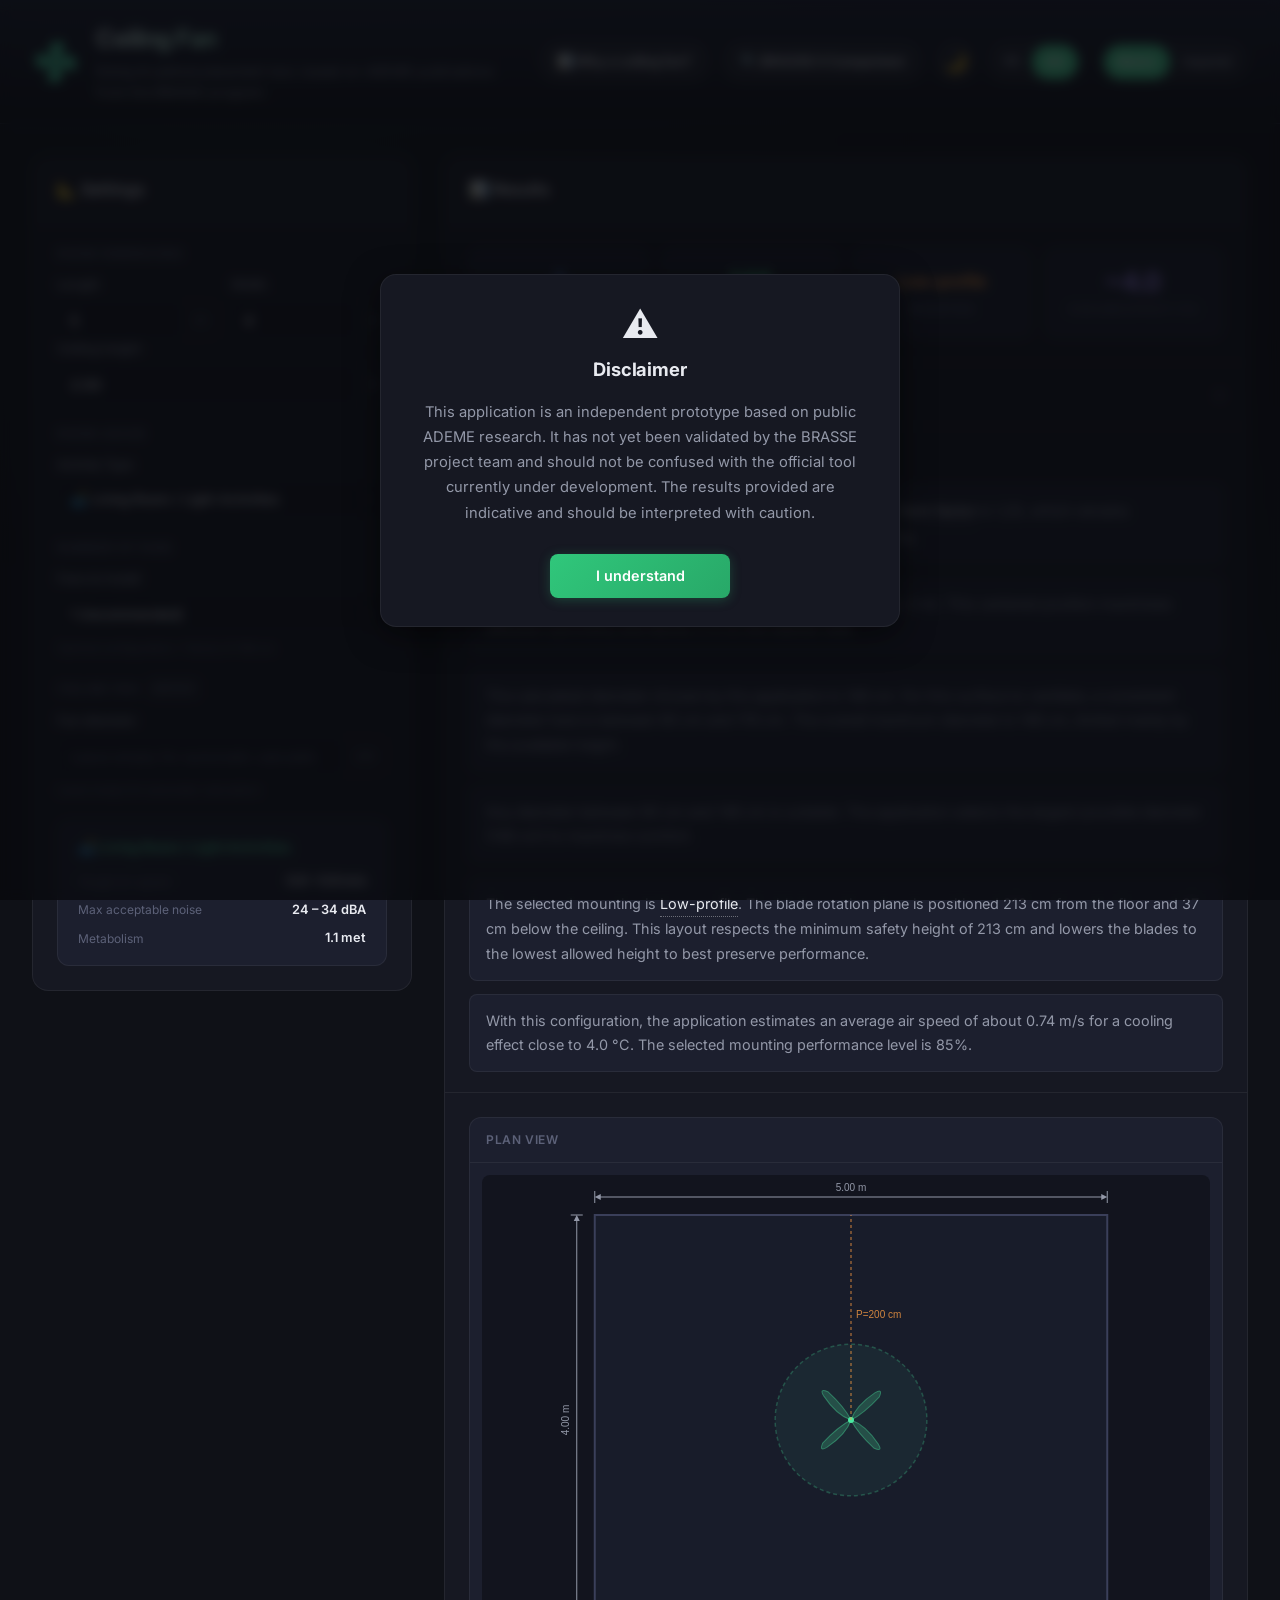
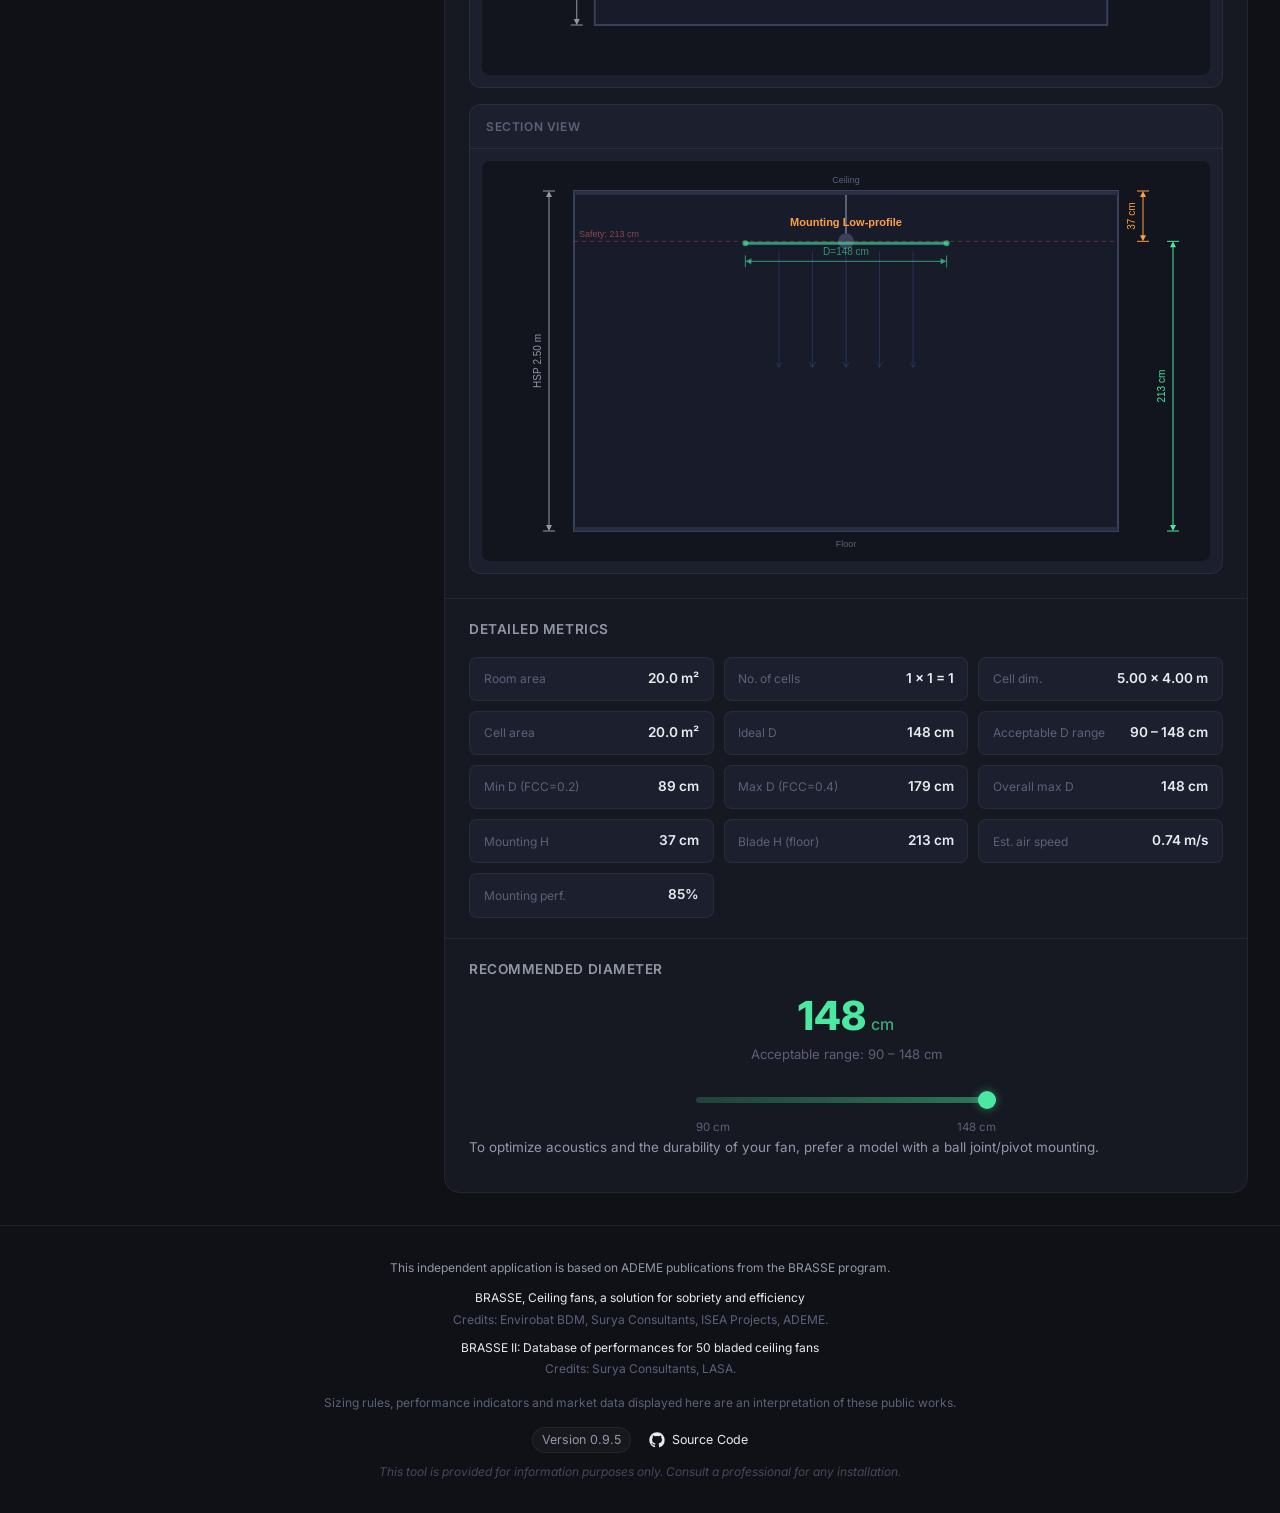
<file: index.html>
<!DOCTYPE html>
<html lang="fr">
<head>
    <meta charset="UTF-8">
    <meta name="viewport" content="width=device-width, initial-scale=1.0">
    <title>BRASSE — Placement de brasseurs d'air</title>
    <meta name="description" content="Outil de dimensionnement et placement optimal de brasseurs d'air plafonniers selon les règles BRASSE.">
    <link rel="preconnect" href="https://fonts.googleapis.com">
    <link rel="preconnect" href="https://fonts.gstatic.com" crossorigin>
    <link href="https://fonts.googleapis.com/css2?family=Inter:wght@300;400;500;600;700;800&display=swap" rel="stylesheet">
    <link rel="stylesheet" href="styles.css">
    <script src="i18n.js"></script>
</head>
<body>
    <!-- Disclaimer modal (first-load validation) -->
    <div id="disclaimer-modal" class="modal-overlay hidden" role="dialog" aria-modal="true" aria-labelledby="disclaimer-title">
        <div class="modal-card">
            <div class="modal-icon">⚠️</div>
            <h2 id="disclaimer-title" class="modal-title" data-i18n="disclaimer_title">Avertissement</h2>
            <p class="modal-text" data-i18n="disclaimer_body">Cette application est un prototype indépendant fondé sur des travaux publics de recherche de l’ADEME. Elle n’a pas encore été validée par les équipes du projet BRASSE et ne doit pas être confondue avec l’outil officiel en cours de développement. Les résultats fournis sont donnés à titre indicatif et doivent être interprétés avec prudence.</p>
            <button id="disclaimer-accept" class="btn-primary" type="button" data-i18n="disclaimer_accept">J'ai compris</button>
        </div>
    </div>

    <!-- Header -->
    <header id="app-header">
        <div class="header-content">
            <div class="logo-area">
                <div class="logo-icon">
                    <img src="fan.svg" alt="Brasseur d'air" width="48" height="48">
                </div>
                <div>
                    <h1 data-i18n="app_title">Brasseur d'Air</h1>
                    <a href="#app-footer" class="subtitle subtitle-link" data-i18n="header_subtitle">Outil de dimensionnement &amp; placement optimal, basé sur les publications ADEME du programme BRASSE.</a>
                </div>
            </div>
            <div class="header-controls">
                <a href="givoni.html" class="header-btn" data-i18n-title="header_btn_why" data-i18n="header_btn_why">
                    <span>📊</span> Pourquoi le brasseur d'air ?
                </a>
                <a href="comparatif.html" class="header-btn" data-i18n-title="header_btn_comparatif" data-i18n="header_btn_comparatif">
                    <span>🔍</span> Comparatif BRASSE II
                </a>
                <button id="theme-toggle" class="theme-toggle" type="button" data-i18n-aria="theme_toggle_label" data-i18n-title="theme_toggle_title">
                    <span class="theme-icon">🌙</span>
                </button>
                <div class="lang-switcher">
                    <button class="lang-btn active" data-lang="fr">FR</button>
                    <button class="lang-btn" data-lang="en">EN</button>
                </div>
                <div class="unit-switcher" style="margin-left: 8px;" data-i18n-title="unit_toggle_title">
                    <button class="unit-btn active" data-unit-sys="metric" data-i18n="unit_metric">Métrique</button>
                    <button class="unit-btn" data-unit-sys="imperial" data-i18n="unit_imperial">Impérial</button>
                </div>
            </div>
        </div>
    </header>

    <main id="app-main">
        <!-- Input Panel -->
        <section id="input-panel" class="panel">
            <div class="panel-header">
                <h2 data-i18n="panel_settings">
                    <span class="panel-icon">📐</span>
                    Paramètres
                </h2>
            </div>
            <form id="calc-form" autocomplete="off">
                <!-- Room dimensions -->
                <fieldset class="input-group">
                    <legend data-i18n="room_dimensions">Dimensions de la pièce</legend>
                    <div class="input-row">
                        <div class="input-field">
                            <label for="room-length" data-i18n="label_length">Longueur</label>
                            <div class="input-with-unit">
                                <input type="number" id="room-length" min="1" max="50" step="0.01" value="5" required>
                                <span class="unit" data-unit="length">m</span>
                            </div>
                        </div>
                        <div class="input-field">
                            <label for="room-width" data-i18n="label_width">Largeur</label>
                            <div class="input-with-unit">
                                <input type="number" id="room-width" min="1" max="50" step="0.01" value="4" required>
                                <span class="unit" data-unit="length">m</span>
                            </div>
                        </div>
                    </div>
                    <div class="input-row">
                        <div class="input-field full-width">
                            <label for="room-height" data-i18n="label_height">Hauteur sous plafond</label>
                            <div class="input-with-unit">
                                <input type="number" id="room-height" min="2" max="20" step="0.01" value="2.50" required>
                                <span class="unit" data-unit="hsp">m</span>
                            </div>
                        </div>
                    </div>
                </fieldset>

                <!-- Usage -->
                <fieldset class="input-group">
                    <legend data-i18n="room_usage">Usage de la pièce</legend>
                    <div class="input-field">
                        <label for="room-usage" data-i18n="label_activity">Type d'activité</label>
                        <div class="select-wrapper">
                            <select id="room-usage">
                                <option value="chambre" data-i18n="usage_chambre">🛏️ Chambre / Repos</option>
                                <option value="sejour" selected data-i18n="usage_sejour">🛋️ Séjour / Activités douces</option>
                                <option value="bureau" data-i18n="usage_bureau">💼 Bureau / Tertiaire</option>
                                <option value="scolaire" data-i18n="usage_scolaire">🏫 Scolaire / Enseignement</option>
                                <option value="sport" data-i18n="usage_sport">🏃 Sport / Activités soutenues</option>
                            </select>
                        </div>
                    </div>
                </fieldset>

                <fieldset class="input-group">
                    <legend data-i18n="fan_count_group">Nombre de brasseurs</legend>
                    <div class="input-field">
                        <label for="fan-count" data-i18n="fan_count_label">Brasseurs à installer</label>
                        <div class="select-wrapper">
                            <select id="fan-count">
                                <option value="auto" selected>—</option>
                            </select>
                        </div>
                        <p id="fan-count-hint" class="input-hint" data-i18n="fan_count_hint_auto">Le nombre optimal est calculé automatiquement selon les dimensions de la pièce.</p>
                    </div>
                </fieldset>

                <!-- Fan diameter -->
                <fieldset class="input-group">
                    <legend data-i18n="fan_diameter_group">Brasseur d'air <span class="optional-tag">optionnel</span></legend>
                    <div class="input-field">
                        <label for="fan-diameter" data-i18n="fan_diameter_label">Diamètre du brasseur</label>
                        <div class="input-with-unit">
                            <input type="number" id="fan-diameter" min="40" max="300" step="1" data-i18n-placeholder="fan_diameter_hint" placeholder="Auto">
                            <span class="unit" data-unit="diameter">cm</span>
                        </div>
                        <p class="input-hint" data-i18n="fan_diameter_hint">Laissez vide pour un calcul automatique</p>
                    </div>
                </fieldset>

            </form>

            <!-- Usage info card -->
            <div id="usage-info" class="info-card">
                <h3 id="usage-info-title">Séjour / Activités douces</h3>
                <div class="info-grid">
                    <div class="info-item">
                        <span class="info-label" data-i18n="v_target_label">Vitesse d'air cible</span>
                        <span class="info-value" id="usage-v-target">0,6 – 0,8 m/s</span>
                    </div>
                    <div class="info-item">
                        <span class="info-label" data-i18n="dba_target_label">Bruit max acceptable</span>
                        <span class="info-value" id="usage-dba-target">24 – 34 dBA</span>
                    </div>
                    <div class="info-item">
                        <span class="info-label" data-i18n="met_label">Métabolisme</span>
                        <span class="info-value" id="usage-met">1,1 met</span>
                    </div>
                </div>
            </div>
        </section>

        <!-- Results Panel -->
        <section id="results-panel" class="panel">
            <div class="panel-header">
                <h2 data-i18n="panel_results">
                    <span class="panel-icon">📊</span>
                    Résultats
                </h2>
            </div>

            <!-- Placeholder when no results -->
            <div id="results-placeholder" class="placeholder-message">
                <div class="placeholder-icon">🌀</div>
                <p data-i18n="results_placeholder">Renseignez les dimensions de votre pièce pour voir le placement optimal se mettre à jour automatiquement.</p>
            </div>

            <!-- Results content (hidden initially) -->
            <div id="results-content" class="hidden">
                <!-- Summary cards -->
                <div id="summary-cards" class="summary-grid">
                    <div class="summary-card card-fans">
                        <div class="card-value" id="result-num-fans">—</div>
                        <div class="card-label" data-i18n="card_fans">Brasseur(s)</div>
                    </div>
                    <div class="summary-card card-diameter">
                        <div class="card-value" id="result-diameter">—</div>
                        <div class="card-label" data-i18n="card_diameter">Diamètre (cm)</div>
                    </div>
                    <div class="summary-card card-mounting">
                        <div class="card-value" id="result-mounting">—</div>
                        <div class="card-label" data-i18n="card_mounting">Montage</div>
                    </div>
                    <div class="summary-card card-ce">
                        <div class="card-value" id="result-ce">—</div>
                        <div class="card-label" data-i18n="card_ce">Effet rafraîchissant (°C)</div>
                    </div>
                </div>

                <!-- Constraints checklist -->
                <details id="constraints-section" class="results-section constraints-accordion">
                    <summary>
                        <h3 data-i18n="constraints_title">Vérification des contraintes</h3>
                    </summary>
                    <ul id="constraints-list" class="constraints-list"></ul>
                </details>

                <div id="explanation-section" class="results-section">
                    <h3 data-i18n="explanation_title">Explication du choix</h3>
                    <div id="results-explanation" class="results-explanation"></div>
                </div>

                <!-- Visualizations -->
                <div class="viz-container">
                    <div class="viz-block">
                        <h3 data-i18n="view_plan">Vue en plan</h3>
                        <div class="canvas-wrapper">
                            <canvas id="canvas-plan" width="600" height="500"></canvas>
                        </div>
                    </div>
                    <div class="viz-block">
                        <h3 data-i18n="view_section">Vue en coupe</h3>
                        <div class="canvas-wrapper">
                            <canvas id="canvas-section" width="600" height="400"></canvas>
                        </div>
                    </div>
                </div>

                <!-- Detailed metrics -->
                <div id="metrics-section" class="results-section">
                    <h3 data-i18n="metrics_title">Métriques détaillées</h3>
                    <div class="metrics-grid" id="metrics-grid"></div>
                </div>

                <!-- Diameter recommendation -->
                <div id="market-section" class="results-section">
                    <h3 data-i18n="diameter_rec_title">Diamètre recommandé</h3>
                    <div id="diameter-recommendation"></div>
                    <p class="market-note" data-i18n="market_note">Afin d'optimiser l'acoustique et la pérennité de votre brasseur, privilégiez un modèle avec fixation sur rotule/pivot.</p>
                </div>
            </div>
        </section>
    </main>

    <!-- Footer -->
    <footer id="app-footer">
        <p class="footer-intro" data-i18n="footer_intro">Cette application indépendante s'appuie sur les publications ADEME du programme BRASSE.</p>
        <ul class="footer-sources">
            <li>
                <a href="https://librairie.ademe.fr/energies/6791-brasse.html" target="_blank" rel="noopener noreferrer" data-i18n="footer_sources_brasse1">BRASSE, Brasseurs d'air, une solution de sobriété et d'efficacité</a>
                <span data-i18n="footer_sources_brasse1_credits">Crédits : Envirobat BDM, Surya Consultants, ISEA Projects, ADEME.</span>
            </li>
            <li>
                <a href="https://librairie.ademe.fr/batiment/9035-brasse-ii-base-de-donnees-des-performances-de-50-brasseurs-d-air-plafonniers-a-pales.html" target="_blank" rel="noopener noreferrer" data-i18n="footer_sources_brasse2">BRASSE II : Base de données des performances de 50 brasseurs d'air plafonniers à pales</a>
                <span data-i18n="footer_sources_brasse2_credits">Crédits : Surya Consultants, LASA.</span>
            </li>
        </ul>
        <p data-i18n="footer_rules_interpretation">Les règles de calepinage, indicateurs de performance et données marché affichés ici sont une interprétation de ces travaux publics.</p>
        <div class="footer-project-links">
            <span class="footer-version" data-i18n="footer_version">Version 0.9.5</span>
            <a class="footer-github-link" href="https://github.com/guilamu/brasseur-dair" target="_blank" rel="noopener noreferrer" aria-label="Accéder au code source sur GitHub">
                <svg viewBox="0 0 24 24" aria-hidden="true" focusable="false">
                    <path d="M12 .5C5.65.5.5 5.65.5 12c0 5.09 3.29 9.4 7.86 10.92.58.11.79-.25.79-.56 0-.28-.01-1.19-.02-2.15-3.2.7-3.88-1.36-3.88-1.36-.53-1.33-1.28-1.68-1.28-1.68-1.05-.72.08-.71.08-.71 1.16.08 1.78 1.2 1.78 1.2 1.03 1.76 2.69 1.25 3.35.95.1-.75.4-1.25.73-1.54-2.56-.29-5.26-1.28-5.26-5.72 0-1.27.45-2.3 1.19-3.11-.12-.29-.52-1.47.11-3.06 0 0 .97-.31 3.19 1.19a11.1 11.1 0 0 1 5.81 0c2.22-1.5 3.19-1.19 3.19-1.19.63 1.59.23 2.77.11 3.06.74.81 1.19 1.84 1.19 3.11 0 4.45-2.71 5.42-5.29 5.71.42.36.79 1.06.79 2.14 0 1.55-.01 2.79-.01 3.17 0 .31.21.68.8.56A11.5 11.5 0 0 0 23.5 12C23.5 5.65 18.35.5 12 .5Z"/>
                </svg>
                <span data-i18n="footer_code_source">Code source</span>
            </a>
        </div>
        <p class="disclaimer" data-i18n="footer_disclaimer">Cet outil est fourni à titre indicatif. Consultez un professionnel pour toute installation.</p>
    </footer>

    <script src="app.js"></script>
</body>
</html>
</file>
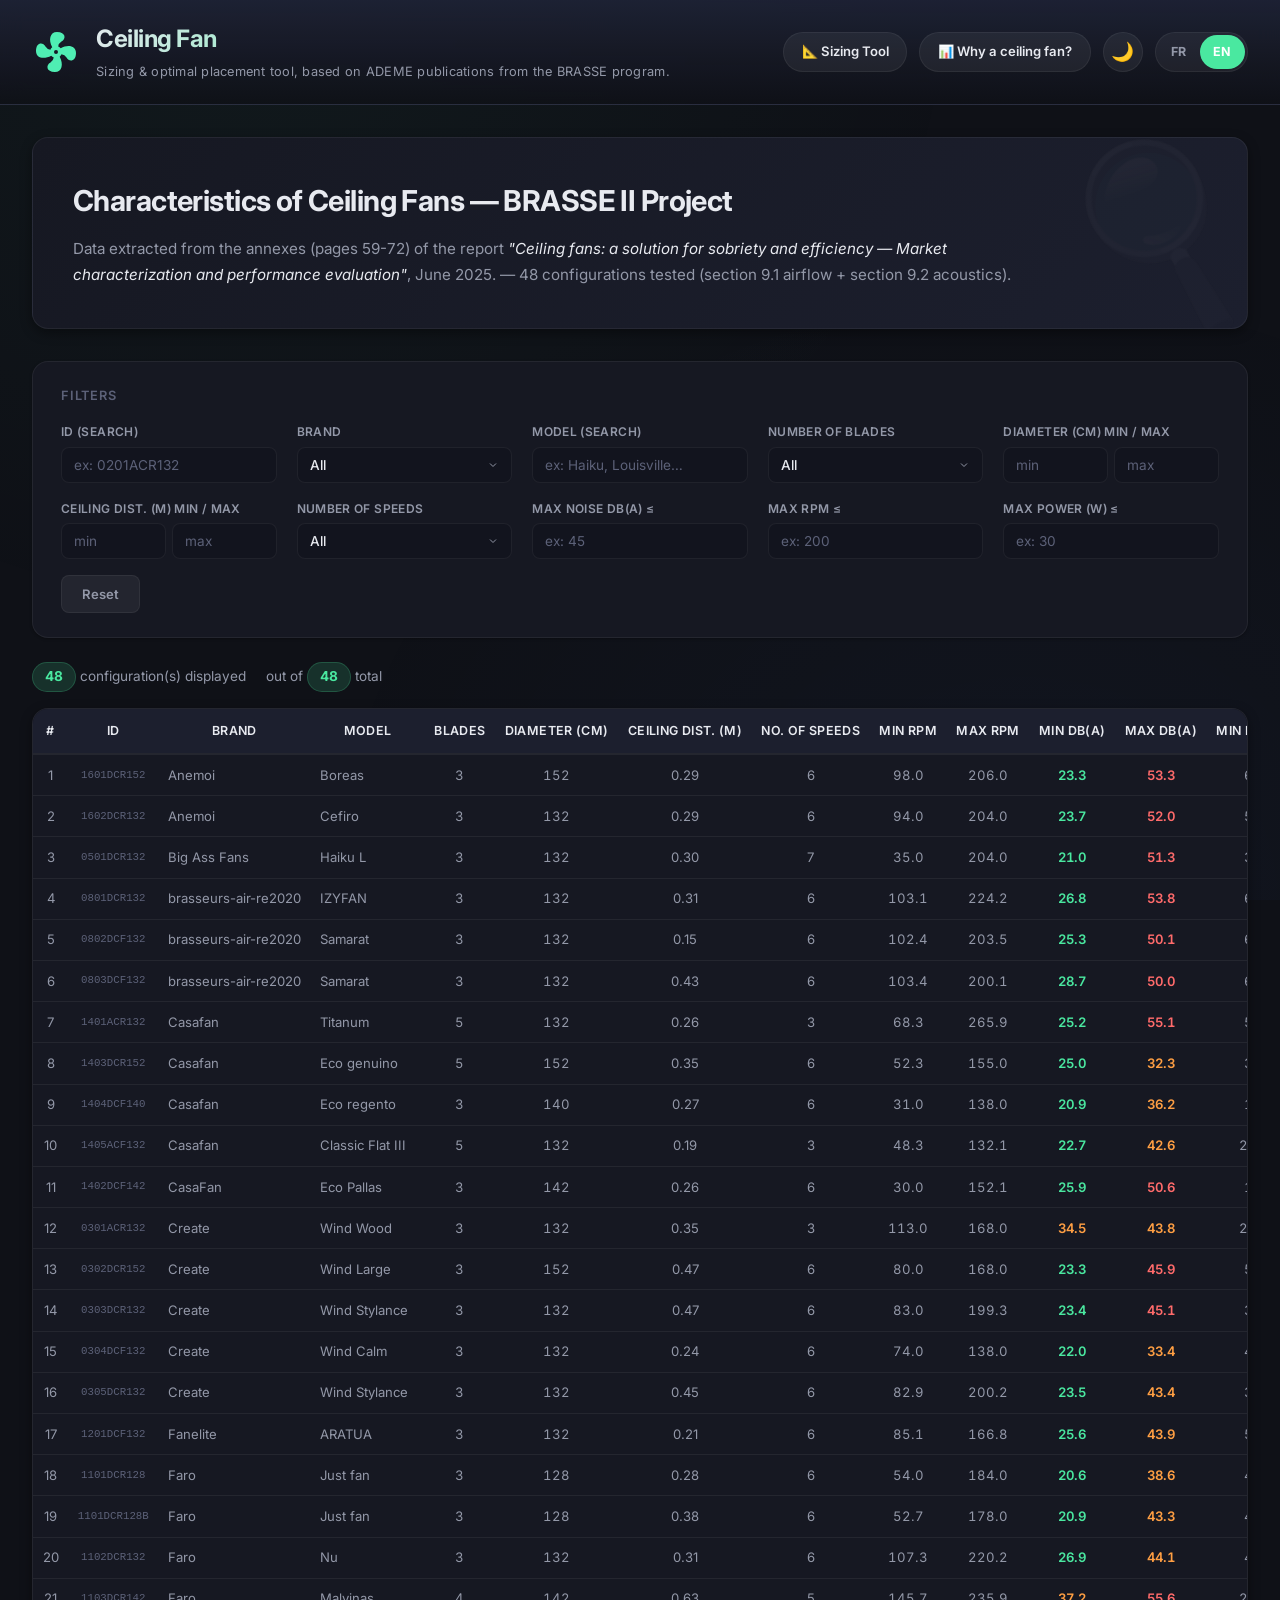
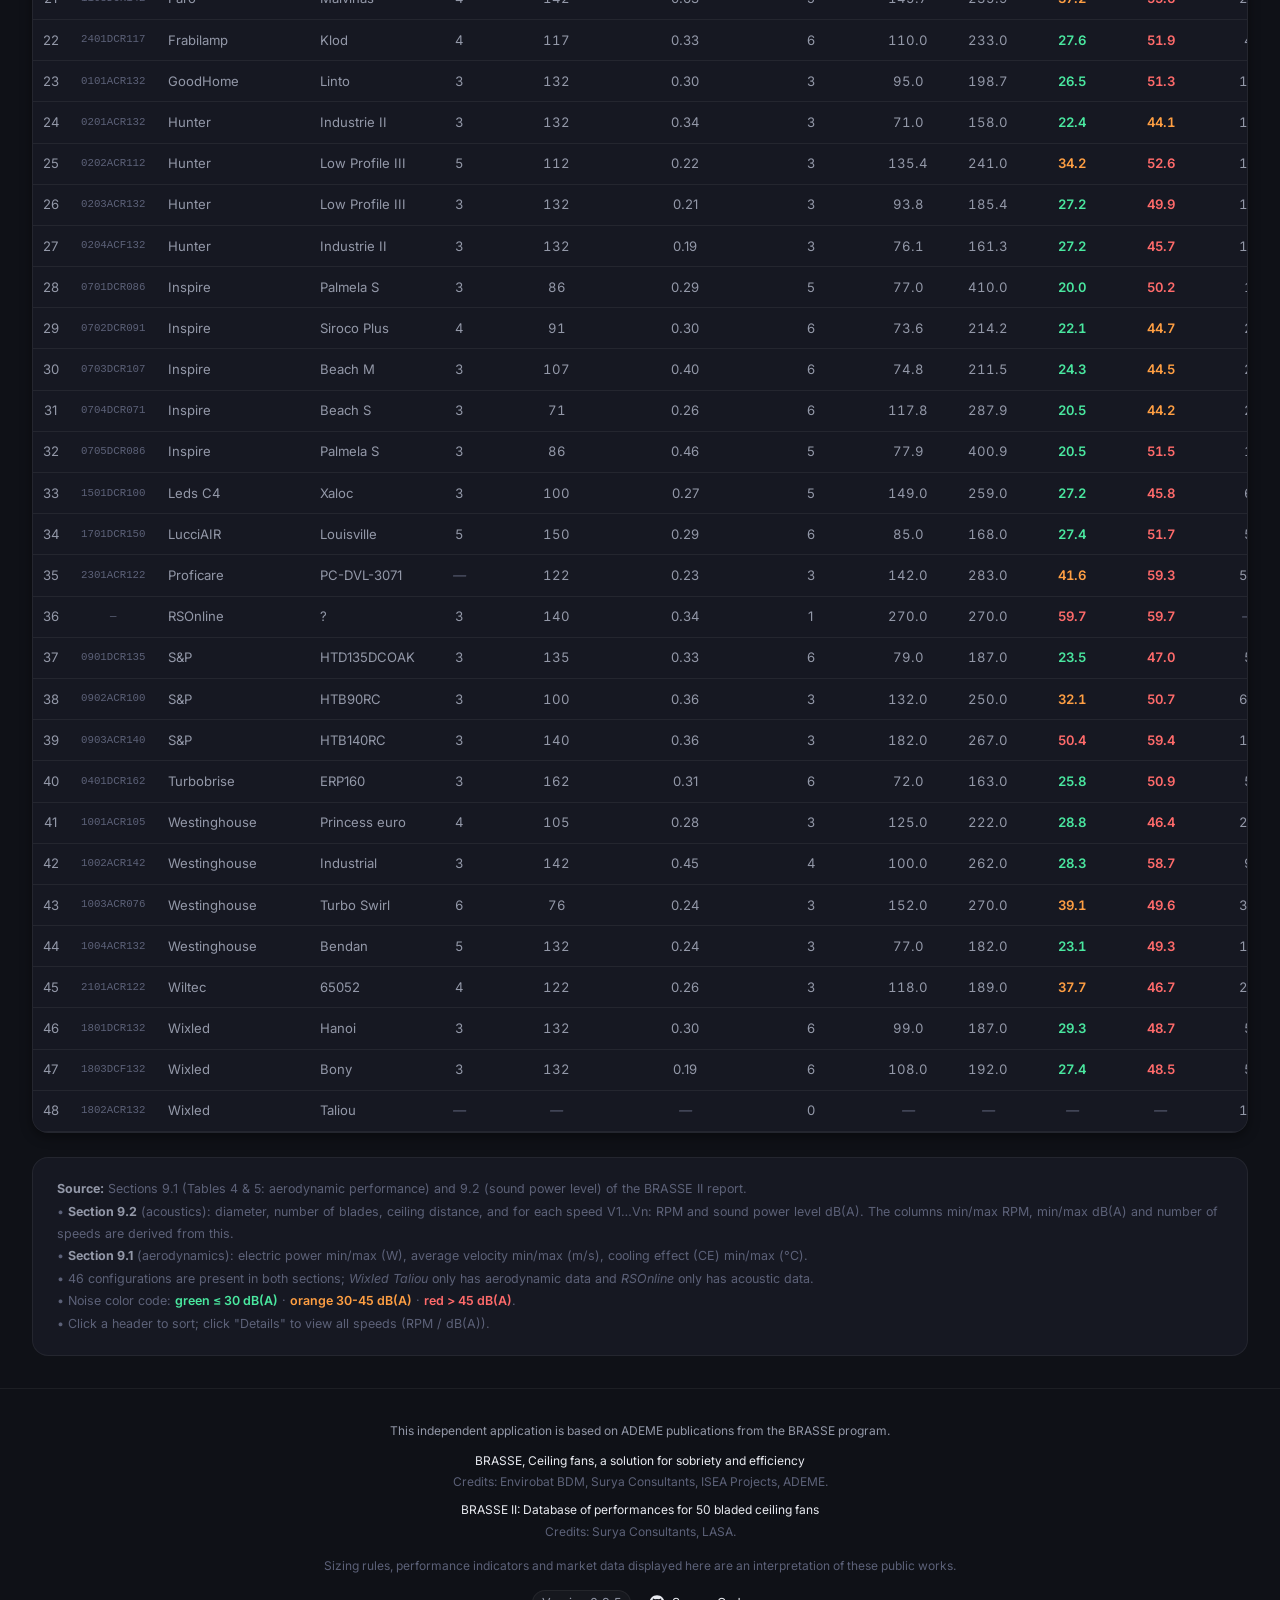
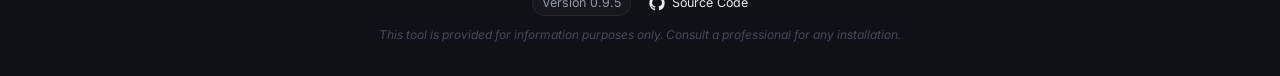
<file: comparatif.html>
<!DOCTYPE html>
<html lang="fr">
<head>
    <meta charset="UTF-8">
    <meta name="viewport" content="width=device-width, initial-scale=1.0">
    <title>Comparatif brasseurs d'air — Projet BRASSE II (2025)</title>
    <meta name="description" content="Tableau comparatif des 48 brasseurs d'air plafonniers testés dans le cadre du projet BRASSE II. Filtrez par marque, diamètre, bruit et performances.">
    <link rel="preconnect" href="https://fonts.googleapis.com">
    <link rel="preconnect" href="https://fonts.gstatic.com" crossorigin>
    <link href="https://fonts.googleapis.com/css2?family=Inter:wght@300;400;500;600;700;800&display=swap" rel="stylesheet">
    <link rel="stylesheet" href="styles.css">
    <script src="i18n.js"></script>

    <style>
        /* ===== Comparatif-specific styles ===== */
        .comparatif-container {
            position: relative;
            z-index: 1;
            max-width: 1600px;
            margin: 0 auto;
            padding: 2rem;
        }

        /* Hero / Intro */
        .comparatif-hero {
            margin-bottom: 2rem;
            background: linear-gradient(135deg, var(--bg-secondary) 0%, var(--bg-tertiary) 100%);
            border: 1px solid var(--border);
            border-radius: var(--radius-lg);
            padding: 2.5rem;
            box-shadow: var(--shadow-md);
            position: relative;
            overflow: hidden;
        }

        .comparatif-hero::after {
            content: "🔍";
            position: absolute;
            right: -20px;
            bottom: -30px;
            font-size: 10rem;
            opacity: 0.04;
            transform: rotate(15deg);
        }

        .comparatif-hero h2 {
            font-size: 1.8rem;
            font-weight: 700;
            letter-spacing: -0.02em;
            color: var(--text-primary);
            margin-bottom: 0.75rem;
        }

        .comparatif-hero p {
            font-size: 0.95rem;
            color: var(--text-secondary);
            max-width: 950px;
            line-height: 1.7;
        }

        .comparatif-hero em {
            color: var(--text-primary);
            font-style: italic;
        }

        /* Filters */
        .filters-panel {
            background: var(--bg-secondary);
            border: 1px solid var(--border);
            border-radius: var(--radius-lg);
            padding: 1.5rem 1.75rem;
            margin-bottom: 1.5rem;
            box-shadow: var(--shadow-sm);
        }

        .filters-panel h3 {
            font-size: 0.8rem;
            font-weight: 600;
            text-transform: uppercase;
            letter-spacing: 0.06em;
            color: var(--text-muted);
            margin-bottom: 1rem;
            display: flex;
            align-items: center;
            gap: 0.5rem;
        }

        .filter-grid {
            display: grid;
            grid-template-columns: repeat(auto-fill, minmax(200px, 1fr));
            gap: 1rem 1.25rem;
            align-items: end;
        }

        .filter-item label {
            display: block;
            font-size: 0.75rem;
            font-weight: 600;
            text-transform: uppercase;
            letter-spacing: 0.03em;
            color: var(--text-secondary);
            margin-bottom: 0.35rem;
        }

        .filter-item select,
        .filter-item input {
            width: 100%;
            padding: 0.55rem 0.75rem;
            background: var(--bg-input);
            border: 1px solid var(--border);
            border-radius: var(--radius-sm);
            color: var(--text-primary);
            font-family: var(--font);
            font-size: 0.85rem;
            font-weight: 500;
            outline: none;
            transition: border-color 250ms ease, box-shadow 250ms ease;
        }

        .filter-item select:focus,
        .filter-item input:focus {
            border-color: var(--border-focus);
            box-shadow: 0 0 0 3px rgba(74, 232, 160, 0.08);
        }

        .filter-item select {
            appearance: none;
            cursor: pointer;
            background-image: url("data:image/svg+xml,%3Csvg xmlns='http://www.w3.org/2000/svg' width='12' height='12' viewBox='0 0 24 24' fill='none' stroke='%239398a8' stroke-width='2'%3E%3Cpolyline points='6 9 12 15 18 9'%3E%3C/polyline%3E%3C/svg%3E");
            background-repeat: no-repeat;
            background-position: right 0.75rem center;
            padding-right: 2rem;
        }

        .filter-item select option {
            background: var(--bg-secondary);
            color: var(--text-primary);
        }

        .filter-item input::placeholder {
            color: var(--text-muted);
            font-weight: 400;
        }

        .range-pair {
            display: flex;
            gap: 6px;
        }

        .range-pair input {
            width: 50%;
        }

        #btnReset {
            height: 38px;
            padding: 0 1.25rem;
            background: rgba(255, 255, 255, 0.06);
            border: 1px solid var(--border);
            border-radius: var(--radius-sm);
            color: var(--text-secondary);
            font-family: var(--font);
            font-size: 0.82rem;
            font-weight: 600;
            cursor: pointer;
            transition: background 150ms ease, color 150ms ease, transform 150ms ease;
        }

        #btnReset:hover {
            background: rgba(255, 255, 255, 0.1);
            color: var(--text-primary);
            transform: translateY(-1px);
        }

        [data-theme="light"] #btnReset {
            background: rgba(0, 0, 0, 0.04);
        }

        [data-theme="light"] #btnReset:hover {
            background: rgba(0, 0, 0, 0.08);
        }

        /* Stats bar */
        .stats-bar {
            display: flex;
            gap: 1.25rem;
            margin-bottom: 1rem;
            font-size: 0.85rem;
            color: var(--text-secondary);
            align-items: center;
        }

        .stats-bar .badge {
            display: inline-flex;
            align-items: center;
            justify-content: center;
            background: var(--accent-glow);
            color: var(--accent);
            padding: 0.2rem 0.75rem;
            border-radius: 20px;
            font-weight: 700;
            font-size: 0.85rem;
            min-width: 28px;
            border: 1px solid rgba(74, 232, 160, 0.2);
        }

        /* Table */
        .table-wrap {
            overflow-x: auto;
            background: var(--bg-secondary);
            border: 1px solid var(--border);
            border-radius: var(--radius-lg);
            box-shadow: var(--shadow-md);
        }

        table {
            border-collapse: collapse;
            width: 100%;
            font-size: 0.82rem;
            min-width: 1500px;
        }

        thead th {
            background: var(--bg-tertiary);
            color: var(--text-primary);
            padding: 0.75rem 0.6rem;
            text-align: center;
            cursor: pointer;
            white-space: nowrap;
            user-select: none;
            position: sticky;
            top: 0;
            z-index: 10;
            font-weight: 600;
            font-size: 0.78rem;
            text-transform: uppercase;
            letter-spacing: 0.03em;
            border-bottom: 2px solid var(--border);
            transition: background 150ms ease, color 150ms ease;
        }

        thead th:hover {
            background: var(--bg-card-hover);
            color: var(--accent);
        }

        thead th .sort-arrow {
            font-size: 0.7em;
            opacity: 0.5;
        }

        thead th.sorted-asc .sort-arrow::after {
            content: " ▲";
            opacity: 1;
            color: var(--accent);
        }

        thead th.sorted-desc .sort-arrow::after {
            content: " ▼";
            opacity: 1;
            color: var(--accent);
        }

        tbody td {
            padding: 0.6rem 0.6rem;
            border-bottom: 1px solid var(--border);
            text-align: center;
            white-space: nowrap;
            color: var(--text-secondary);
            transition: background 150ms ease, color 150ms ease;
        }

        tbody tr:nth-child(even) {
            background: rgba(255, 255, 255, 0.015);
        }

        [data-theme="light"] tbody tr:nth-child(even) {
            background: rgba(0, 0, 0, 0.02);
        }

        tbody tr:hover td {
            background: rgba(74, 232, 160, 0.04);
            color: var(--text-primary);
        }

        [data-theme="light"] tbody tr:hover td {
            background: rgba(34, 181, 115, 0.06);
        }

        tbody tr.detail-row td {
            background: var(--bg-tertiary);
            padding: 1rem 1.5rem;
            text-align: left;
        }

        /* Speed detail table */
        .speed-table {
            width: auto;
            font-size: 0.85em;
            border: 1px solid var(--border);
            border-radius: var(--radius-sm);
            overflow: hidden;
            min-width: auto;
        }

        .speed-table th,
        .speed-table td {
            padding: 0.4rem 1rem;
            text-align: center;
            border: none;
            border-bottom: 1px solid var(--border);
        }

        .speed-table th {
            background: var(--bg-card);
            color: var(--text-primary);
            font-weight: 600;
            font-size: 0.8rem;
            position: static;
            text-transform: none;
            letter-spacing: 0;
        }

        .speed-table td {
            color: var(--text-secondary);
        }

        /* Data styling */
        .id-cell {
            font-family: 'Consolas', 'Courier New', monospace;
            font-size: 0.82em;
            color: var(--text-muted);
        }

        .toggle-detail {
            cursor: pointer;
            color: var(--blue);
            text-decoration: none;
            font-size: 0.82em;
            font-weight: 600;
            padding: 0.25rem 0.6rem;
            border-radius: var(--radius-sm);
            transition: background 150ms ease, color 150ms ease;
        }

        .toggle-detail:hover {
            background: var(--blue-dim);
            color: var(--text-primary);
        }

        .num {
            font-variant-numeric: tabular-nums;
        }

        .na {
            color: var(--text-muted);
            font-style: italic;
        }

        .db-low {
            color: var(--accent);
            font-weight: 600;
        }

        .db-mid {
            color: var(--orange);
            font-weight: 600;
        }

        .db-high {
            color: var(--red);
            font-weight: 600;
        }

        /* Footer note */
        .footer-note {
            margin-top: 1.5rem;
            padding: 1.25rem 1.5rem;
            background: var(--bg-secondary);
            border: 1px solid var(--border);
            border-radius: var(--radius-lg);
            font-size: 0.78rem;
            color: var(--text-muted);
            line-height: 1.8;
        }

        .footer-note strong {
            color: var(--text-secondary);
        }

        /* Responsive */
        @media (max-width: 768px) {
            .comparatif-container {
                padding: 1rem;
            }

            .comparatif-hero {
                padding: 1.5rem;
            }

            .comparatif-hero h2 {
                font-size: 1.3rem;
            }

            .filter-grid {
                grid-template-columns: 1fr 1fr;
            }
        }

        @media (max-width: 480px) {
            .filter-grid {
                grid-template-columns: 1fr;
            }
        }
    </style>
</head>
<body>

    <!-- Header -->
    <header id="app-header">
        <div class="header-content">
            <div class="logo-area">
                <div class="logo-icon">
                    <img src="fan.svg" alt="Brasseur d'air" width="48" height="48">
                </div>
                <div>
                    <h1 data-i18n="app_title">Brasseur d'Air</h1>
                    <a href="#app-footer" class="subtitle subtitle-link" data-i18n="header_subtitle">Outil de dimensionnement &amp; placement optimal, basé sur les publications ADEME du programme BRASSE.</a>
                </div>
            </div>
            <div class="header-controls">
                <a href="index.html" class="header-btn" data-i18n-title="header_btn_sizing" data-i18n="header_btn_sizing">
                    <span>📐</span> Outil Calepinage
                </a>
                <a href="givoni.html" class="header-btn" data-i18n-title="header_btn_why" data-i18n="header_btn_why">
                    <span>📊</span> Pourquoi le brasseur d'air ?
                </a>
                <button id="theme-toggle" class="theme-toggle" type="button" data-i18n-aria="theme_toggle_label" data-i18n-title="theme_toggle_title">
                    <span class="theme-icon">🌙</span>
                </button>
                <div class="lang-switcher">
                    <button class="lang-btn active" data-lang="fr">FR</button>
                    <button class="lang-btn" data-lang="en">EN</button>
                </div>
            </div>
        </div>
    </header>

    <div class="comparatif-container">

        <!-- Hero Introduction -->
        <section class="comparatif-hero">
            <h2 data-i18n="comparatif_hero_title">Caractéristiques des brasseurs d'air — Projet BRASSE II</h2>
            <p data-i18n="comparatif_hero_desc">
                Données extraites des annexes (pages 59-72) du rapport
                <em>« Brasseurs d'air : une solution de sobriété et d'efficacité — Caractérisation du marché et évaluation des performances »</em>, Juin 2025.
                &mdash; 48 configurations testées (section 9.1 aéraulique + section 9.2 acoustique).
            </p>
        </section>

        <!-- Filters -->
        <div id="filters" class="filters-panel">
            <h3 data-i18n="comparatif_filters"><span>🔎</span> Filtres</h3>
            <div class="filter-grid">
                <div class="filter-item">
                    <label data-i18n="comparatif_label_id">ID (recherche)</label>
                    <input type="text" id="f_id" placeholder="ex: 0201ACR132">
                </div>
                <div class="filter-item">
                    <label data-i18n="comparatif_label_brand">Marque</label>
                    <select id="f_marque">
                        <option value="" data-i18n="comparatif_all_marques">Toutes</option>
                    </select>
                </div>
                <div class="filter-item">
                    <label data-i18n="comparatif_label_model">Modèle (recherche)</label>
                    <input type="text" id="f_modele" placeholder="ex: Haiku, Louisville…">
                </div>
                <div class="filter-item">
                    <label data-i18n="comparatif_label_blades">Nombre de pales</label>
                    <select id="f_pales">
                        <option value="" data-i18n="comparatif_all">Tous</option>
                        <option value="3">3</option>
                        <option value="4">4</option>
                        <option value="5">5</option>
                        <option value="6">6</option>
                    </select>
                </div>
                <div class="filter-item">
                    <label data-i18n="comparatif_label_diam">Diamètre (cm) min / max</label>
                    <div class="range-pair">
                        <input type="number" id="f_diam_min" placeholder="min" min="0">
                        <input type="number" id="f_diam_max" placeholder="max" min="0">
                    </div>
                </div>
                <div class="filter-item">
                    <label data-i18n="comparatif_label_dist">Distance plafond (m) min / max</label>
                    <div class="range-pair">
                        <input type="number" id="f_dist_min" placeholder="min" step="0.01" min="0">
                        <input type="number" id="f_dist_max" placeholder="max" step="0.01" min="0">
                    </div>
                </div>
                <div class="filter-item">
                    <label data-i18n="comparatif_label_speeds">Nombre de vitesses</label>
                    <select id="f_vitesses">
                        <option value="" data-i18n="comparatif_all">Tous</option>
                        <option value="1">1</option>
                        <option value="3">3</option>
                        <option value="4">4</option>
                        <option value="5">5</option>
                        <option value="6">6</option>
                        <option value="7">7</option>
                    </select>
                </div>
                <div class="filter-item">
                    <label data-i18n="comparatif_label_db">Bruit max dB(A) ≤</label>
                    <input type="number" id="f_dbmax" placeholder="ex: 45" step="0.1">
                </div>
                <div class="filter-item">
                    <label data-i18n="comparatif_label_rpm">RPM max ≤</label>
                    <input type="number" id="f_rpmmax" placeholder="ex: 200" step="0.1">
                </div>
                <div class="filter-item">
                    <label data-i18n="comparatif_label_power">Puissance max (W) ≤</label>
                    <input type="number" id="f_pmax" placeholder="ex: 30" step="0.1">
                </div>
                <div class="filter-item" style="display:flex; align-items:end;">
                    <button id="btnReset" onclick="resetFilters()" data-i18n="comparatif_reset">Réinitialiser</button>
                </div>
            </div>
        </div>

        <!-- Stats -->
        <div id="stats" class="stats-bar">
            <span><span id="stat_count" class="badge">0</span> <span data-i18n="comparatif_stats_displayed">configuration(s) affichée(s)</span></span>
            <span><span data-i18n="comparatif_stats_out_of">sur</span> <span id="stat_total" class="badge">0</span> <span data-i18n="comparatif_stats_total">au total</span></span>
        </div>

        <!-- Data Table -->
        <div class="table-wrap">
            <table id="dataTable">
                <thead>
                    <tr>
                        <th data-col="num" data-type="num">#</th>
                        <th data-col="id" data-type="str" data-i18n="comparatif_th_id">ID<span class="sort-arrow"></span></th>
                        <th data-col="marque" data-type="str" data-i18n="comparatif_th_brand">Marque<span class="sort-arrow"></span></th>
                        <th data-col="modele" data-type="str" data-i18n="comparatif_th_model">Modèle<span class="sort-arrow"></span></th>
                        <th data-col="pales" data-type="num" data-i18n="comparatif_th_blades">Pales<span class="sort-arrow"></span></th>
                        <th data-col="diam" data-type="num" data-i18n="comparatif_th_diam">Diamètre (cm)<span class="sort-arrow"></span></th>
                        <th data-col="dist" data-type="num" data-i18n="comparatif_th_dist">Dist. plafond (m)<span class="sort-arrow"></span></th>
                        <th data-col="nbVit" data-type="num" data-i18n="comparatif_th_speeds">Nb vitesses<span class="sort-arrow"></span></th>
                        <th data-col="rpmMin" data-type="num" data-i18n="comparatif_th_rpm_min">RPM min<span class="sort-arrow"></span></th>
                        <th data-col="rpmMax" data-type="num" data-i18n="comparatif_th_rpm_max">RPM max<span class="sort-arrow"></span></th>
                        <th data-col="dbMin" data-type="num" data-i18n="comparatif_th_db_min">dB(A) min<span class="sort-arrow"></span></th>
                        <th data-col="dbMax" data-type="num" data-i18n="comparatif_th_db_max">dB(A) max<span class="sort-arrow"></span></th>
                        <th data-col="P_min" data-type="num" data-i18n="comparatif_th_p_min">P min (W)<span class="sort-arrow"></span></th>
                        <th data-col="P_max" data-type="num" data-i18n="comparatif_th_p_max">P max (W)<span class="sort-arrow"></span></th>
                        <th data-col="vmoy_min" data-type="num" data-i18n="comparatif_th_v_min">V. moy. min (m/s)<span class="sort-arrow"></span></th>
                        <th data-col="vmoy_max" data-type="num" data-i18n="comparatif_th_v_max">V. moy. max (m/s)<span class="sort-arrow"></span></th>
                        <th data-col="ce_min" data-type="num" data-i18n="comparatif_th_ce_min">CE min (°C)<span class="sort-arrow"></span></th>
                        <th data-col="ce_max" data-type="num" data-i18n="comparatif_th_ce_max">CE max (°C)<span class="sort-arrow"></span></th>
                        <th data-i18n="comparatif_th_details">Détails</th>
                    </tr>
                </thead>
                <tbody id="tbody"></tbody>
            </table>
        </div>

        <!-- Footer note -->
        <div class="footer-note" data-i18n="comparatif_footer_note">
            <strong>Source :</strong> Sections 9.1 (Tableaux 4 &amp; 5 : performances aérauliques) et 9.2 (niveau de puissance acoustique) du rapport BRASSE II.<br>
            &bull; <strong>Section 9.2</strong> (acoustique) : diamètre, nombre de pales, distance plafond, et pour chaque vitesse V1…Vn : RPM et niveau de puissance dB(A). Les colonnes RPM min/max, dB(A) min/max et nb vitesses en découlent.<br>
            &bull; <strong>Section 9.1</strong> (aéraulique) : puissance électrique min/max (W), vitesse moyenne min/max (m/s), cooling effect (CE) min/max (°C).<br>
            &bull; 46 configurations sont présentes dans les deux sections ; <em>Wixled Taliou</em> n'a que les données aérauliques et <em>RSOnline</em> n'a que les données acoustiques.<br>
            &bull; Code couleur bruit : <span class="db-low">vert ≤ 30 dB(A)</span> &middot; <span class="db-mid">orange 30-45 dB(A)</span> &middot; <span class="db-high">rouge &gt; 45 dB(A)</span>.<br>
            &bull; Cliquez sur un en-tête pour trier ; cliquez sur « Détails » pour voir toutes les vitesses (RPM / dB(A)).
        </div>
    </div>

    <!-- Footer -->
    <footer id="app-footer">
        <p class="footer-intro" data-i18n="footer_intro">Cette application indépendante s'appuie sur les publications ADEME du programme BRASSE.</p>
        <ul class="footer-sources">
            <li>
                <a href="https://librairie.ademe.fr/energies/6791-brasse.html" target="_blank" rel="noopener noreferrer" data-i18n="footer_sources_brasse1">BRASSE, Brasseurs d'air, une solution de sobriété et d'efficacité</a>
                <span data-i18n="footer_sources_brasse1_credits">Crédits : Envirobat BDM, Surya Consultants, ISEA Projects, ADEME.</span>
            </li>
            <li>
                <a href="https://librairie.ademe.fr/batiment/9035-brasse-ii-base-de-donnees-des-performances-de-50-brasseurs-d-air-plafonniers-a-pales.html" target="_blank" rel="noopener noreferrer" data-i18n="footer_sources_brasse2">BRASSE II : Base de données des performances de 50 brasseurs d'air plafonniers à pales</a>
                <span data-i18n="footer_sources_brasse2_credits">Crédits : Surya Consultants, LASA.</span>
            </li>
        </ul>
        <p data-i18n="footer_rules_interpretation">Les règles de calepinage, indicateurs de performance et données marché affichés ici sont une interprétation de ces travaux publics.</p>
        <div class="footer-project-links">
            <span class="footer-version" data-i18n="footer_version">Version 0.9.5</span>
            <a class="footer-github-link" href="https://github.com/guilamu/brasseur-dair" target="_blank" rel="noopener noreferrer" aria-label="Accéder au code source sur GitHub">
                <svg viewBox="0 0 24 24" aria-hidden="true" focusable="false">
                    <path d="M12 .5C5.65.5.5 5.65.5 12c0 5.09 3.29 9.4 7.86 10.92.58.11.79-.25.79-.56 0-.28-.01-1.19-.02-2.15-3.2.7-3.88-1.36-3.88-1.36-.53-1.33-1.28-1.68-1.28-1.68-1.05-.72.08-.71.08-.71 1.16.08 1.78 1.2 1.78 1.2 1.03 1.76 2.69 1.25 3.35.95.1-.75.4-1.25.73-1.54-2.56-.29-5.26-1.28-5.26-5.72 0-1.27.45-2.3 1.19-3.11-.12-.29-.52-1.47.11-3.06 0 0 .97-.31 3.19 1.19a11.1 11.1 0 0 1 5.81 0c2.22-1.5 3.19-1.19 3.19-1.19.63 1.59.23 2.77.11 3.06.74.81 1.19 1.84 1.19 3.11 0 4.45-2.71 5.42-5.29 5.71.42.36.79 1.06.79 2.14 0 1.55-.01 2.79-.01 3.17 0 .31.21.68.8.56A11.5 11.5 0 0 0 23.5 12C23.5 5.65 18.35.5 12 .5Z"/>
                </svg>
                <span data-i18n="footer_code_source">Code source</span>
            </a>
        </div>
        <p class="disclaimer" data-i18n="footer_disclaimer">Cet outil est fourni à titre indicatif. Consultez un professionnel pour toute installation.</p>
    </footer>

    <script>
    const fans = [{"id": "0101ACR132", "marque": "GoodHome", "modele": "Linto", "P_min": 14.0, "P_max": 55.0, "vmoy_min": 0.33, "vmoy_max": 0.73, "ce_min": 1.79, "ce_max": 3.09, "diam": 132.0, "pales": 3, "dist": 0.3, "speeds": [{"v": "V1", "rpm": 95.0, "db": 26.5}, {"v": "V2", "rpm": 123.3, "db": 35.2}, {"v": "V3", "rpm": 198.7, "db": 51.3}], "rpmMin": 95.0, "rpmMax": 198.7, "dbMin": 26.5, "dbMax": 51.3, "nbVit": 3}, {"id": "0201ACR132", "marque": "Hunter", "modele": "Industrie II", "P_min": 15.0, "P_max": 65.0, "vmoy_min": 0.35, "vmoy_max": 0.8, "ce_min": 1.89, "ce_max": 3.21, "diam": 132.0, "pales": 3, "dist": 0.34, "speeds": [{"v": "V1", "rpm": 71.0, "db": 22.4}, {"v": "V2", "rpm": 121.0, "db": 35.4}, {"v": "V3", "rpm": 158.0, "db": 44.1}], "rpmMin": 71.0, "rpmMax": 158.0, "dbMin": 22.4, "dbMax": 44.1, "nbVit": 3}, {"id": "0202ACR112", "marque": "Hunter", "modele": "Low Profile III", "P_min": 15.0, "P_max": 62.0, "vmoy_min": 0.33, "vmoy_max": 0.62, "ce_min": 1.76, "ce_max": 2.83, "diam": 112.0, "pales": 5, "dist": 0.22, "speeds": [{"v": "V1", "rpm": 135.4, "db": 34.2}, {"v": "V2", "rpm": 210.3, "db": 47.7}, {"v": "V3", "rpm": 241.0, "db": 52.6}], "rpmMin": 135.4, "rpmMax": 241.0, "dbMin": 34.2, "dbMax": 52.6, "nbVit": 3}, {"id": "0203ACR132", "marque": "Hunter", "modele": "Low Profile III", "P_min": 14.0, "P_max": 66.0, "vmoy_min": 0.41, "vmoy_max": 0.59, "ce_min": 2.14, "ce_max": 2.77, "diam": 132.0, "pales": 3, "dist": 0.21, "speeds": [{"v": "V1", "rpm": 93.8, "db": 27.2}, {"v": "V2", "rpm": 151.2, "db": 42.4}, {"v": "V3", "rpm": 185.4, "db": 49.9}], "rpmMin": 93.8, "rpmMax": 185.4, "dbMin": 27.2, "dbMax": 49.9, "nbVit": 3}, {"id": "0204ACF132", "marque": "Hunter", "modele": "Industrie II", "P_min": 16.0, "P_max": 69.0, "vmoy_min": 0.2, "vmoy_max": 0.43, "ce_min": 0.82, "ce_max": 2.23, "diam": 132.0, "pales": 3, "dist": 0.19, "speeds": [{"v": "V1", "rpm": 76.1, "db": 27.2}, {"v": "V2", "rpm": 122.9, "db": 39.0}, {"v": "V3", "rpm": 161.3, "db": 45.7}], "rpmMin": 76.1, "rpmMax": 161.3, "dbMin": 27.2, "dbMax": 45.7, "nbVit": 3}, {"id": "0301ACR132", "marque": "Create", "modele": "Wind Wood", "P_min": 29.0, "P_max": 68.0, "vmoy_min": 0.55, "vmoy_max": 0.83, "ce_min": 2.64, "ce_max": 3.28, "diam": 132.0, "pales": 3, "dist": 0.35, "speeds": [{"v": "V1", "rpm": 113.0, "db": 34.5}, {"v": "V2", "rpm": 149.0, "db": 39.9}, {"v": "V3", "rpm": 168.0, "db": 43.8}], "rpmMin": 113.0, "rpmMax": 168.0, "dbMin": 34.5, "dbMax": 43.8, "nbVit": 3}, {"id": "0302DCR152", "marque": "Create", "modele": "Wind Large", "P_min": 5.0, "P_max": 37.0, "vmoy_min": 0.54, "vmoy_max": 1.14, "ce_min": 2.61, "ce_max": 3.7, "diam": 152.0, "pales": 3, "dist": 0.47, "speeds": [{"v": "V1", "rpm": 80.0, "db": 23.3}, {"v": "V2", "rpm": 101.0, "db": 28.4}, {"v": "V3", "rpm": 121.0, "db": 34.0}, {"v": "V4", "rpm": 137.0, "db": 39.1}, {"v": "V5", "rpm": 152.0, "db": 42.2}, {"v": "V6", "rpm": 168.0, "db": 45.9}], "rpmMin": 80.0, "rpmMax": 168.0, "dbMin": 23.3, "dbMax": 45.9, "nbVit": 6}, {"id": "0303DCR132", "marque": "Create", "modele": "Wind Stylance", "P_min": 3.0, "P_max": 34.0, "vmoy_min": 0.39, "vmoy_max": 0.97, "ce_min": 2.06, "ce_max": 3.48, "diam": 132.0, "pales": 3, "dist": 0.47, "speeds": [{"v": "V1", "rpm": 83.0, "db": 23.4}, {"v": "V2", "rpm": 96.0, "db": 25.0}, {"v": "V3", "rpm": 109.3, "db": 32.6}, {"v": "V4", "rpm": 159.0, "db": 37.5}, {"v": "V5", "rpm": 179.2, "db": 40.7}, {"v": "V6", "rpm": 199.3, "db": 45.1}], "rpmMin": 83.0, "rpmMax": 199.3, "dbMin": 23.4, "dbMax": 45.1, "nbVit": 6}, {"id": "0304DCF132", "marque": "Create", "modele": "Wind Calm", "P_min": 4.0, "P_max": 13.0, "vmoy_min": 0.32, "vmoy_max": 0.64, "ce_min": 1.73, "ce_max": 2.89, "diam": 132.0, "pales": 3, "dist": 0.24, "speeds": [{"v": "V1", "rpm": 74.0, "db": 22.0}, {"v": "V2", "rpm": 83.0, "db": 22.5}, {"v": "V3", "rpm": 93.0, "db": 23.3}, {"v": "V4", "rpm": 108.0, "db": 27.1}, {"v": "V5", "rpm": 123.0, "db": 29.8}, {"v": "V6", "rpm": 138.0, "db": 33.4}], "rpmMin": 74.0, "rpmMax": 138.0, "dbMin": 22.0, "dbMax": 33.4, "nbVit": 6}, {"id": "0305DCR132", "marque": "Create", "modele": "Wind Stylance", "P_min": 3.0, "P_max": 28.0, "vmoy_min": 0.39, "vmoy_max": 0.98, "ce_min": 2.11, "ce_max": 3.51, "diam": 132.0, "pales": 3, "dist": 0.45, "speeds": [{"v": "V1", "rpm": 82.9, "db": 23.5}, {"v": "V2", "rpm": 110.0, "db": 24.5}, {"v": "V3", "rpm": 140.2, "db": 31.0}, {"v": "V4", "rpm": 160.3, "db": 35.9}, {"v": "V5", "rpm": 180.3, "db": 39.8}, {"v": "V6", "rpm": 200.2, "db": 43.4}], "rpmMin": 82.9, "rpmMax": 200.2, "dbMin": 23.5, "dbMax": 43.4, "nbVit": 6}, {"id": "0401DCR162", "marque": "Turbobrise", "modele": "ERP160", "P_min": 5.0, "P_max": 37.0, "vmoy_min": 0.49, "vmoy_max": 1.1, "ce_min": 2.45, "ce_max": 3.66, "diam": 162.0, "pales": 3, "dist": 0.31, "speeds": [{"v": "V1", "rpm": 72.0, "db": 25.8}, {"v": "V2", "rpm": 93.0, "db": 32.2}, {"v": "V3", "rpm": 112.0, "db": 39.2}, {"v": "V4", "rpm": 132.0, "db": 44.2}, {"v": "V5", "rpm": 144.0, "db": 46.9}, {"v": "V6", "rpm": 163.0, "db": 50.9}], "rpmMin": 72.0, "rpmMax": 163.0, "dbMin": 25.8, "dbMax": 50.9, "nbVit": 6}, {"id": "0501DCR132", "marque": "Big Ass Fans", "modele": "Haiku L", "P_min": 3.0, "P_max": 22.0, "vmoy_min": 0.17, "vmoy_max": 1.01, "ce_min": 0.41, "ce_max": 3.55, "diam": 132.0, "pales": 3, "dist": 0.3, "speeds": [{"v": "V1", "rpm": 35.0, "db": 21.0}, {"v": "V2", "rpm": 63.0, "db": 21.4}, {"v": "V3", "rpm": 91.0, "db": 24.0}, {"v": "V4", "rpm": 119.0, "db": 33.0}, {"v": "V5", "rpm": 147.0, "db": 40.0}, {"v": "V6", "rpm": 175.0, "db": 46.7}, {"v": "V7", "rpm": 204.0, "db": 51.3}], "rpmMin": 35.0, "rpmMax": 204.0, "dbMin": 21.0, "dbMax": 51.3, "nbVit": 7}, {"id": "0701DCR086", "marque": "Inspire", "modele": "Palmela S", "P_min": 1.0, "P_max": 16.0, "vmoy_min": 0.14, "vmoy_max": 0.85, "ce_min": 0.1, "ce_max": 3.31, "diam": 86.0, "pales": 3, "dist": 0.29, "speeds": [{"v": "V1", "rpm": 77.0, "db": 20.0}, {"v": "V2", "rpm": 158.2, "db": 22.2}, {"v": "V3", "rpm": 242.6, "db": 34.4}, {"v": "V4", "rpm": 324.9, "db": 43.0}, {"v": "V5", "rpm": 410.0, "db": 50.2}], "rpmMin": 77.0, "rpmMax": 410.0, "dbMin": 20.0, "dbMax": 50.2, "nbVit": 5}, {"id": "0702DCR091", "marque": "Inspire", "modele": "Siroco Plus", "P_min": 2.0, "P_max": 33.0, "vmoy_min": 0.24, "vmoy_max": 0.78, "ce_min": 1.22, "ce_max": 3.18, "diam": 91.0, "pales": 4, "dist": 0.3, "speeds": [{"v": "V1", "rpm": 73.6, "db": 23.4}, {"v": "V2", "rpm": 99.3, "db": 22.1}, {"v": "V3", "rpm": 129.3, "db": 28.2}, {"v": "V4", "rpm": 158.8, "db": 34.5}, {"v": "V5", "rpm": 186.8, "db": 39.9}, {"v": "V6", "rpm": 214.2, "db": 44.7}], "rpmMin": 73.6, "rpmMax": 214.2, "dbMin": 22.1, "dbMax": 44.7, "nbVit": 6}, {"id": "0703DCR107", "marque": "Inspire", "modele": "Beach M", "P_min": 2.0, "P_max": 43.0, "vmoy_min": 0.41, "vmoy_max": 0.9, "ce_min": 2.17, "ce_max": 3.4, "diam": 107.0, "pales": 3, "dist": 0.4, "speeds": [{"v": "V1", "rpm": 74.8, "db": 24.3}, {"v": "V2", "rpm": 114.3, "db": 27.2}, {"v": "V3", "rpm": 136.8, "db": 31.5}, {"v": "V4", "rpm": 155.7, "db": 37.0}, {"v": "V5", "rpm": 176.5, "db": 40.4}, {"v": "V6", "rpm": 211.5, "db": 44.5}], "rpmMin": 74.8, "rpmMax": 211.5, "dbMin": 24.3, "dbMax": 44.5, "nbVit": 6}, {"id": "0704DCR071", "marque": "Inspire", "modele": "Beach S", "P_min": 2.0, "P_max": 24.0, "vmoy_min": 0.32, "vmoy_max": 0.77, "ce_min": 1.7, "ce_max": 3.17, "diam": 71.0, "pales": 3, "dist": 0.26, "speeds": [{"v": "V1", "rpm": 117.8, "db": 20.5}, {"v": "V2", "rpm": 159.0, "db": 26.5}, {"v": "V3", "rpm": 195.8, "db": 33.2}, {"v": "V4", "rpm": 240.4, "db": 33.4}, {"v": "V5", "rpm": 264.4, "db": 40.2}, {"v": "V6", "rpm": 287.9, "db": 44.2}], "rpmMin": 117.8, "rpmMax": 287.9, "dbMin": 20.5, "dbMax": 44.2, "nbVit": 6}, {"id": "0705DCR086", "marque": "Inspire", "modele": "Palmela S", "P_min": 1.0, "P_max": 15.0, "vmoy_min": 0.14, "vmoy_max": 0.85, "ce_min": 0.13, "ce_max": 3.3, "diam": 86.0, "pales": 3, "dist": 0.46, "speeds": [{"v": "V1", "rpm": 77.9, "db": 20.5}, {"v": "V2", "rpm": 159.0, "db": 22.7}, {"v": "V3", "rpm": 244.1, "db": 35.6}, {"v": "V4", "rpm": 324.6, "db": 44.4}, {"v": "V5", "rpm": 400.9, "db": 51.5}], "rpmMin": 77.9, "rpmMax": 400.9, "dbMin": 20.5, "dbMax": 51.5, "nbVit": 5}, {"id": "0801DCR132", "marque": "brasseurs-air-re2020", "modele": "IZYFAN", "P_min": 6.0, "P_max": 46.0, "vmoy_min": 0.62, "vmoy_max": 1.33, "ce_min": 2.85, "ce_max": 3.91, "diam": 132.0, "pales": 3, "dist": 0.31, "speeds": [{"v": "V1", "rpm": 103.1, "db": 26.8}, {"v": "V2", "rpm": 145.0, "db": 38.9}, {"v": "V3", "rpm": 172.9, "db": 44.8}, {"v": "V4", "rpm": 192.6, "db": 48.8}, {"v": "V5", "rpm": 208.7, "db": 51.4}, {"v": "V6", "rpm": 224.2, "db": 53.8}], "rpmMin": 103.1, "rpmMax": 224.2, "dbMin": 26.8, "dbMax": 53.8, "nbVit": 6}, {"id": "0802DCF132", "marque": "brasseurs-air-re2020", "modele": "Samarat", "P_min": 6.0, "P_max": 42.0, "vmoy_min": 0.28, "vmoy_max": 0.52, "ce_min": 1.45, "ce_max": 2.58, "diam": 132.0, "pales": 3, "dist": 0.15, "speeds": [{"v": "V1", "rpm": 102.4, "db": 25.3}, {"v": "V2", "rpm": 122.9, "db": 33.0}, {"v": "V3", "rpm": 143.0, "db": 38.6}, {"v": "V4", "rpm": 163.2, "db": 43.2}, {"v": "V5", "rpm": 183.5, "db": 46.6}, {"v": "V6", "rpm": 203.5, "db": 50.1}], "rpmMin": 102.4, "rpmMax": 203.5, "dbMin": 25.3, "dbMax": 50.1, "nbVit": 6}, {"id": "0803DCF132", "marque": "brasseurs-air-re2020", "modele": "Samarat", "P_min": 6.0, "P_max": 44.0, "vmoy_min": 0.63, "vmoy_max": 1.21, "ce_min": 2.88, "ce_max": 3.79, "diam": 132.0, "pales": 3, "dist": 0.43, "speeds": [{"v": "V1", "rpm": 103.4, "db": 28.7}, {"v": "V2", "rpm": 124.0, "db": 33.7}, {"v": "V3", "rpm": 144.1, "db": 38.5}, {"v": "V4", "rpm": 164.8, "db": 42.9}, {"v": "V5", "rpm": 184.7, "db": 46.7}, {"v": "V6", "rpm": 200.1, "db": 50.0}], "rpmMin": 103.4, "rpmMax": 200.1, "dbMin": 28.7, "dbMax": 50.0, "nbVit": 6}, {"id": "0901DCR135", "marque": "S&P", "modele": "HTD135DCOAK", "P_min": 5.0, "P_max": 28.0, "vmoy_min": 0.39, "vmoy_max": 0.89, "ce_min": 2.11, "ce_max": 3.38, "diam": 135.0, "pales": 3, "dist": 0.33, "speeds": [{"v": "V1", "rpm": 79.0, "db": 23.5}, {"v": "V2", "rpm": 96.0, "db": 26.3}, {"v": "V3", "rpm": 129.0, "db": 37.3}, {"v": "V4", "rpm": 146.0, "db": 37.4}, {"v": "V5", "rpm": 168.0, "db": 41.6}, {"v": "V6", "rpm": 187.0, "db": 47.0}], "rpmMin": 79.0, "rpmMax": 187.0, "dbMin": 23.5, "dbMax": 47.0, "nbVit": 6}, {"id": "0902ACR100", "marque": "S&P", "modele": "HTB90RC", "P_min": 61.0, "P_max": 61.0, "vmoy_min": 0.52, "vmoy_max": 0.94, "ce_min": 2.56, "ce_max": 3.46, "diam": 100.0, "pales": 3, "dist": 0.36, "speeds": [{"v": "V1", "rpm": 132.0, "db": 32.1}, {"v": "V2", "rpm": 203.0, "db": 45.5}, {"v": "V3", "rpm": 250.0, "db": 50.7}], "rpmMin": 132.0, "rpmMax": 250.0, "dbMin": 32.1, "dbMax": 50.7, "nbVit": 3}, {"id": "0903ACR140", "marque": "S&P", "modele": "HTB140RC", "P_min": 19.0, "P_max": 54.0, "vmoy_min": 0.65, "vmoy_max": 0.95, "ce_min": 2.91, "ce_max": 3.47, "diam": 140.0, "pales": 3, "dist": 0.36, "speeds": [{"v": "V1", "rpm": 182.0, "db": 50.4}, {"v": "V2", "rpm": 238.0, "db": 56.9}, {"v": "V3", "rpm": 267.0, "db": 59.4}], "rpmMin": 182.0, "rpmMax": 267.0, "dbMin": 50.4, "dbMax": 59.4, "nbVit": 3}, {"id": "1001ACR105", "marque": "Westinghouse", "modele": "Princess euro", "P_min": 27.0, "P_max": 45.0, "vmoy_min": 0.36, "vmoy_max": 0.63, "ce_min": 1.94, "ce_max": 2.85, "diam": 105.0, "pales": 4, "dist": 0.28, "speeds": [{"v": "V1", "rpm": 125.0, "db": 28.8}, {"v": "V2", "rpm": 171.0, "db": 37.2}, {"v": "V3", "rpm": 222.0, "db": 46.4}], "rpmMin": 125.0, "rpmMax": 222.0, "dbMin": 28.8, "dbMax": 46.4, "nbVit": 3}, {"id": "1002ACR142", "marque": "Westinghouse", "modele": "Industrial", "P_min": 9.0, "P_max": 61.0, "vmoy_min": 0.39, "vmoy_max": 1.03, "ce_min": 2.09, "ce_max": 3.57, "diam": 142.0, "pales": 3, "dist": 0.45, "speeds": [{"v": "V1", "rpm": 100.0, "db": 28.3}, {"v": "V2", "rpm": 155.0, "db": 43.2}, {"v": "V3", "rpm": 205.0, "db": 51.6}, {"v": "V4", "rpm": 262.0, "db": 58.7}], "rpmMin": 100.0, "rpmMax": 262.0, "dbMin": 28.3, "dbMax": 58.7, "nbVit": 4}, {"id": "1003ACR076", "marque": "Westinghouse", "modele": "Turbo Swirl", "P_min": 39.0, "P_max": 50.0, "vmoy_min": 0.41, "vmoy_max": 0.76, "ce_min": 2.15, "ce_max": 3.14, "diam": 76.0, "pales": 6, "dist": 0.24, "speeds": [{"v": "V1", "rpm": 152.0, "db": 39.1}, {"v": "V2", "rpm": 206.0, "db": 42.8}, {"v": "V3", "rpm": 270.0, "db": 49.6}], "rpmMin": 152.0, "rpmMax": 270.0, "dbMin": 39.1, "dbMax": 49.6, "nbVit": 3}, {"id": "1004ACR132", "marque": "Westinghouse", "modele": "Bendan", "P_min": 13.0, "P_max": 60.0, "vmoy_min": 0.27, "vmoy_max": 0.67, "ce_min": 1.45, "ce_max": 2.96, "diam": 132.0, "pales": 5, "dist": 0.24, "speeds": [{"v": "V1", "rpm": 77.0, "db": 23.1}, {"v": "V2", "rpm": 129.0, "db": 36.9}, {"v": "V3", "rpm": 182.0, "db": 49.3}], "rpmMin": 77.0, "rpmMax": 182.0, "dbMin": 23.1, "dbMax": 49.3, "nbVit": 3}, {"id": "1101DCR128", "marque": "Faro", "modele": "Just fan", "P_min": 4.0, "P_max": 29.0, "vmoy_min": 0.22, "vmoy_max": 0.73, "ce_min": 0.97, "ce_max": 3.09, "diam": 128.0, "pales": 3, "dist": 0.28, "speeds": [{"v": "V1", "rpm": 54.0, "db": 20.6}, {"v": "V2", "rpm": 80.0, "db": 21.0}, {"v": "V3", "rpm": 106.0, "db": 25.4}, {"v": "V4", "rpm": 132.0, "db": 27.0}, {"v": "V5", "rpm": 158.0, "db": 33.1}, {"v": "V6", "rpm": 184.0, "db": 38.6}], "rpmMin": 54.0, "rpmMax": 184.0, "dbMin": 20.6, "dbMax": 38.6, "nbVit": 6}, {"id": "1101DCR128B", "marque": "Faro", "modele": "Just fan", "P_min": 4.0, "P_max": 30.0, "vmoy_min": 0.24, "vmoy_max": 0.85, "ce_min": 1.18, "ce_max": 3.31, "diam": 128.0, "pales": 3, "dist": 0.38, "speeds": [{"v": "V1", "rpm": 52.7, "db": 20.9}, {"v": "V2", "rpm": 77.8, "db": 21.3}, {"v": "V3", "rpm": 103.1, "db": 24.6}, {"v": "V4", "rpm": 128.5, "db": 31.7}, {"v": "V5", "rpm": 153.5, "db": 37.8}, {"v": "V6", "rpm": 178.0, "db": 43.3}], "rpmMin": 52.7, "rpmMax": 178.0, "dbMin": 20.9, "dbMax": 43.3, "nbVit": 6}, {"id": "1102DCR132", "marque": "Faro", "modele": "Nu", "P_min": 4.0, "P_max": 31.0, "vmoy_min": 0.34, "vmoy_max": 0.72, "ce_min": 1.84, "ce_max": 3.08, "diam": 132.0, "pales": 3, "dist": 0.31, "speeds": [{"v": "V1", "rpm": 107.3, "db": 26.9}, {"v": "V2", "rpm": 120.9, "db": 30.8}, {"v": "V3", "rpm": 146.2, "db": 35.9}, {"v": "V4", "rpm": 165.6, "db": 36.1}, {"v": "V5", "rpm": 190.5, "db": 39.9}, {"v": "V6", "rpm": 220.2, "db": 44.1}], "rpmMin": 107.3, "rpmMax": 220.2, "dbMin": 26.9, "dbMax": 44.1, "nbVit": 6}, {"id": "1103DCR142", "marque": "Faro", "modele": "Malvinas", "P_min": 29.0, "P_max": 75.0, "vmoy_min": 0.55, "vmoy_max": 0.91, "ce_min": 2.65, "ce_max": 3.41, "diam": 142.0, "pales": 4, "dist": 0.63, "speeds": [{"v": "V1", "rpm": 145.7, "db": 37.2}, {"v": "V2", "rpm": 189.4, "db": 46.3}, {"v": "V3", "rpm": 214.4, "db": 51.0}, {"v": "V4", "rpm": 226.9, "db": 53.5}, {"v": "V5", "rpm": 235.9, "db": 55.6}], "rpmMin": 145.7, "rpmMax": 235.9, "dbMin": 37.2, "dbMax": 55.6, "nbVit": 5}, {"id": "1201DCF132", "marque": "Fanelite", "modele": "ARATUA", "P_min": 5.0, "P_max": 34.0, "vmoy_min": 0.35, "vmoy_max": 0.69, "ce_min": 1.87, "ce_max": 3.01, "diam": 132.0, "pales": 3, "dist": 0.21, "speeds": [{"v": "V1", "rpm": 85.1, "db": 25.6}, {"v": "V2", "rpm": 103.0, "db": 33.0}, {"v": "V3", "rpm": 119.7, "db": 38.0}, {"v": "V4", "rpm": 133.8, "db": 38.1}, {"v": "V5", "rpm": 146.7, "db": 41.7}, {"v": "V6", "rpm": 166.8, "db": 43.9}], "rpmMin": 85.1, "rpmMax": 166.8, "dbMin": 25.6, "dbMax": 43.9, "nbVit": 6}, {"id": "1401ACR132", "marque": "Casafan", "modele": "Titanum", "P_min": 5.0, "P_max": 66.0, "vmoy_min": 0.18, "vmoy_max": 0.86, "ce_min": 0.6, "ce_max": 3.34, "diam": 132.0, "pales": 5, "dist": 0.26, "speeds": [{"v": "V1", "rpm": 68.3, "db": 25.2}, {"v": "V2", "rpm": 164.2, "db": 38.9}, {"v": "V3", "rpm": 265.9, "db": 55.1}], "rpmMin": 68.3, "rpmMax": 265.9, "dbMin": 25.2, "dbMax": 55.1, "nbVit": 3}, {"id": "1402DCF142", "marque": "CasaFan", "modele": "Eco Pallas", "P_min": 1.0, "P_max": 26.0, "vmoy_min": 0.06, "vmoy_max": 0.57, "ce_min": 0.0, "ce_max": 2.71, "diam": 142.0, "pales": 3, "dist": 0.26, "speeds": [{"v": "V1", "rpm": 30.0, "db": 25.9}, {"v": "V2", "rpm": 55.1, "db": 33.5}, {"v": "V3", "rpm": 78.8, "db": 39.1}, {"v": "V4", "rpm": 102.9, "db": 43.8}, {"v": "V5", "rpm": 127.4, "db": 47.6}, {"v": "V6", "rpm": 152.1, "db": 50.6}], "rpmMin": 30.0, "rpmMax": 152.1, "dbMin": 25.9, "dbMax": 50.6, "nbVit": 6}, {"id": "1403DCR152", "marque": "Casafan", "modele": "Eco genuino", "P_min": 3.0, "P_max": 17.0, "vmoy_min": 0.27, "vmoy_max": 0.85, "ce_min": 1.41, "ce_max": 3.3, "diam": 152.0, "pales": 5, "dist": 0.35, "speeds": [{"v": "V1", "rpm": 52.3, "db": 25.1}, {"v": "V2", "rpm": 60.7, "db": 25.2}, {"v": "V3", "rpm": 82.6, "db": 25.0}, {"v": "V4", "rpm": 101.8, "db": 25.7}, {"v": "V5", "rpm": 123.9, "db": 28.0}, {"v": "V6", "rpm": 155.0, "db": 32.3}], "rpmMin": 52.3, "rpmMax": 155.0, "dbMin": 25.0, "dbMax": 32.3, "nbVit": 6}, {"id": "1404DCF140", "marque": "Casafan", "modele": "Eco regento", "P_min": 1.0, "P_max": 26.0, "vmoy_min": 0.14, "vmoy_max": 0.73, "ce_min": 0.1, "ce_max": 3.08, "diam": 140.0, "pales": 3, "dist": 0.27, "speeds": [{"v": "V1", "rpm": 31.0, "db": 20.9}, {"v": "V2", "rpm": 52.0, "db": 21.1}, {"v": "V3", "rpm": 74.0, "db": 21.9}, {"v": "V4", "rpm": 96.0, "db": 24.9}, {"v": "V5", "rpm": 118.0, "db": 31.1}, {"v": "V6", "rpm": 138.0, "db": 36.2}], "rpmMin": 31.0, "rpmMax": 138.0, "dbMin": 20.9, "dbMax": 36.2, "nbVit": 6}, {"id": "1405ACF132", "marque": "Casafan", "modele": "Classic Flat III", "P_min": 25.0, "P_max": 25.0, "vmoy_min": 0.19, "vmoy_max": 0.59, "ce_min": 0.77, "ce_max": 2.78, "diam": 132.0, "pales": 5, "dist": 0.19, "speeds": [{"v": "V1", "rpm": 48.3, "db": 22.7}, {"v": "V2", "rpm": 88.8, "db": 30.9}, {"v": "V3", "rpm": 132.1, "db": 42.6}], "rpmMin": 48.3, "rpmMax": 132.1, "dbMin": 22.7, "dbMax": 42.6, "nbVit": 3}, {"id": "1501DCR100", "marque": "Leds C4", "modele": "Xaloc", "P_min": 6.0, "P_max": 6.0, "vmoy_min": 0.34, "vmoy_max": 0.58, "ce_min": 1.84, "ce_max": 2.75, "diam": 100.0, "pales": 3, "dist": 0.27, "speeds": [{"v": "V1", "rpm": 149.0, "db": 27.2}, {"v": "V2", "rpm": 179.0, "db": 32.9}, {"v": "V3", "rpm": 201.0, "db": 37.0}, {"v": "V4", "rpm": 220.0, "db": 40.0}, {"v": "V5", "rpm": 259.0, "db": 45.8}], "rpmMin": 149.0, "rpmMax": 259.0, "dbMin": 27.2, "dbMax": 45.8, "nbVit": 5}, {"id": "1601DCR152", "marque": "Anemoi", "modele": "Boreas", "P_min": 6.0, "P_max": 37.0, "vmoy_min": 0.48, "vmoy_max": 1.18, "ce_min": 2.44, "ce_max": 3.76, "diam": 152.0, "pales": 3, "dist": 0.29, "speeds": [{"v": "V1", "rpm": 98.0, "db": 23.3}, {"v": "V2", "rpm": 137.0, "db": 37.6}, {"v": "V3", "rpm": 159.0, "db": 43.7}, {"v": "V4", "rpm": 180.0, "db": 48.5}, {"v": "V5", "rpm": 194.0, "db": 51.2}, {"v": "V6", "rpm": 206.0, "db": 53.3}], "rpmMin": 98.0, "rpmMax": 206.0, "dbMin": 23.3, "dbMax": 53.3, "nbVit": 6}, {"id": "1602DCR132", "marque": "Anemoi", "modele": "Cefiro", "P_min": 5.0, "P_max": 35.0, "vmoy_min": 0.48, "vmoy_max": 1.15, "ce_min": 2.42, "ce_max": 3.73, "diam": 132.0, "pales": 3, "dist": 0.29, "speeds": [{"v": "V1", "rpm": 94.0, "db": 23.7}, {"v": "V2", "rpm": 129.0, "db": 36.4}, {"v": "V3", "rpm": 154.0, "db": 42.4}, {"v": "V4", "rpm": 177.0, "db": 47.2}, {"v": "V5", "rpm": 191.0, "db": 50.0}, {"v": "V6", "rpm": 204.0, "db": 52.0}], "rpmMin": 94.0, "rpmMax": 204.0, "dbMin": 23.7, "dbMax": 52.0, "nbVit": 6}, {"id": "1701DCR150", "marque": "LucciAIR", "modele": "Louisville", "P_min": 5.0, "P_max": 38.0, "vmoy_min": 0.57, "vmoy_max": 1.18, "ce_min": 2.7, "ce_max": 3.76, "diam": 150.0, "pales": 5, "dist": 0.29, "speeds": [{"v": "V1", "rpm": 85.0, "db": 27.4}, {"v": "V2", "rpm": 110.0, "db": 36.9}, {"v": "V3", "rpm": 127.0, "db": 41.5}, {"v": "V4", "rpm": 139.0, "db": 45.5}, {"v": "V5", "rpm": 150.0, "db": 48.1}, {"v": "V6", "rpm": 168.0, "db": 51.7}], "rpmMin": 85.0, "rpmMax": 168.0, "dbMin": 27.4, "dbMax": 51.7, "nbVit": 6}, {"id": "1801DCR132", "marque": "Wixled", "modele": "Hanoi", "P_min": 5.0, "P_max": 28.0, "vmoy_min": 0.54, "vmoy_max": 1.01, "ce_min": 2.62, "ce_max": 3.55, "diam": 132.0, "pales": 3, "dist": 0.3, "speeds": [{"v": "V1", "rpm": 99.0, "db": 29.3}, {"v": "V2", "rpm": 116.0, "db": 33.2}, {"v": "V3", "rpm": 130.0, "db": 37.0}, {"v": "V4", "rpm": 144.0, "db": 40.0}, {"v": "V5", "rpm": 168.0, "db": 45.4}, {"v": "V6", "rpm": 187.0, "db": 48.7}], "rpmMin": 99.0, "rpmMax": 187.0, "dbMin": 29.3, "dbMax": 48.7, "nbVit": 6}, {"id": "1803DCF132", "marque": "Wixled", "modele": "Bony", "P_min": 5.0, "P_max": 28.0, "vmoy_min": 0.34, "vmoy_max": 0.53, "ce_min": 1.83, "ce_max": 2.61, "diam": 132.0, "pales": 3, "dist": 0.19, "speeds": [{"v": "V1", "rpm": 108.0, "db": 27.4}, {"v": "V2", "rpm": 124.0, "db": 32.9}, {"v": "V3", "rpm": 137.0, "db": 36.8}, {"v": "V4", "rpm": 157.0, "db": 41.4}, {"v": "V5", "rpm": 180.0, "db": 46.5}, {"v": "V6", "rpm": 192.0, "db": 48.5}], "rpmMin": 108.0, "rpmMax": 192.0, "dbMin": 27.4, "dbMax": 48.5, "nbVit": 6}, {"id": "1802ACR132", "marque": "Wixled", "modele": "Taliou", "P_min": 15.0, "P_max": 56.0, "vmoy_min": 0.45, "vmoy_max": 0.93, "ce_min": 2.31, "ce_max": 3.55, "rpmMin": null, "rpmMax": null, "dbMin": null, "dbMax": null, "nbVit": 0, "diam": null, "pales": null, "dist": null}, {"marque": "RSOnline", "modele": "?", "id": "", "diam": 140.0, "pales": 3, "dist": 0.34, "speeds": [{"v": "V1", "rpm": 270.0, "db": 59.7}], "rpmMin": 270.0, "rpmMax": 270.0, "dbMin": 59.7, "dbMax": 59.7, "nbVit": 1}, {"id": "2101ACR122", "marque": "Wiltec", "modele": 65052, "P_min": 26.0, "P_max": 55.0, "vmoy_min": 0.44, "vmoy_max": 0.69, "ce_min": 2.29, "ce_max": 3.01, "diam": 122.0, "pales": 4, "dist": 0.26, "speeds": [{"v": "V1", "rpm": 118.0, "db": 37.7}, {"v": "V2", "rpm": 153.0, "db": 42.4}, {"v": "V3", "rpm": 189.0, "db": 46.7}], "rpmMin": 118.0, "rpmMax": 189.0, "dbMin": 37.7, "dbMax": 46.7, "nbVit": 3}, {"id": "2301ACR122", "marque": "Proficare", "modele": "PC-DVL-3071", "P_min": 59.0, "P_max": 63.0, "vmoy_min": 0.37, "vmoy_max": 0.76, "ce_min": 1.97, "ce_max": 3.14, "diam": 122.0, "pales": null, "dist": 0.23, "speeds": [{"v": "V1", "rpm": 142.0, "db": 41.6}, {"v": "V2", "rpm": 238.0, "db": 54.4}, {"v": "V3", "rpm": 283.0, "db": 59.3}], "rpmMin": 142.0, "rpmMax": 283.0, "dbMin": 41.6, "dbMax": 59.3, "nbVit": 3}, {"id": "2401DCR117", "marque": "Frabilamp", "modele": "Klod", "P_min": 4.0, "P_max": 28.0, "vmoy_min": 0.34, "vmoy_max": 0.73, "ce_min": 1.84, "ce_max": 3.09, "diam": 117.0, "pales": 4, "dist": 0.33, "speeds": [{"v": "V1", "rpm": 110.0, "db": 27.6}, {"v": "V2", "rpm": 130.0, "db": 32.6}, {"v": "V3", "rpm": 154.0, "db": 38.6}, {"v": "V4", "rpm": 175.0, "db": 42.5}, {"v": "V5", "rpm": 201.0, "db": 46.6}, {"v": "V6", "rpm": 233.0, "db": 51.9}], "rpmMin": 110.0, "rpmMax": 233.0, "dbMin": 27.6, "dbMax": 51.9, "nbVit": 6}];
    let sortCol = 'marque';
    let sortDir = 1;

    (function() {
        const marques = [...new Set(fans.map(f => f.marque).filter(Boolean))].sort((a,b)=>a.localeCompare(b,'fr'));
        const sel = document.getElementById('f_marque');
        marques.forEach(m => { const o = document.createElement('option'); o.value = m; o.textContent = m; sel.appendChild(o); });
    })();

    function getFiltered() {
        const fId     = document.getElementById('f_id').value.trim().toLowerCase();
        const fMarque = document.getElementById('f_marque').value;
        const fModele = document.getElementById('f_modele').value.toLowerCase().trim();
        const fPales  = document.getElementById('f_pales').value;
        const fDMin   = parseFloat(document.getElementById('f_diam_min').value) || -Infinity;
        const fDMax   = parseFloat(document.getElementById('f_diam_max').value) || Infinity;
        const fDiMin  = parseFloat(document.getElementById('f_dist_min').value) || -Infinity;
        const fDiMax  = parseFloat(document.getElementById('f_dist_max').value) || Infinity;
        const fVit    = document.getElementById('f_vitesses').value;
        const fDbMax  = parseFloat(document.getElementById('f_dbmax').value) || Infinity;
        const fRpmMax = parseFloat(document.getElementById('f_rpmmax').value) || Infinity;
        const fPMax   = parseFloat(document.getElementById('f_pmax').value) || Infinity;
        return fans.filter(f =>
            (!fId     || (f.id||'').toLowerCase().includes(fId)) &&
            (!fMarque || f.marque === fMarque) &&
            (!fModele || (f.modele||'').toLowerCase().includes(fModele)) &&
            (!fPales  || f.pales === parseInt(fPales)) &&
            ((f.diam||0) >= fDMin && (f.diam||0) <= fDMax) &&
            ((f.dist||0) >= fDiMin && (f.dist||0) <= fDiMax) &&
            (!fVit    || f.nbVit === parseInt(fVit)) &&
            ((f.dbMax||0) <= fDbMax) &&
            ((f.rpmMax||0) <= fRpmMax) &&
            ((f.P_max||0) <= fPMax)
        );
    }

    function dbClass(v){ if(v==null) return ''; return v<=30?'db-low':v<=45?'db-mid':'db-high'; }
    function fmt(v){ if(v===undefined||v===null||v===''||isNaN(v)) return '<span class="na">—</span>'; return '<span class="num">'+v+'</span>'; }

    function renderTable() {
        const data = getFiltered();
        data.sort((a,b) => {
            let va = a[sortCol], vb = b[sortCol];
            if (va == null) va = sortCol==='marque'||sortCol==='modele'||sortCol==='id' ? 'zzz' : -Infinity;
            if (vb == null) vb = sortCol==='marque'||sortCol==='modele'||sortCol==='id' ? 'zzz' : -Infinity;
            if (typeof va === 'string') return va.localeCompare(vb,'fr') * sortDir;
            return (va - vb) * sortDir;
        });
        const tbody = document.getElementById('tbody');
        tbody.innerHTML = '';
        data.forEach((f, idx) => {
            const tr = document.createElement('tr');
            tr.innerHTML =
                '<td>' + (idx+1) + '</td>' +
                '<td class="id-cell">' + (f.id||'<span class="na">—</span>') + '</td>' +
                '<td style="text-align:left">' + (f.marque||'<span class="na">—</span>') + '</td>' +
                '<td style="text-align:left">' + (f.modele||'<span class="na">—</span>') + '</td>' +
                '<td>' + fmt(f.pales) + '</td>' +
                '<td>' + fmt(f.diam) + '</td>' +
                '<td>' + (f.dist!=null ? f.dist.toFixed(2) : '<span class="na">—</span>') + '</td>' +
                '<td>' + f.nbVit + '</td>' +
                '<td>' + fmt(f.rpmMin!=null?f.rpmMin.toFixed(1):null) + '</td>' +
                '<td>' + fmt(f.rpmMax!=null?f.rpmMax.toFixed(1):null) + '</td>' +
                '<td class="' + dbClass(f.dbMin) + '">' + fmt(f.dbMin!=null?f.dbMin.toFixed(1):null) + '</td>' +
                '<td class="' + dbClass(f.dbMax) + '">' + fmt(f.dbMax!=null?f.dbMax.toFixed(1):null) + '</td>' +
                '<td>' + fmt(f.P_min) + '</td>' +
                '<td>' + fmt(f.P_max) + '</td>' +
                '<td>' + fmt(f.vmoy_min) + '</td>' +
                '<td>' + fmt(f.vmoy_max) + '</td>' +
                '<td>' + fmt(f.ce_min) + '</td>' +
                '<td>' + fmt(f.ce_max) + '</td>' +
                '<td>' + (f.speeds&&f.speeds.length ? '<span class="toggle-detail" onclick="toggleDetail('+idx+',this)">' + (window.I18n.lang === 'fr' ? 'Voir détails' : 'Details') + '</span>' : '<span class="na">—</span>') + '</td>';
            tbody.appendChild(tr);
            const dr = document.createElement('tr');
            dr.className = 'detail-row'; dr.id = 'detail-'+idx; dr.style.display = 'none';
            let sr = (f.speeds||[]).map((s,i) => '<tr><td>V'+(i+1)+'</td><td>'+(s.rpm!=null?s.rpm.toFixed(1):'—')+'</td><td class="'+dbClass(s.db)+'">'+(s.db!=null?s.db.toFixed(1):'—')+'</td></tr>').join('');
            dr.innerHTML = '<td colspan="19"><table class="speed-table"><thead><tr><th>' + (window.I18n.lang === 'fr' ? 'Vitesse' : 'Speed') + '</th><th>' + (window.I18n.lang === 'fr' ? 'RPM (tour/min)' : 'RPM (rotations/min)') + '</th><th>' + (window.I18n.lang === 'fr' ? 'Niveau de puissance dB(A)' : 'Sound power level dB(A)') + '</th></tr></thead><tbody>'+sr+'</tbody></table></td>';
            tbody.appendChild(dr);
        });
        document.getElementById('stat_count').textContent = data.length;
        document.getElementById('stat_total').textContent = fans.length;
        document.querySelectorAll('thead th[data-col]').forEach(th => {
            th.classList.remove('sorted-asc','sorted-desc');
            if (th.dataset.col === sortCol) th.classList.add(sortDir===1?'sorted-asc':'sorted-desc');
        });
    }

    function toggleDetail(idx, el) {
        const dr = document.getElementById('detail-'+idx);
        if (dr.style.display === 'none') {
            dr.style.display = '';
            el.textContent = window.I18n.lang === 'fr' ? 'Masquer' : 'Hide';
        } else {
            dr.style.display = 'none';
            el.textContent = window.I18n.lang === 'fr' ? 'Voir détails' : 'Details';
        }
    }

    document.querySelectorAll('thead th[data-col]').forEach(th => {
        th.addEventListener('click', () => {
            if (sortCol === th.dataset.col) sortDir *= -1;
            else { sortCol = th.dataset.col; sortDir = 1; }
            renderTable();
        });
    });

    function resetFilters() {
        document.querySelectorAll('#filters select, #filters input').forEach(el => {
            if (el.tagName === 'SELECT') el.selectedIndex = 0; else el.value = '';
        });
        renderTable();
    }

    document.querySelectorAll('#filters select, #filters input').forEach(el => {
        el.addEventListener('input', renderTable);
        el.addEventListener('change', renderTable);
    });

    renderTable();

    // ===== Theme toggle (matching index.html / givoni.html) =====
    (function() {
        const themeBtn = document.getElementById('theme-toggle');
        const icon = themeBtn ? themeBtn.querySelector('.theme-icon') : null;

        const savedTheme = localStorage.getItem('brasse-theme');
        if (savedTheme === 'light') {
            document.documentElement.setAttribute('data-theme', 'light');
            if (icon) icon.textContent = '☀️';
        } else {
            document.documentElement.removeAttribute('data-theme');
            if (icon) icon.textContent = '🌙';
        }

        if (themeBtn) {
            themeBtn.addEventListener('click', () => {
                const isLight = document.documentElement.getAttribute('data-theme') === 'light';
                if (isLight) {
                    document.documentElement.removeAttribute('data-theme');
                    localStorage.setItem('brasse-theme', 'dark');
                    if (icon) icon.textContent = '🌙';
                } else {
                    document.documentElement.setAttribute('data-theme', 'light');
                    localStorage.setItem('brasse-theme', 'light');
                    if (icon) icon.textContent = '☀️';
                }
            });
        }

        // Initialize I18n translation engine
        window.I18n.init();
        window.addEventListener('languagechange', () => {
            renderTable();
        });

        // Logo spin
        const logo = document.querySelector('.logo-icon img');
        if (logo) {
            logo.addEventListener('mouseenter', () => { logo.style.animation = 'spin-slow 2s linear infinite'; });
            logo.addEventListener('mouseleave', () => { logo.style.animation = 'none'; });
        }
    })();
    </script>
</body>
</html>
</file>
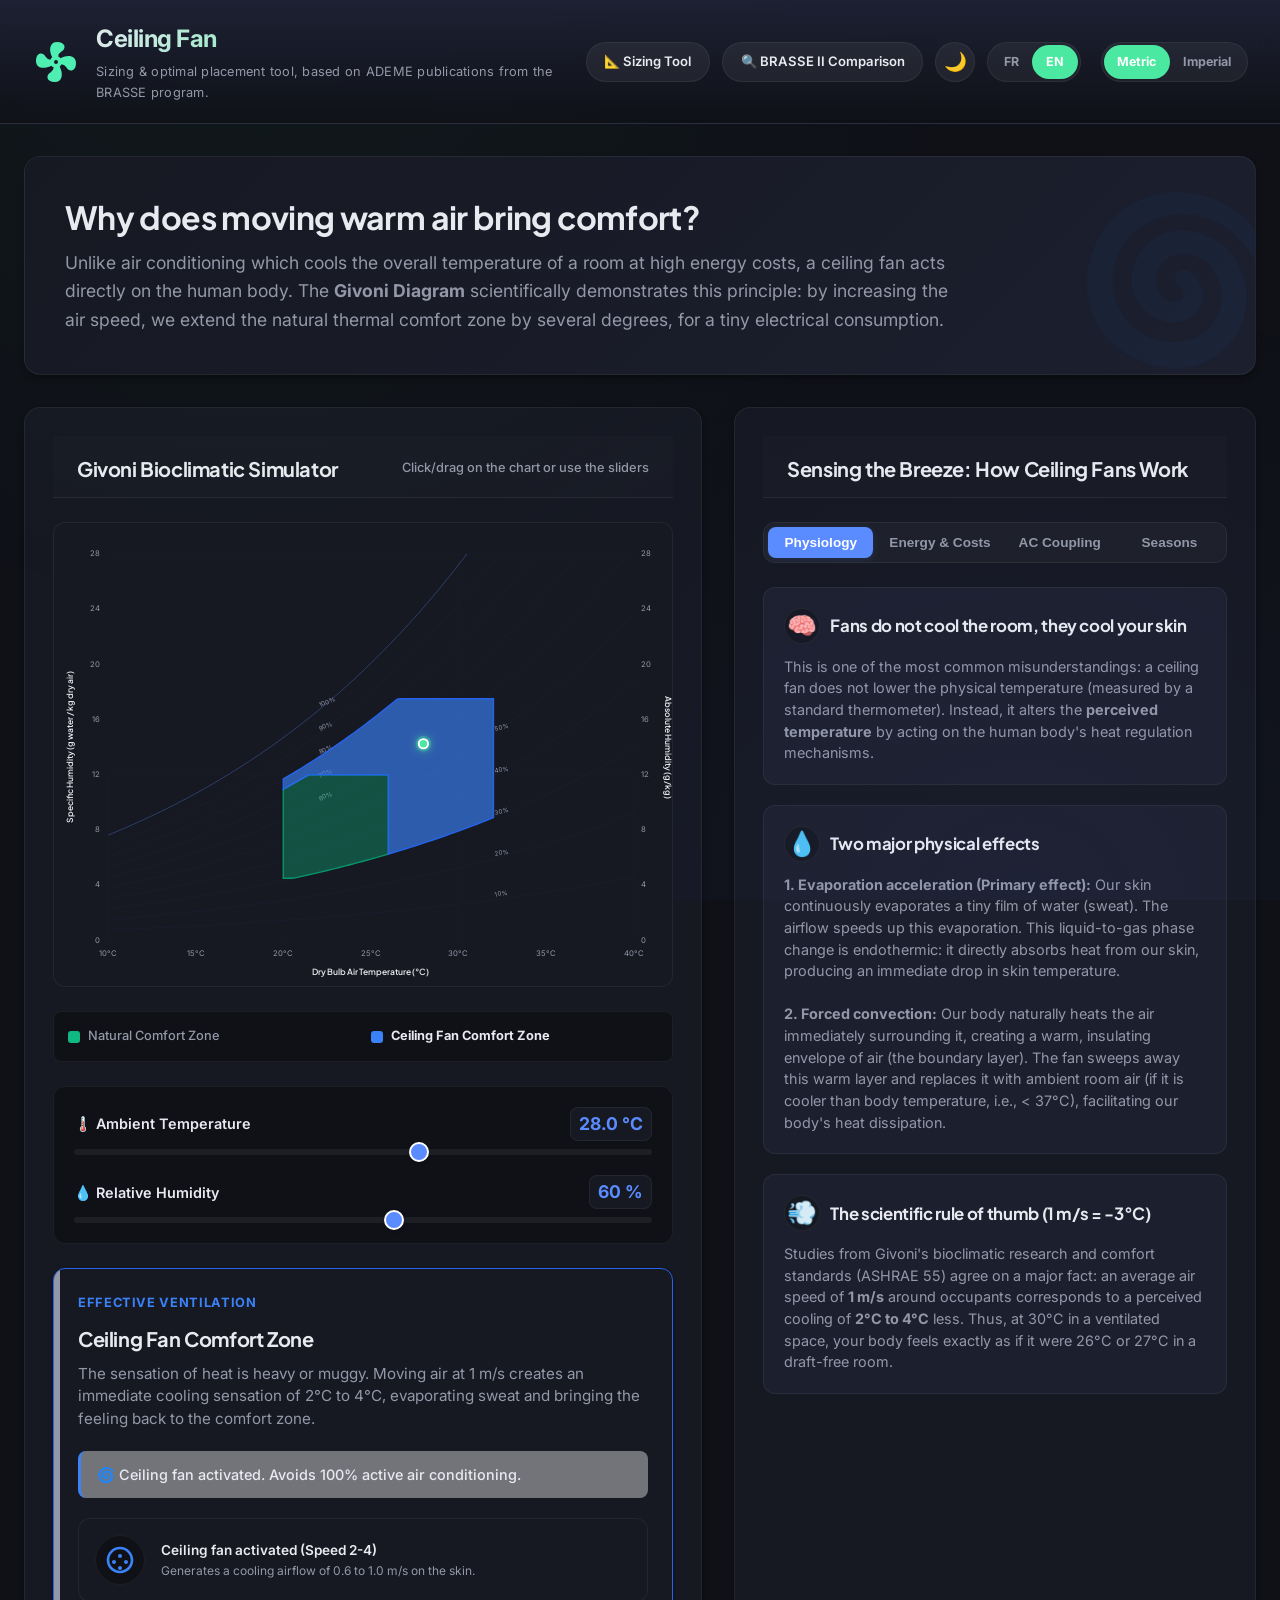
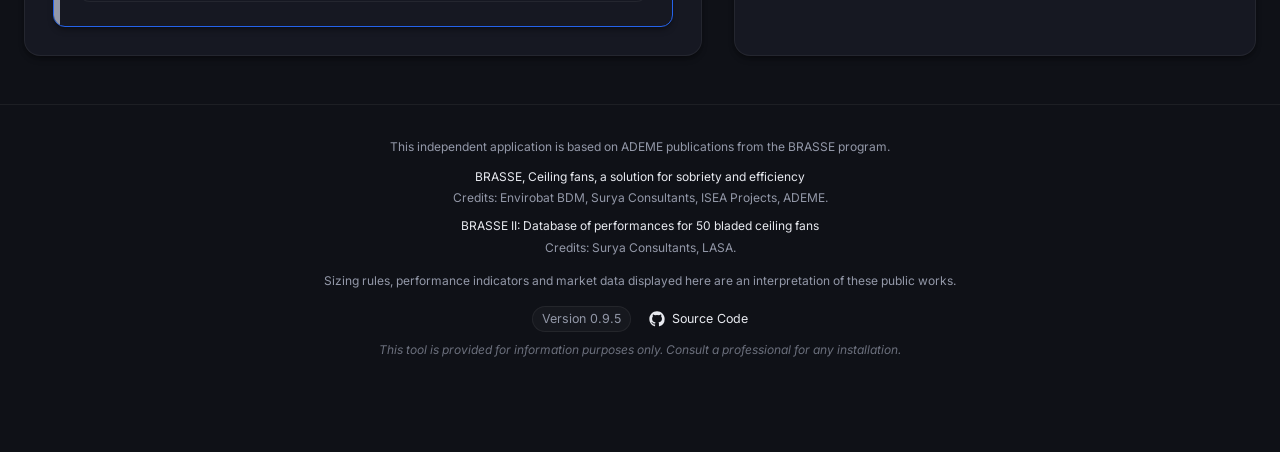
<file: givoni.html>
<!DOCTYPE html>
<html lang="fr">
<head>
    <meta charset="UTF-8">
    <meta name="viewport" content="width=device-width, initial-scale=1.0">
    <title>Comprendre le brasseur d'air : Le Diagramme de Givoni</title>
    <meta name="description" content="Découvrez le diagramme bioclimatique de Givoni interactif. Comprenez comment le brasseur d'air plafonnier améliore le confort thermique de façon sobre et durable en été comme en hiver.">
    <link rel="preconnect" href="https://fonts.googleapis.com">
    <link rel="preconnect" href="https://fonts.gstatic.com" crossorigin>
    <link href="https://fonts.googleapis.com/css2?family=Plus+Jakarta+Sans:wght@300;400;500;600;700;800&family=Inter:wght@300;400;500;600;700&display=swap" rel="stylesheet">
    <link rel="stylesheet" href="styles.css">
    <script src="i18n.js"></script>
    
    <style>
        /* Modern Premium Design System */
        :root {
            /* Map to styles.css Design Tokens */
            --bg-app: var(--bg-primary);
            --bg-panel: var(--bg-secondary);
            --bg-panel-hover: var(--bg-tertiary);
            --border-panel: var(--border);
            --text-main: var(--text-primary);
            --text-muted: var(--text-secondary);
            --text-light: var(--text-muted);
            --primary: var(--blue);
            --primary-glow: var(--blue-dim);
            --primary-light: var(--bg-tertiary);
            --accent-active: var(--accent);
            
            /* Givoni Comfort Zone Colors (Dark Theme) */
            --color-comfort: #10b981;
            --color-comfort-bg: var(--color-comfort);
            --color-comfort-border: #059669;
            
            --color-ventilation: #3b82f6;
            --color-ventilation-bg: var(--color-ventilation);
            --color-ventilation-border: #2563eb;
            
            --color-inertia: #fbbf24;
            --color-inertia-bg: rgba(251, 191, 36, 0.12);
            --color-inertia-border: rgba(251, 191, 36, 0.35);
            
            --color-evaporative: #a78bfa;
            --color-evaporative-bg: rgba(167, 139, 250, 0.1);
            --color-evaporative-border: rgba(167, 139, 250, 0.3);
            
            --color-heating: #94a3b8;
            --color-heating-bg: rgba(148, 163, 184, 0.1);
            --color-heating-border: rgba(148, 163, 184, 0.3);
            
            --color-climatisation: #f87171;
            --color-climatisation-bg: rgba(248, 113, 113, 0.1);
            --color-climatisation-border: rgba(248, 113, 113, 0.3);
            
            --card-shadow: 0 4px 6px -1px rgb(0 0 0 / 0.3), 0 2px 4px -2px rgb(0 0 0 / 0.3);
            --card-shadow-hover: 0 20px 25px -5px rgb(0 0 0 / 0.4), 0 8px 10px -6px rgb(0 0 0 / 0.4);
            --radius-lg: 16px;
            --radius-md: 12px;
            --radius-sm: 8px;
            
            --font-headings: 'Plus Jakarta Sans', sans-serif;
            --font-body: 'Inter', sans-serif;
            --transition-smooth: all 0.3s cubic-bezier(0.4, 0, 0.2, 1);
        }

        [data-theme="light"] {
            /* Givoni Comfort Zone Colors (Light Theme) */
            --color-comfort: #059669;
            --color-comfort-bg: var(--color-comfort);
            --color-comfort-border: #047857;
            
            --color-ventilation: #1d4ed8;
            --color-ventilation-bg: var(--color-ventilation);
            --color-ventilation-border: #1e40af;
            
            --color-inertia: #f59e0b;
            --color-inertia-bg: rgba(245, 158, 11, 0.15);
            --color-inertia-border: rgba(245, 158, 11, 0.4);
            
            --color-evaporative: #8b5cf6;
            --color-evaporative-bg: rgba(139, 92, 246, 0.12);
            --color-evaporative-border: rgba(139, 92, 246, 0.35);
            
            --color-heating: #64748b;
            --color-heating-bg: rgba(100, 116, 139, 0.12);
            --color-heating-border: rgba(100, 116, 139, 0.35);
            
            --color-climatisation: #ef4444;
            --color-climatisation-bg: rgba(239, 68, 68, 0.12);
            --color-climatisation-border: rgba(239, 68, 68, 0.35);
            
            --card-shadow: 0 4px 6px -1px rgb(0 0 0 / 0.05), 0 2px 4px -2px rgb(0 0 0 / 0.05), 0 0 0 1px rgb(0 0 0 / 0.02);
            --card-shadow-hover: 0 20px 25px -5px rgb(0 0 0 / 0.1), 0 8px 10px -6px rgb(0 0 0 / 0.1), 0 0 0 1px rgb(0 0 0 / 0.04);
        }

        /* Basic resets */
        * {
            margin: 0;
            padding: 0;
            box-sizing: border-box;
        }

        body {
            font-family: var(--font-body);
            background-color: var(--bg-app);
            color: var(--text-main);
            line-height: 1.6;
            transition: var(--transition-smooth);
            padding-bottom: 60px;
        }

        h2, h3, h4 {
            font-family: var(--font-headings);
            font-weight: 700;
            letter-spacing: -0.02em;
            line-height: 1.25;
        }

        a {
            color: var(--primary);
            text-decoration: none;
            transition: var(--transition-smooth);
        }
        a:hover {
            text-decoration: underline;
        }



        /* Container & Layout */
        .container {
            max-width: 1400px;
            margin: 2rem auto;
            padding: 0 1.5rem;
        }

        .intro-hero {
            margin-bottom: 2rem;
            background: linear-gradient(135deg, var(--bg-panel) 0%, var(--primary-light) 100%);
            border: 1px solid var(--border-panel);
            border-radius: var(--radius-lg);
            padding: 2.5rem;
            box-shadow: var(--card-shadow);
            position: relative;
            overflow: hidden;
        }

        .intro-hero h2 {
            font-size: 2rem;
            color: var(--text-main);
            margin-bottom: 0.75rem;
        }

        .intro-hero p {
            font-size: 1.1rem;
            color: var(--text-muted);
            max-width: 900px;
        }

        .intro-hero::after {
            content: "🌀";
            position: absolute;
            right: -20px;
            bottom: -30px;
            font-size: 10rem;
            opacity: 0.05;
            transform: rotate(15deg);
        }

        /* Main Workspace Grid */
        .workspace-grid {
            display: grid;
            grid-template-columns: 1.3fr 1fr;
            gap: 2rem;
            margin-bottom: 3rem;
        }

        @media (max-width: 1024px) {
            .workspace-grid {
                grid-template-columns: 1fr;
            }
        }

        /* Panel Container */
        .panel {
            background-color: var(--bg-panel);
            border: 1px solid var(--border-panel);
            border-radius: var(--radius-lg);
            box-shadow: var(--card-shadow);
            padding: 1.75rem;
            transition: var(--transition-smooth);
            display: flex;
            flex-direction: column;
            gap: 1.5rem;
        }

        .panel:hover {
            box-shadow: var(--card-shadow-hover);
        }

        .panel-header {
            display: flex;
            justify-content: space-between;
            align-items: center;
            border-bottom: 1px solid var(--border-panel);
            padding-bottom: 1rem;
        }

        .panel-header h3 {
            font-size: 1.25rem;
            display: flex;
            align-items: center;
            gap: 8px;
        }

        /* Psychrometric SVG styling */
        .chart-container {
            position: relative;
            width: 100%;
            background-color: var(--bg-panel);
            border-radius: var(--radius-md);
            overflow: hidden;
            border: 1px solid var(--border-panel);
        }

        .chart-svg {
            display: block;
            width: 100%;
            height: auto;
            user-select: none;
        }

        /* Dynamic classes inside SVG */
        .svg-grid-line {
            stroke: var(--border-panel);
            stroke-width: 0.5;
            stroke-dasharray: 2,4;
            opacity: 0.25; /* Very subtle grid */
        }
        
        .svg-grid-line-main {
            stroke: var(--border-panel);
            stroke-width: 0.8;
            opacity: 0.45; /* Soft axis grid lines */
        }

        .svg-rh-curve {
            fill: none;
            stroke: var(--primary);
            stroke-width: 0.5;
            opacity: 0.12; /* Subtle RH curves */
        }

        .svg-rh-curve-saturation {
            fill: none;
            stroke: var(--primary);
            stroke-width: 1.2;
            opacity: 0.35; /* Soft saturation curve */
        }

        .svg-chart-label {
            font-family: var(--font-body);
            font-size: 10px;
            fill: var(--text-muted);
        }

        .svg-chart-label-axis {
            font-family: var(--font-headings);
            font-weight: 600;
            font-size: 11px;
            fill: var(--text-main);
        }

        .svg-zone-polygon {
            stroke-width: 1.8;
            cursor: pointer;
            fill-opacity: 0.35; /* Highly visible default baseline */
            transition: var(--transition-smooth);
        }

        .svg-zone-polygon:hover {
            fill-opacity: 0.55;
            stroke-width: 2.8;
        }

        .svg-pointer {
            fill: var(--accent-active);
            stroke: #ffffff;
            stroke-width: 2.5;
            filter: drop-shadow(0 0 6px var(--accent-active));
            transition: cx 0.1s ease-out, cy 0.1s ease-out;
        }

        .svg-pointer-pulse {
            fill: var(--accent-active);
            opacity: 0.3;
            transition: cx 0.1s ease-out, cy 0.1s ease-out;
            animation: pulse-ring 2s infinite;
            transform-origin: center;
        }

        @keyframes pulse-ring {
            0% { r: 5px; opacity: 0.6; }
            100% { r: 18px; opacity: 0; }
        }

        /* SVG Tooltip */
        .svg-tooltip {
            position: absolute;
            background: rgba(15, 23, 42, 0.95);
            color: #ffffff;
            padding: 8px 12px;
            border-radius: var(--radius-sm);
            font-size: 0.75rem;
            pointer-events: none;
            display: none;
            z-index: 10;
            box-shadow: 0 10px 15px -3px rgba(0, 0, 0, 0.3);
            border: 1px solid rgba(255, 255, 255, 0.1);
        }

        /* Sliders Panel */
        .simulator-controls {
            background-color: var(--bg-app);
            padding: 1.25rem;
            border-radius: var(--radius-md);
            border: 1px solid var(--border-panel);
            display: flex;
            flex-direction: column;
            gap: 1.25rem;
        }

        .slider-group {
            display: flex;
            flex-direction: column;
            gap: 0.5rem;
        }

        .slider-label-row {
            display: flex;
            justify-content: space-between;
            align-items: center;
        }

        .slider-title {
            font-size: 0.9rem;
            font-weight: 600;
            display: flex;
            align-items: center;
            gap: 6px;
        }

        .slider-value {
            font-size: 1.1rem;
            font-weight: 700;
            color: var(--primary);
            background: var(--bg-panel);
            padding: 2px 8px;
            border-radius: var(--radius-sm);
            border: 1px solid var(--border-panel);
            min-width: 60px;
            text-align: center;
        }

        .slider-input {
            width: 100%;
            height: 6px;
            background: var(--border-panel);
            border-radius: 3px;
            outline: none;
            -webkit-appearance: none;
            cursor: pointer;
            transition: var(--transition-smooth);
        }

        .slider-input::-webkit-slider-thumb {
            -webkit-appearance: none;
            width: 20px;
            height: 20px;
            border-radius: 50%;
            background: var(--primary);
            border: 2px solid #ffffff;
            box-shadow: 0 2px 4px rgba(0, 0, 0, 0.1);
            transition: var(--transition-smooth);
        }

        .slider-input::-webkit-slider-thumb:hover {
            transform: scale(1.15);
            box-shadow: 0 0 10px var(--primary-glow);
        }

        .slider-input:focus::-webkit-slider-thumb {
            background: var(--accent-active);
        }

        /* Dynamic Diagnostics Card */
        .diagnostic-card {
            border-radius: var(--radius-md);
            padding: 1.5rem;
            border: 1px solid var(--border-panel);
            position: relative;
            overflow: hidden;
            display: flex;
            flex-direction: column;
            gap: 0.75rem;
            transition: var(--transition-smooth);
        }

        .diagnostic-card::before {
            content: "";
            position: absolute;
            left: 0;
            top: 0;
            bottom: 0;
            width: 6px;
            background-color: var(--text-light);
        }

        .diagnostic-status {
            font-size: 0.8rem;
            font-weight: 700;
            text-transform: uppercase;
            letter-spacing: 0.05em;
            color: var(--text-muted);
        }

        .diagnostic-title {
            font-size: 1.25rem;
            font-weight: 700;
            color: var(--text-main);
        }

        .diagnostic-description {
            font-size: 0.95rem;
            color: var(--text-muted);
            line-height: 1.5;
        }

        .diagnostic-action-box {
            margin-top: 0.5rem;
            background-color: rgba(255, 255, 255, 0.4);
            border-radius: var(--radius-sm);
            padding: 0.75rem 1rem;
            border-left: 3px solid var(--primary);
            font-size: 0.9rem;
            color: var(--text-main);
            font-weight: 500;
        }
        
        [data-theme="dark"] .diagnostic-action-box {
            background-color: rgba(0, 0, 0, 0.2);
        }

        /* Interactive Fan Simulation */
        .fan-sim-container {
            display: flex;
            align-items: center;
            gap: 1rem;
            background: var(--bg-panel);
            border: 1px solid var(--border-panel);
            border-radius: var(--radius-md);
            padding: 1rem;
            margin-top: 0.5rem;
        }

        .fan-icon-wrapper {
            position: relative;
            width: 50px;
            height: 50px;
            display: flex;
            align-items: center;
            justify-content: center;
            background: var(--bg-app);
            border-radius: 50%;
            border: 1px solid var(--border-panel);
        }

        .fan-icon-svg {
            width: 32px;
            height: 32px;
            fill: var(--text-muted);
            transform-origin: center;
        }

        /* Fan spin speeds */
        .fan-spin-off {
            animation: none;
        }
        .fan-spin-slow {
            animation: spin 3s linear infinite;
        }
        .fan-spin-medium {
            animation: spin 1.2s linear infinite;
        }
        .fan-spin-fast {
            animation: spin 0.4s linear infinite;
        }

        @keyframes spin {
            0% { transform: rotate(0deg); }
            100% { transform: rotate(360deg); }
        }

        .fan-sim-text {
            display: flex;
            flex-direction: column;
        }

        .fan-sim-label {
            font-size: 0.85rem;
            font-weight: 600;
            color: var(--text-main);
        }

        .fan-sim-value {
            font-size: 0.75rem;
            color: var(--text-muted);
        }

        /* Explanatory Content Panel */
        .info-panel {
            display: flex;
            flex-direction: column;
            gap: 1.5rem;
        }

        .nav-tabs {
            display: flex;
            background-color: rgba(255, 255, 255, 0.03);
            padding: 4px;
            border-radius: var(--radius-md);
            border: 1px solid var(--border-panel);
            gap: 4px;
            overflow-x: auto;
            scrollbar-width: none; /* Hide scrollbar for Firefox */
        }
        
        [data-theme="light"] .nav-tabs {
            background-color: rgba(0, 0, 0, 0.02);
        }
        
        .nav-tabs::-webkit-scrollbar {
            display: none; /* Hide scrollbar for Chrome/Safari/Opera */
        }

        .tab-btn {
            flex: 1;
            padding: 8px 12px;
            font-size: 0.85rem;
            font-weight: 600;
            color: var(--text-muted);
            background: none;
            border: none;
            border-radius: var(--radius-sm);
            cursor: pointer;
            white-space: nowrap;
            transition: var(--transition-smooth);
            text-align: center;
        }

        .tab-btn:hover {
            color: var(--text-main);
            background-color: rgba(255, 255, 255, 0.04);
        }
        
        [data-theme="light"] .tab-btn:hover {
            background-color: rgba(0, 0, 0, 0.03);
        }

        .tab-btn.active {
            color: #ffffff !important;
            background-color: var(--primary);
            box-shadow: 0 2px 8px var(--primary-glow);
        }

        .tab-content {
            display: none;
            animation: fadeIn 0.4s ease;
        }

        .tab-content.active {
            display: block;
        }

        @keyframes fadeIn {
            from { opacity: 0; transform: translateY(6px); }
            to { opacity: 1; transform: translateY(0); }
        }

        /* Educational card list */
        .edu-section {
            display: flex;
            flex-direction: column;
            gap: 1.25rem;
        }

        .edu-card {
            border: 1px solid var(--border-panel);
            border-radius: var(--radius-md);
            padding: 1.25rem;
            background-color: var(--bg-panel-hover);
            transition: var(--transition-smooth);
        }

        .edu-card:hover {
            transform: translateX(4px);
            border-color: var(--text-light);
        }

        .edu-card-header {
            display: flex;
            align-items: center;
            gap: 10px;
            margin-bottom: 0.75rem;
        }

        .edu-card-icon {
            font-size: 1.5rem;
            width: 36px;
            height: 36px;
            display: flex;
            align-items: center;
            justify-content: center;
            background: var(--bg-panel);
            border-radius: 50%;
            border: 1px solid var(--border-panel);
        }

        .edu-card h4 {
            font-size: 1.05rem;
            color: var(--text-main);
        }

        .edu-card p {
            font-size: 0.9rem;
            color: var(--text-muted);
            line-height: 1.5;
        }

        /* Key numbers / statistics */
        .stats-grid {
            display: grid;
            grid-template-columns: 1fr 1fr;
            gap: 1rem;
            margin-top: 1rem;
        }

        .stat-item {
            background-color: var(--bg-panel);
            border: 1px solid var(--border-panel);
            border-radius: var(--radius-sm);
            padding: 1rem;
            text-align: center;
        }

        .stat-number {
            font-family: var(--font-headings);
            font-size: 1.75rem;
            font-weight: 800;
            color: var(--primary);
            line-height: 1.1;
        }

        .stat-label {
            font-size: 0.75rem;
            color: var(--text-muted);
            margin-top: 4px;
            font-weight: 500;
        }

        /* Accordion style comparison table */
        .comparison-table {
            width: 100%;
            border-collapse: collapse;
            font-size: 0.9rem;
            margin-top: 1rem;
        }

        .comparison-table th, .comparison-table td {
            padding: 10px 12px;
            border-bottom: 1px solid var(--border-panel);
            text-align: left;
        }

        .comparison-table th {
            font-weight: 600;
            color: var(--text-main);
            background-color: var(--bg-panel-hover);
        }

        .comparison-table td {
            color: var(--text-muted);
        }

        .comparison-table tr:hover td {
            color: var(--text-main);
            background-color: rgba(255, 255, 255, 0.2);
        }

        /* Legend */
        .legend-grid {
            display: grid;
            grid-template-columns: 1fr 1fr;
            gap: 8px;
            font-size: 0.8rem;
            background: var(--bg-app);
            padding: 10px;
            border-radius: var(--radius-sm);
            border: 1px solid var(--border-panel);
        }

        .legend-item {
            display: flex;
            align-items: center;
            gap: 8px;
            cursor: pointer;
            padding: 4px;
            border-radius: 4px;
            transition: var(--transition-smooth);
        }

        .legend-item:hover {
            background: var(--bg-panel);
        }

        .legend-color {
            width: 12px;
            height: 12px;
            border-radius: 3px;
        }
        
        .legend-text {
            color: var(--text-muted);
            font-weight: 500;
        }

        .legend-item.active .legend-text {
            color: var(--text-main);
            font-weight: 700;
        }

        /* Footer */
        .footer-banner {
            text-align: center;
            margin-top: 4rem;
            padding-top: 2rem;
            border-top: 1px solid var(--border-panel);
            color: var(--text-light);
            font-size: 0.8rem;
        }

        .footer-banner p {
            margin-bottom: 4px;
        }

        /* Responsive adjustments */
        @media (max-width: 600px) {
            .container {
                margin: 1rem auto;
                padding: 0 1rem;
            }
            .intro-hero {
                padding: 1.5rem;
            }
            .intro-hero h2 {
                font-size: 1.5rem;
            }
            .stats-grid {
                grid-template-columns: 1fr;
            }
            .legend-grid {
                grid-template-columns: 1fr;
            }
        }
    </style>
</head>
<body>

    <!-- Header -->
    <header id="app-header">
        <div class="header-content">
            <div class="logo-area">
                <div class="logo-icon">
                    <img src="fan.svg" alt="Brasseur d'air" width="48" height="48">
                </div>
                <div>
                    <h1 data-i18n="app_title">Brasseur d'Air</h1>
                    <a href="#app-footer" class="subtitle subtitle-link" data-i18n="header_subtitle">Outil de dimensionnement &amp; placement optimal, basé sur les publications ADEME du programme BRASSE.</a>
                </div>
            </div>
            <div class="header-controls">
                <a href="index.html" class="header-btn" data-i18n-title="header_btn_sizing" data-i18n="header_btn_sizing">
                    <span>📐</span> Outil Calepinage
                </a>
                <a href="comparatif.html" class="header-btn" data-i18n-title="header_btn_comparatif" data-i18n="header_btn_comparatif">
                    <span>🔍</span> Comparatif BRASSE II
                </a>
                <button id="theme-toggle" class="theme-toggle" type="button" data-i18n-aria="theme_toggle_label" data-i18n-title="theme_toggle_title">
                    <span class="theme-icon">🌙</span>
                </button>
                <div class="lang-switcher">
                    <button class="lang-btn active" data-lang="fr">FR</button>
                    <button class="lang-btn" data-lang="en">EN</button>
                </div>
                <div class="unit-switcher" style="margin-left: 8px;" data-i18n-title="unit_toggle_title">
                    <button class="unit-btn active" data-unit-sys="metric" data-i18n="unit_metric">Métrique</button>
                    <button class="unit-btn" data-unit-sys="imperial" data-i18n="unit_imperial">Impérial</button>
                </div>
            </div>
        </div>
    </header>

    <div class="container">
        
        <!-- Hero Introduction -->
        <section class="intro-hero">
            <h2 data-i18n="givoni_hero_title">Pourquoi brasser de l'air chaud apporte-t-il du confort ?</h2>
            <p data-i18n="givoni_hero_desc">
                Contrairement à la climatisation qui refroidit la température globale d'une pièce à grand renfort d'énergie, le brasseur d'air plafonnier agit directement sur le corps humain. 
                Le <strong>Diagramme de Givoni</strong> démontre scientifiquement ce principe : en augmentant la vitesse de l'air, nous repoussons de plusieurs degrés la zone de confort thermique naturelle, pour une consommation électrique infime.
            </p>
        </section>

        <!-- Main workspace grid: Chart & controls vs Explanations -->
        <div class="workspace-grid">
            
            <!-- Left panel: Interactive Simulator -->
            <section class="panel">
                <div class="panel-header">
                    <h3 data-i18n="givoni_sim_title"><span>📊</span> Simulateur Bioclimatique de Givoni</h3>
                    <span style="font-size: 0.8rem; color: var(--text-light); font-weight: 500;" data-i18n="givoni_sim_helper">
                        Cliquez/glissez sur le graphique ou utilisez les curseurs
                    </span>
                </div>

                <!-- Interactive SVG Chart -->
                <div class="chart-container" id="chart-card">
                    <svg class="chart-svg" viewBox="0 0 800 600" id="givoni-svg">
                        <!-- Definitions (Filters & Clips) -->
                        <defs>
                            <!-- Grids clip path -->
                            <clipPath id="plot-area-clip">
                                <rect x="70" y="40" width="680" height="500" />
                            </clipPath>
                            
                            <!-- Soft glow for active point -->
                            <filter id="glow-effect" x="-20%" y="-20%" width="140%" height="140%">
                                <feGaussianBlur stdDeviation="3" result="blur" />
                                <feComposite in="SourceGraphic" in2="blur" operator="over" />
                            </filter>
                        </defs>

                        <!-- Plot Area Background -->
                        <rect x="70" y="40" width="680" height="500" fill="var(--bg-panel)" />

                        <!-- Grid Lines Group -->
                        <g id="grid-group" clip-path="url(#plot-area-clip)">
                            <!-- Dynamic grid lines will be generated here -->
                        </g>

                        <!-- Relative Humidity Curves Group -->
                        <g id="rh-curves-group" clip-path="url(#plot-area-clip)"></g>

                        <!-- Dynamic Zones (polygons) will be rendered inside this group -->
                        <g id="zones-group" clip-path="url(#plot-area-clip)"></g>

                        <!-- Outer Axis Borders -->
                        <line x1="70" y1="40" x2="70" y2="540" class="svg-grid-line-main" />
                        <line x1="70" y1="540" x2="750" y2="540" class="svg-grid-line-main" />
                        <line x1="750" y1="40" x2="750" y2="540" class="svg-grid-line-main" />
                        <line x1="70" y1="40" x2="750" y2="40" class="svg-grid-line-main" />

                        <!-- Static X-Axis Labels (Temperature) -->
                        <g id="x-axis-labels"></g>
                        <text x="410" y="585" text-anchor="middle" class="svg-chart-label-axis" data-i18n="givoni_x_axis">Température Sèche de l'Air (°C)</text>

                        <!-- Static Y-Axis Labels (Specific Humidity) -->
                        <g id="y-axis-labels"></g>
                        <!-- Left Y-Axis title -->
                        <text x="25" y="290" transform="rotate(-90, 25, 290)" text-anchor="middle" class="svg-chart-label-axis" data-i18n="givoni_y_axis_specific">Humidité Spécifique (g d'eau / kg d'air sec)</text>
                        <!-- Right Y-Axis title -->
                        <text x="790" y="290" transform="rotate(90, 790, 290)" text-anchor="middle" class="svg-chart-label-axis" data-i18n="givoni_y_axis_absolute">Humidité Absolue (g/kg)</text>

                        <!-- Active Climate Point Indicator -->
                        <g clip-path="url(#plot-area-clip)">
                            <circle id="pulse-ring" cx="300" cy="300" r="10" class="svg-pointer-pulse" />
                            <circle id="active-pointer" cx="300" cy="300" r="6" class="svg-pointer" filter="url(#glow-effect)" />
                        </g>
                    </svg>
                    <!-- Floating tooltip on SVG -->
                    <div class="svg-tooltip" id="chart-tooltip">30°C, 50% HR</div>
                </div>

                <!-- Legend -->
                <div class="legend-grid" id="chart-legend">
                    <!-- Dynamic legend items -->
                </div>

                <!-- Sliders for control -->
                <div class="simulator-controls">
                    <!-- Temperature slider -->
                    <div class="slider-group">
                        <div class="slider-label-row">
                            <span class="slider-title" data-i18n="slider_temp_title">🌡️ Température Ambiante</span>
                            <span class="slider-value" id="temp-val">28,0 °C</span>
                        </div>
                        <input type="range" id="temp-slider" class="slider-input" min="10" max="40" step="0.1" value="28">
                    </div>

                    <!-- Humidity slider -->
                    <div class="slider-group">
                        <div class="slider-label-row">
                            <span class="slider-title" data-i18n="slider_hum_title">💧 Humidité Relative</span>
                            <span class="slider-value" id="hum-val">60 %</span>
                        </div>
                        <input type="range" id="hum-slider" class="slider-input" min="10" max="100" step="1" value="60">
                    </div>
                </div>

                <!-- Dynamic Diagnostic Card -->
                <div class="diagnostic-card" id="diag-card">
                    <span class="diagnostic-status" id="diag-status" data-i18n="diag_status_loading">Analyse en cours...</span>
                    <h4 class="diagnostic-title" id="diag-title" data-i18n="diag_title_base">Confort Thermique de Base</h4>
                    <p class="diagnostic-description" id="diag-desc" data-i18n="diag_desc_base">Déterminez le confort en modifiant la température et l'humidité.</p>
                    <div class="diagnostic-action-box" id="diag-action" data-i18n="diag_action_base">Recommandation passive.</div>
                    
                    <!-- Fan speed visualization -->
                    <div class="fan-sim-container" id="fan-sim">
                        <div class="fan-icon-wrapper">
                            <svg class="fan-icon-svg fan-spin-off" id="sim-fan-icon" viewBox="0 0 24 24">
                                <path d="M12 2C6.48 2 2 6.48 2 12s4.48 10 10 10 10-4.48 10-10S17.52 2 12 2zm0 18c-4.41 0-8-3.59-8-8s3.59-8 8-8 8 3.59 8 8-3.59 8-8 8zm0-12.5c.83 0 1.5.67 1.5 1.5s-.67 1.5-1.5 1.5-1.5-.67-1.5-1.5.67-1.5 1.5-1.5zm0 9c.83 0 1.5.67 1.5 1.5s-.67 1.5-1.5 1.5-1.5-.67-1.5-1.5.67-1.5 1.5-1.5zm-4.5-4.5c.83 0 1.5.67 1.5 1.5s-.67 1.5-1.5 1.5-1.5-.67-1.5-1.5.67-1.5 1.5-1.5zm9 0c.83 0 1.5.67 1.5 1.5s-.67 1.5-1.5 1.5-1.5-.67-1.5-1.5.67-1.5 1.5-1.5z"/>
                            </svg>
                        </div>
                        <div class="fan-sim-text">
                            <span class="fan-sim-label" id="fan-sim-state" data-i18n="fan_sim_state_stopped">Brasseur d'air arrêté</span>
                            <span class="fan-sim-value" id="fan-sim-effect" data-i18n="fan_sim_effect_none">Aucun effet de rafraîchissement nécessaire</span>
                        </div>
                    </div>
                </div>
            </section>
            
            <!-- Right panel: Interactive Explanations and documentation -->
            <section class="panel info-panel">
                <div class="panel-header">
                    <h3 data-i18n="explain_title"><span>📖</span> L'utilité du Brasseur d'Air expliquée</h3>
                </div>

                <!-- Documentation Tabs Navigation -->
                <nav class="nav-tabs">
                    <button class="tab-btn active" onclick="switchTab(this, 'tab-physio')" data-i18n="tab_physio">Physiologie</button>
                    <button class="tab-btn" onclick="switchTab(this, 'tab-energy')" data-i18n="tab_energy">Énergie &amp; Coûts</button>
                    <button class="tab-btn" onclick="switchTab(this, 'tab-couplage')" data-i18n="tab_couplage">Couplage Clim</button>
                    <button class="tab-btn" onclick="switchTab(this, 'tab-saisons')" data-i18n="tab_saisons">Saisons</button>
                </nav>

                <!-- Tab 1: Physiologie -->
                <div id="tab-physio" class="tab-content active">
                    <div class="edu-section">
                        <div class="edu-card">
                            <div class="edu-card-header">
                                <span class="edu-card-icon">🧠</span>
                                <h4 data-i18n="physio_title1">Le ventilateur ne refroidit pas la pièce, il refroidit la peau</h4>
                            </div>
                            <p data-i18n="physio_desc1">
                                C'est l'un des malentendus les plus courants : un brasseur d'air n'abaisse pas la température physique (mesurée par un thermomètre classique). En revanche, il modifie la <strong>température ressentie</strong> en agissant sur les mécanismes de régulation thermique du corps humain.
                            </p>
                        </div>

                        <div class="edu-card">
                            <div class="edu-card-header">
                                <span class="edu-card-icon">💧</span>
                                <h4 data-i18n="physio_title2">Deux effets physiques majeurs</h4>
                            </div>
                            <p data-i18n="physio_desc2">
                                <strong>1. L'accélération de l'évaporation (Effet principal) :</strong> Notre peau évapore continuellement une infime pellicule d'eau (la transpiration). Le flux d'air accélère cette évaporation. Ce changement d'état liquide-gaz est endothermique : il absorbe directement la chaleur de notre épiderme, créant une baisse immédiate de température cutanée.<br><br>
                                <strong>2. La convection forcée :</strong> Notre corps chauffe naturellement l'air qui l'entoure immédiatement, créant une enveloppe d'air chaud et isolante (la couche limite). Le brasseur d'air balaie cette enveloppe chaude pour la remplacer par l'air ambiant de la pièce (s'il est plus frais que la température corporelle, soit < 37°C), facilitant la dissipation thermique de notre corps.
                            </p>
                        </div>

                        <div class="edu-card">
                            <div class="edu-card-header">
                                <span class="edu-card-icon">💨</span>
                                <h4 data-i18n="physio_title3">La règle d'or scientifique (1 m/s = -3°C)</h4>
                            </div>
                            <p data-i18n="physio_desc3">
                                Les études issues des travaux bioclimatiques de Givoni et les normes de confort (ASHRAE 55) s'accordent sur un fait majeur : une vitesse d'air moyenne de <strong>1 m/s</strong> au niveau des occupants équivaut à un rafraîchissement ressenti de <strong>2°C à 4°C</strong> de moins. 
                                Ainsi, à 30°C dans un espace brassé, votre corps se comporte exactement comme s'il faisait 26°C ou 27°C dans une pièce sans courant d'air.
                            </p>
                        </div>
                    </div>
                </div>

                <!-- Tab 2: Énergie & Coûts -->
                <div id="tab-energy" class="tab-content">
                    <div class="edu-section">
                        <div class="edu-card">
                            <div class="edu-card-header">
                                <span class="edu-card-icon">⚡</span>
                                <h4 data-i18n="energy_title1">L'incroyable efficacité énergétique du mouvement</h4>
                            </div>
                            <p data-i18n="energy_desc1">
                                Sur le plan thermodynamique, modifier la température globale de milliers de mètres cubes d'air demande une quantité faramineuse d'énergie (utilisation d'un compresseur et cycle de réfrigération). Mettre en mouvement ce même volume pour refroidir uniquement les corps est infiniment plus sobre.
                            </p>
                            <div class="stats-grid">
                                <div class="stat-item">
                                    <div class="stat-number" data-i18n="energy_stat_ratio_num">15x à 40x</div>
                                    <div class="stat-label" data-i18n="energy_stat_ratio_label">Moins d'énergie qu'une clim</div>
                                </div>
                                <div class="stat-item">
                                    <div class="stat-number" data-i18n="energy_stat_power_num">15 à 35 W</div>
                                    <div class="stat-label" data-i18n="energy_stat_power_label">Puissance type d'un BAP</div>
                                </div>
                            </div>
                        </div>

                        <div class="edu-card">
                            <div class="edu-card-header">
                                <span class="edu-card-icon">💰</span>
                                <h4 data-i18n="energy_title2">Comparatif direct de consommation (Données ADEME)</h4>
                            </div>
                            <table class="comparison-table">
                                <thead>
                                    <tr>
                                        <th data-i18n="energy_table_th_criterion">Critère</th>
                                        <th data-i18n="energy_table_th_ac">Climatiseur (Chambre 12m²)</th>
                                        <th data-i18n="energy_table_th_fan">Brasseur d'Air Plafonnier</th>
                                    </tr>
                                </thead>
                                <tbody>
                                    <tr>
                                        <td data-i18n="energy_table_td_power_name">Puissance électrique</td>
                                        <td data-i18n="energy_table_td_power_ac">1 000 W à 2 000 W</td>
                                        <td data-i18n="energy_table_td_power_fan"><strong>15 W à 35 W</strong> (Moteur DC)</td>
                                    </tr>
                                    <tr>
                                        <td data-i18n="energy_table_td_consumption_name">Consommation typique</td>
                                        <td data-i18n="energy_table_td_consumption_ac">500 kWh / an</td>
                                        <td data-i18n="energy_table_td_consumption_fan"><strong>15 à 36 kWh / an</strong> (7% de la clim !)</td>
                                    </tr>
                                    <tr>
                                        <td data-i18n="energy_table_td_cost_name">Coût de fonctionnement</td>
                                        <td data-i18n="energy_table_td_cost_ac">~120 € à 150 € / an</td>
                                        <td data-i18n="energy_table_td_cost_fan"><strong>~3 € à 8 € / an</strong></td>
                                    </tr>
                                    <tr>
                                        <td data-i18n="energy_table_td_carbon_name">Impact carbone</td>
                                        <td data-i18n="energy_table_td_carbon_ac">Élevé (fluides frigorigènes + élec)</td>
                                        <td data-i18n="energy_table_td_carbon_fan"><strong>Négligeable</strong> (pas de fluides)</td>
                                    </tr>
                                </tbody>
                            </table>
                        </div>
                    </div>
                </div>

                <!-- Tab 3: Couplage Clim -->
                <div id="tab-couplage" class="tab-content">
                    <div class="edu-section">
                        <div class="edu-card">
                            <div class="edu-card-header">
                                <span class="edu-card-icon">🤝</span>
                                <h4 data-i18n="couplage_title1">Climatisation + Brasseur : L'alliance thermodynamique gagnante</h4>
                            </div>
                            <p data-i18n="couplage_desc1">
                                Dans les zones tropicales humides ou pendant les canicules extrêmes, la ventilation seule peut ne pas suffire pour atteindre la zone de confort. La solution idéale n'est pas d'allumer la clim à fond, mais d'adopter un <strong>fonctionnement couplé</strong>.
                            </p>
                        </div>

                        <div class="edu-card">
                            <div class="edu-card-header">
                                <span class="edu-card-icon">📈</span>
                                <h4 data-i18n="couplage_title2">Remonter la consigne pour diviser les factures</h4>
                            </div>
                            <p data-i18n="couplage_desc2">
                                En faisant fonctionner simultanément un brasseur d'air plafonnier, la sensation de fraîcheur de 2°C à 3°C vous permet de régler le thermostat de votre climatisation à <strong>27°C au lieu de 25°C</strong> (ou 28°C au lieu de 26°C).<br><br>
                                En physique des bâtiments, <strong>chaque degré supplémentaire sur la consigne de climatisation réduit la consommation d'énergie de 7% à 10%</strong>.
                            </p>
                        </div>

                        <div class="edu-card">
                            <div class="edu-card-header">
                                <span class="edu-card-icon">🎯</span>
                                <h4 data-i18n="couplage_title3">Résultats des Simulations Dynamiques (ADEME - BRASSE)</h4>
                                <span style="font-size: 0.8rem; color: var(--text-light); font-weight: 500;" data-i18n="couplage_subtitle3">Études sur Pointe-à-Pitre (Guadeloupe)</span>
                            </div>
                            <p data-i18n="couplage_desc3">
                                Des simulations thermiques dynamiques (STD) réalisées dans le cadre du programme public BRASSE ont prouvé l'efficacité de ce couplage :
                            </p>
                            <ul style="margin-left: 1.5rem; margin-top: 0.5rem; font-size: 0.9rem; color: var(--text-muted); display:flex; flex-direction:column; gap:6px;">
                                <li data-i18n="couplage_li1"><strong>Cas N°1 (Chambre) :</strong> Le couplage (clim réglée à 27°C + BAP) réduit la facture annuelle de climatisation de <strong>27%</strong> par rapport à une clim seule réglée à 25°C. La consommation du brasseur ne pèse que 7% du total.</li>
                                <li data-i18n="couplage_li2"><strong>Cas N°2 (Bureau tertiaire) :</strong> La consigne relevée à 27°C avec le brasseur d'air génère <strong>20% d'économies d'énergie</strong> sur l'année. Le brasseur d'air ne représente que 4% des consommations du bureau.</li>
                            </ul>
                        </div>
                    </div>
                </div>

                <!-- Tab 4: Saisons (Été/Hiver) -->
                <div id="tab-saisons" class="tab-content">
                    <div class="edu-section">
                        <div class="edu-card">
                            <div class="edu-card-header">
                                <span class="edu-card-icon">☀️</span>
                                <h4 data-i18n="saisons_title1">Le mode été : Confort direct par flux vertical</h4>
                            </div>
                            <p data-i18n="saisons_desc1">
                                En été (ou en climat tropical permanent), le ventilateur tourne dans le sens horaire direct pour propulser l'air du haut vers le bas. Ce flux d'air vertical vient directement balayer la peau des occupants présents dans le cône de soufflage, maximisant le rafraîchissement par évaporation de la sueur.
                            </p>
                        </div>

                        <div class="edu-card">
                            <div class="edu-card-header">
                                <span class="edu-card-icon">❄️</span>
                                <h4 data-i18n="saisons_title2">Le mode hiver : La déstratification thermique</h4>
                            </div>
                            <p data-i18n="saisons_desc2">
                                C'est une loi physique incontournable : l'air chaud (plus léger) monte par convection naturelle et s'accumule sous le plafond. Dans une pièce haute de plafond, l'écart de température peut atteindre 5°C à 10°C entre le sol et le plafond (gaspillage d'énergie massif !).<br><br>
                                En hiver, le brasseur d'air est utilisé pour la <strong>déstratification</strong> :
                            </p>
                            <ul style="margin-left: 1.5rem; margin-top: 0.5rem; font-size: 0.9rem; color: var(--text-muted); display:flex; flex-direction:column; gap:6px;">
                                <li data-i18n="saisons_li1">Il tourne généralement en <strong>mode inverse (anti-horaire)</strong> à basse vitesse pour propulser l'air doux vers le plafond.</li>
                                <li data-i18n="saisons_li2">L'air s'étale sur le plafond et redescend doucement le long des murs sans générer de courant d'air direct froid sur les personnes.</li>
                                <li data-i18n="saisons_li3">Cela homogénéise la chaleur dans toute la pièce, augmentant le confort au niveau du sol et réduisant les besoins de chauffage de l'ordre de <strong>5% à 10%</strong>.</li>
                            </ul>
                        </div>
                    </div>
                </div>
            </section>
        </div>
    </div>

    <!-- Footer -->
    <footer id="app-footer">
        <p class="footer-intro" data-i18n="footer_intro">Cette application indépendante s'appuie sur les publications ADEME du programme BRASSE.</p>
        <ul class="footer-sources">
            <li>
                <a href="https://librairie.ademe.fr/energies/6791-brasse.html" target="_blank" rel="noopener noreferrer" data-i18n="footer_sources_brasse1">BRASSE, Brasseurs d'air, une solution de sobriété et d'efficacité</a>
                <span data-i18n="footer_sources_brasse1_credits">Crédits : Envirobat BDM, Surya Consultants, ISEA Projects, ADEME.</span>
            </li>
            <li>
                <a href="https://librairie.ademe.fr/batiment/9035-brasse-ii-base-de-donnees-des-performances-de-50-brasseurs-d-air-plafonniers-a-pales.html" target="_blank" rel="noopener noreferrer" data-i18n="footer_sources_brasse2">BRASSE II : Base de données des performances de 50 brasseurs d'air plafonniers à pales</a>
                <span data-i18n="footer_sources_brasse2_credits">Crédits : Surya Consultants, LASA.</span>
            </li>
        </ul>
        <p data-i18n="footer_rules_interpretation">Les règles de calepinage, indicateurs de performance et données marché affichés ici sont une interprétation de ces travaux publics.</p>
        <div class="footer-project-links">
            <span class="footer-version" data-i18n="footer_version">Version 0.9.5</span>
            <a class="footer-github-link" href="https://github.com/guilamu/brasseur-dair" target="_blank" rel="noopener noreferrer" aria-label="Accéder au code source sur GitHub">
                <svg viewBox="0 0 24 24" aria-hidden="true" focusable="false">
                    <path d="M12 .5C5.65.5.5 5.65.5 12c0 5.09 3.29 9.4 7.86 10.92.58.11.79-.25.79-.56 0-.28-.01-1.19-.02-2.15-3.2.7-3.88-1.36-3.88-1.36-.53-1.33-1.28-1.68-1.28-1.68-1.05-.72.08-.71.08-.71 1.16.08 1.78 1.2 1.78 1.2 1.03 1.76 2.69 1.25 3.35.95.1-.75.4-1.25.73-1.54-2.56-.29-5.26-1.28-5.26-5.72 0-1.27.45-2.3 1.19-3.11-.12-.29-.52-1.47.11-3.06 0 0 .97-.31 3.19 1.19a11.1 11.1 0 0 1 5.81 0c2.22-1.5 3.19-1.19 3.19-1.19.63 1.59.23 2.77.11 3.06.74.81 1.19 1.84 1.19 3.11 0 4.45-2.71 5.42-5.29 5.71.42.36.79 1.06.79 2.14 0 1.55-.01 2.79-.01 3.17 0 .31.21.68.8.56A11.5 11.5 0 0 0 23.5 12C23.5 5.65 18.35.5 12 .5Z"/>
                </svg>
                <span data-i18n="footer_code_source">Code source</span>
            </a>
        </div>
        <p class="disclaimer" data-i18n="footer_disclaimer">Cet outil est fourni à titre indicatif. Consultez un professionnel pour toute installation.</p>
    </footer>

    <!-- Logic / Math & Interaction script -->
    <script>
        // Setup state variables
        let activeTemp = 28.0;
        let activeHum = 60;
        let activeTheme = 'light';

        // Psychrometric scale settings
        let T_MIN = 10;
        let T_MAX = 40;
        let X_MIN = 0;
        let X_MAX = 28; // g/kg dry air

        function updateScaleSettings() {
            const isImperial = window.I18n.unit === 'imperial';
            if (isImperial) {
                T_MIN = 50;
                T_MAX = 104;
                X_MIN = 0;
                X_MAX = 196;
            } else {
                T_MIN = 10;
                T_MAX = 40;
                X_MIN = 0;
                X_MAX = 28;
            }
        }

        function updateSliderBounds() {
            const isImperial = window.I18n.unit === 'imperial';
            const tempSlider = document.getElementById('temp-slider');
            if (isImperial) {
                tempSlider.min = "50";
                tempSlider.max = "104";
                tempSlider.step = "0.5";
            } else {
                tempSlider.min = "10";
                tempSlider.max = "40";
                tempSlider.step = "0.1";
            }
        }
        
        // SVG dimensions
        const svgW = 800;
        const svgH = 600;
        const mLeft = 70;
        const mRight = 50;
        const mTop = 40;
        const mBottom = 60;
        
        const graphW = svgW - mLeft - mRight;
        const graphH = svgH - mTop - mBottom;

        // Coordinate projection functions
        function toRawSvgX(val) {
            return mLeft + ((val - T_MIN) / (T_MAX - T_MIN)) * graphW;
        }

        function toRawSvgY(val) {
            return svgH - mBottom - ((val - X_MIN) / (X_MAX - X_MIN)) * graphH;
        }

        function toSvgX(T) {
            let val = T;
            if (window.I18n.unit === 'imperial') {
                val = T * 1.8 + 32;
            }
            return toRawSvgX(val);
        }

        function toSvgY(xVal) {
            let val = xVal;
            if (window.I18n.unit === 'imperial') {
                val = xVal * 7;
            }
            return toRawSvgY(val);
        }

        function fromSvgX(svgX) {
            let val = T_MIN + ((svgX - mLeft) / graphW) * (T_MAX - T_MIN);
            if (window.I18n.unit === 'imperial') {
                val = (val - 32) / 1.8;
            }
            return val;
        }

        function fromSvgY(svgY) {
            let val = X_MIN + ((svgH - mBottom - svgY) / graphH) * (X_MAX - X_MIN);
            if (window.I18n.unit === 'imperial') {
                val = val / 7;
            }
            return val;
        }

        // Thermodynamic equations for moist air
        // Saturation vapor pressure pSat in hPa (Arden Buck formula)
        function calcPSat(T) {
            return 6.1121 * Math.exp((17.67 * T) / (T + 243.5));
        }

        // Specific humidity x in g/kg given Temperature and Relative Humidity
        function calcX(T, rh) {
            const pSat = calcPSat(T);
            const pV = (rh / 100) * pSat;
            const pAtm = 1013.25; // standard pressure
            return 621.97 * (pV / (pAtm - pV));
        }

        // Relative humidity given Temperature and Specific humidity
        function calcRH(T, x) {
            const pAtm = 1013.25;
            const pV = (x * pAtm) / (621.97 + x);
            const pSat = calcPSat(T);
            const rh = (pV / pSat) * 100;
            return Math.min(100, Math.max(0, rh));
        }

        // Givoni comfort & strategy zones definition
        const givoniZones = [
            {
                id: 'comfort',
                name: 'Zone de Confort Naturel',
                color: 'var(--color-comfort)',
                bgColor: 'var(--color-comfort-bg)',
                borderColor: 'var(--color-comfort-border)',
                statusText: 'Confort optimal',
                desc: 'Température et humidité idéales. Le métabolisme régule la chaleur corporelle sans assistance active. Profitez de ce confort passif.',
                action: '✅ Conditions parfaites. Aucun traitement thermique requis.',
                fanSpeed: 'off',
                fanLabel: 'Brasseur d\'air arrêté',
                fanDesc: 'Aucune ventilation nécessaire pour le confort thermique.',
                // Base comfort coordinates limits
                tMin: 20, tMax: 26, rhMin: 30, rhMax: 75, xMin: 4.5, xMax: 12
            },
            {
                id: 'ventilation',
                name: 'Zone de Confort Brasseur d\'Air',
                color: 'var(--color-ventilation)',
                bgColor: 'var(--color-ventilation-bg)',
                borderColor: 'var(--color-ventilation-border)',
                statusText: 'Ventilation efficace',
                desc: 'La sensation de chaleur est lourde ou étouffante. La mise en mouvement de l\'air à 1 m/s crée une sensation de fraîcheur immédiate de 2°C à 4°C, évacuant la sueur et ramenant le ressenti dans la zone de confort.',
                action: '🌀 Brasseur d\'air activé. Évite 100% de climatisation active.',
                fanSpeed: 'medium',
                fanLabel: 'Brasseur d\'air activé (Vitesse 2-4)',
                fanDesc: 'Génère un flux d\'air rafraîchissant de 0,6 à 1,0 m/s sur la peau.',
                tMin: 20, tMax: 32, rhMin: 30, rhMax: 80, xMin: 4.5, xMax: 17.5
            },
            {
                id: 'inertia',
                name: 'Inertie & Ventilation Nocturne',
                color: 'var(--color-inertia)',
                bgColor: 'var(--color-inertia-bg)',
                borderColor: 'var(--color-inertia-border)',
                statusText: 'Inertie recommandée',
                desc: 'Climat chaud mais très sec. La chaleur diurne peut être absorbée par l\'inertie de la structure du bâtiment. Une ventilation intensive la nuit refroidit les murs qui restituent la fraîcheur en journée.',
                action: '🏢 Fermez les fenêtres le jour, ventilez fortement la nuit.',
                fanSpeed: 'slow',
                fanLabel: 'Brasseur d\'air lent (Vitesse 1-2)',
                fanDesc: 'Aide à brasser l\'air sec et homogénéiser la température.',
                tMin: 26, tMax: 36, rhMin: 5, rhMax: 30, xMin: 0, xMax: 8
            },
            {
                id: 'evaporative',
                name: 'Rafraîchissement Évaporatif',
                color: 'var(--color-evaporative)',
                bgColor: 'var(--color-evaporative-bg)',
                borderColor: 'var(--color-evaporative-border)',
                statusText: 'Refroidissement adiabatique',
                desc: 'Climat extrêmement chaud et très sec. Ajouter de l\'humidité à l\'air (par brumisation ou refroidisseur évaporatif) absorbe les calories par transition de phase de l\'eau, faisant chuter la température de l\'air de plusieurs degrés.',
                action: '💦 Solution optimale : Brumisation ou rafraîchisseur adiabatique.',
                fanSpeed: 'slow',
                fanLabel: 'Brasseur d\'air en soutien',
                fanDesc: 'Aide à diffuser l\'air refroidi par évaporation.',
                tMin: 26, tMax: 40, rhMin: 0, rhMax: 25, xMin: 0, xMax: 10
            },
            {
                id: 'heating',
                name: 'Chauffage requis (ou Déstratification)',
                color: 'var(--color-heating)',
                bgColor: 'var(--color-heating-bg)',
                borderColor: 'var(--color-heating-border)',
                statusText: 'Climat froid',
                desc: 'Températures trop basses pour le corps habillé léger. Si vous chauffez la pièce, l\'air chaud montera stagner au plafond. Utilisez le brasseur d\'air à très basse vitesse ou en rotation inversée pour faire redescendre cette chaleur (déstratification).',
                action: '🔥 Allumez le chauffage + Brasseur d\'air en mode déstratification (sens inverse).',
                fanSpeed: 'slow-reverse',
                fanLabel: 'Mode Déstratification Hiver activé',
                fanDesc: 'Fait redescendre l\'air chaud accumulé au plafond sans courant d\'air froid.',
                tMin: 10, tMax: 20, rhMin: 0, rhMax: 100, xMin: 0, xMax: 28
            },
            {
                id: 'climatisation',
                name: 'Climatisation nécessaire (Couplage optimal BAP)',
                color: 'var(--color-climatisation)',
                bgColor: 'var(--color-climatisation-bg)',
                borderColor: 'var(--color-climatisation-border)',
                statusText: 'Rafraîchissement requis',
                desc: 'Le climat dépasse les limites physiologiques de la simple ventilation (chaleur lourde extrême ou humidité saturée empêchant l\'évaporation de la sueur). Une climatisation active est requise pour déshumidifier et refroidir l\'espace.',
                action: '❄️ Climatisation active. Réglez la consigne à 27°C et activez le brasseur d\'air !',
                fanSpeed: 'fast',
                fanLabel: 'Couplage Clim + BAP (Économies -25%)',
                fanDesc: 'Permet de relever le thermostat de clim de 2°C pour un confort identique.',
                tMin: 20, tMax: 40, rhMin: 0, rhMax: 100, xMin: 0, xMax: 28
            }
        ];

        // Determine which zone applies to given T, RH and x
        function checkActiveZone(T, RH, x) {
            // First check base heating zone
            if (T < 20) {
                return givoniZones.find(z => z.id === 'heating');
            }
            
            // Comfort zone is high priority
            const zoneComfort = givoniZones.find(z => z.id === 'comfort');
            if (T >= zoneComfort.tMin && T <= zoneComfort.tMax && 
                x >= zoneComfort.xMin && x <= zoneComfort.xMax && 
                RH >= zoneComfort.rhMin && RH <= zoneComfort.rhMax) {
                return zoneComfort;
            }

            // Ventilation zone expands comfort
            const zoneVent = givoniZones.find(z => z.id === 'ventilation');
            if (T >= zoneVent.tMin && T <= zoneVent.tMax && 
                x >= zoneVent.xMin && x <= zoneVent.xMax && 
                RH >= zoneVent.rhMin && RH <= zoneVent.rhMax) {
                return zoneVent;
            }

            // Dry hot inertia zone
            const zoneInertia = givoniZones.find(z => z.id === 'inertia');
            if (T >= zoneInertia.tMin && T <= zoneInertia.tMax && 
                x >= zoneInertia.xMin && x <= zoneInertia.xMax && 
                RH >= zoneInertia.rhMin && RH <= zoneInertia.rhMax) {
                return zoneInertia;
            }

            // Evaporative zone
            const zoneEvap = givoniZones.find(z => z.id === 'evaporative');
            if (T >= zoneEvap.tMin && T <= zoneEvap.tMax && 
                x >= zoneEvap.xMin && x <= zoneEvap.xMax && 
                RH >= zoneEvap.rhMin && RH <= zoneEvap.rhMax) {
                return zoneEvap;
            }

            // Default to climatisation if hot and outside comfort/vent/inertia/evap limits
            return givoniZones.find(z => z.id === 'climatisation');
        }

        // Draw dynamic psychrometric grid and relative humidity lines
        function renderPsychrometricChart() {
            const gridGroup = document.getElementById('grid-group');
            const rhGroup = document.getElementById('rh-curves-group');
            const xLabels = document.getElementById('x-axis-labels');
            const yLabels = document.getElementById('y-axis-labels');

            gridGroup.innerHTML = '';
            rhGroup.innerHTML = '';
            xLabels.innerHTML = '';
            yLabels.innerHTML = '';

            // Draw Temperature Grid Lines (Verticals, every 5°C or 10°F)
            const isImperial = window.I18n.unit === 'imperial';
            const tempStep = isImperial ? 10 : 5;
            for (let T = T_MIN; T <= T_MAX; T += tempStep) {
                const svgX = toRawSvgX(T);
                
                // Grid line
                const line = document.createElementNS('http://www.w3.org/2000/svg', 'line');
                line.setAttribute('x1', svgX);
                line.setAttribute('y1', mTop);
                line.setAttribute('x2', svgX);
                line.setAttribute('y2', svgH - mBottom);
                const isMainLine = isImperial ? (T === 70 || T === 90) : (T === 20 || T === 30);
                line.setAttribute('class', isMainLine ? 'svg-grid-line-main' : 'svg-grid-line');
                gridGroup.appendChild(line);

                // Label below x axis
                const text = document.createElementNS('http://www.w3.org/2000/svg', 'text');
                text.setAttribute('x', svgX);
                text.setAttribute('y', svgH - mBottom + 20);
                text.setAttribute('text-anchor', 'middle');
                text.setAttribute('class', 'svg-chart-label');
                text.textContent = isImperial ? `${T}°F` : `${T}°C`;
                xLabels.appendChild(text);
            }

            // Draw Absolute Humidity Grid Lines (Horizontals, every 4 g/kg or 28 grains/lb)
            const humStep = isImperial ? 28 : 4;
            for (let xVal = X_MIN; xVal <= X_MAX; xVal += humStep) {
                const svgY = toRawSvgY(xVal);
                
                // Grid line
                const line = document.createElementNS('http://www.w3.org/2000/svg', 'line');
                line.setAttribute('x1', mLeft);
                line.setAttribute('y1', svgY);
                line.setAttribute('x2', svgW - mRight);
                line.setAttribute('y2', svgY);
                const isMainLine = isImperial ? (xVal === 84 || xVal === 126) : (xVal === 12 || xVal === 18);
                line.setAttribute('class', isMainLine ? 'svg-grid-line-main' : 'svg-grid-line');
                gridGroup.appendChild(line);

                // Label on Left Y axis
                const textLeft = document.createElementNS('http://www.w3.org/2000/svg', 'text');
                textLeft.setAttribute('x', mLeft - 10);
                textLeft.setAttribute('y', svgY + 3);
                textLeft.setAttribute('text-anchor', 'end');
                textLeft.setAttribute('class', 'svg-chart-label');
                textLeft.textContent = xVal;
                yLabels.appendChild(textLeft);

                // Label on Right Y axis
                const textRight = document.createElementNS('http://www.w3.org/2000/svg', 'text');
                textRight.setAttribute('x', svgW - mRight + 10);
                textRight.setAttribute('y', svgY + 3);
                textRight.setAttribute('text-anchor', 'start');
                textRight.setAttribute('class', 'svg-chart-label');
                textRight.textContent = xVal;
                yLabels.appendChild(textRight);
            }

            // Draw Curved Relative Humidity Lines (10% to 100% saturation)
            const rhValues = [10, 20, 30, 40, 50, 60, 70, 80, 90, 100];
            rhValues.forEach(rh => {
                let points = [];
                for (let T = 10; T <= 40; T += 0.5) {
                    const xVal = calcX(T, rh);
                    points.push(`${toSvgX(T)},${toSvgY(xVal)}`);
                }
                const pathData = "M " + points.join(" L ");
                
                const path = document.createElementNS('http://www.w3.org/2000/svg', 'path');
                path.setAttribute('d', pathData);
                path.setAttribute('class', rh === 100 ? 'svg-rh-curve-saturation' : 'svg-rh-curve');
                rhGroup.appendChild(path);

                // Place RH labels neatly along the curves at specific temperature
                const labelTemp = rh > 50 ? 22 : 32;
                const labelX = toSvgX(labelTemp);
                const labelY = toSvgY(calcX(labelTemp, rh));
                
                if (labelY > mTop && labelY < svgH - mBottom - 10) {
                    const text = document.createElementNS('http://www.w3.org/2000/svg', 'text');
                    text.setAttribute('x', labelX + 3);
                    text.setAttribute('y', labelY - 3);
                    text.setAttribute('transform', `rotate(${(rh > 50 ? -22 : -12)}, ${labelX}, ${labelY})`);
                    text.setAttribute('class', 'svg-chart-label');
                    text.style.fontSize = '8px';
                    text.style.fill = 'var(--text-light)';
                    text.textContent = `${rh}%`;
                    rhGroup.appendChild(text);
                }
            });
        }

        // Calculate non-overlapping Ventilation zone by subtracting Comfort zone
        function getSubtractedVentilationPath() {
            const zoneComfort = givoniZones.find(z => z.id === 'comfort');
            const zoneVent = givoniZones.find(z => z.id === 'ventilation');
            
            let points = [];
            
            // 1. Top boundary: T from 32 down to 20
            for (let T = zoneVent.tMax; T >= zoneVent.tMin; T -= 0.25) {
                const xVal = Math.min(zoneVent.xMax, calcX(T, zoneVent.rhMax));
                points.push({ x: toSvgX(T), y: toSvgY(xVal) });
            }
            
            // 2. Left boundary: at T = 20, go down to comfort top
            const xComfortTop20 = Math.min(zoneComfort.xMax, calcX(zoneComfort.tMin, zoneComfort.rhMax));
            points.push({ x: toSvgX(zoneVent.tMin), y: toSvgY(xComfortTop20) });
            
            // 3. Top of comfort: T from 20 to 26
            for (let T = zoneComfort.tMin; T <= zoneComfort.tMax; T += 0.25) {
                const xVal = Math.min(zoneComfort.xMax, calcX(T, zoneComfort.rhMax));
                points.push({ x: toSvgX(T), y: toSvgY(xVal) });
            }
            
            // 4. Right of comfort: at T = 26, go down to comfort bottom
            const xComfortBottom26 = Math.max(zoneComfort.xMin, calcX(zoneComfort.tMax, zoneComfort.rhMin));
            points.push({ x: toSvgX(zoneComfort.tMax), y: toSvgY(xComfortBottom26) });
            
            // 5. Bottom of ventilation: T from 26 to 32
            for (let T = zoneComfort.tMax; T <= zoneVent.tMax; T += 0.25) {
                const xVal = Math.max(zoneVent.xMin, calcX(T, zoneVent.rhMin));
                points.push({ x: toSvgX(T), y: toSvgY(xVal) });
            }
            
            return "M " + points.map(p => `${p.x} ${p.y}`).join(" L ") + " Z";
        }

        // Helper to attach polygon events
        function attachPolygonEvents(path, zone) {
            path.addEventListener('click', (e) => {
                const centerT = (zone.tMin + zone.tMax) / 2;
                const centerRH = (zone.rhMin + zone.rhMax) / 2;
                
                document.getElementById('temp-slider').value = centerT.toFixed(1);
                document.getElementById('hum-slider').value = Math.round(centerRH);
                
                updateState(centerT, centerRH);
            });
        }

        // Draw curved Givoni Comfort strategy polygons inside the SVG
        function renderComfortZones() {
            const zonesGroup = document.getElementById('zones-group');
            zonesGroup.innerHTML = '';

            // 1. Draw Comfort zone
            const zoneComfort = givoniZones.find(z => z.id === 'comfort');
            let dComfort = "";
            let topPoints = [];
            let bottomPoints = [];
            for (let T = zoneComfort.tMin; T <= zoneComfort.tMax; T += 0.25) {
                const xTop = Math.min(zoneComfort.xMax, calcX(T, zoneComfort.rhMax));
                const xBottom = Math.max(zoneComfort.xMin, calcX(T, zoneComfort.rhMin));
                topPoints.push({ x: toSvgX(T), y: toSvgY(xTop) });
                bottomPoints.push({ x: toSvgX(T), y: toSvgY(xBottom) });
            }
            dComfort = `M ${topPoints[0].x} ${topPoints[0].y}`;
            for (let i = 1; i < topPoints.length; i++) {
                dComfort += ` L ${topPoints[i].x} ${topPoints[i].y}`;
            }
            for (let i = bottomPoints.length - 1; i >= 0; i--) {
                dComfort += ` L ${bottomPoints[i].x} ${bottomPoints[i].y}`;
            }
            dComfort += " Z";

            const pathComfort = document.createElementNS('http://www.w3.org/2000/svg', 'path');
            pathComfort.setAttribute('id', `polygon-comfort`);
            pathComfort.setAttribute('d', dComfort);
            pathComfort.setAttribute('class', 'svg-zone-polygon');
            pathComfort.setAttribute('fill', zoneComfort.bgColor);
            pathComfort.setAttribute('stroke', zoneComfort.borderColor);
            attachPolygonEvents(pathComfort, zoneComfort);
            zonesGroup.appendChild(pathComfort);

            // 2. Draw Ventilation zone (with Comfort zone subtracted)
            const zoneVent = givoniZones.find(z => z.id === 'ventilation');
            let dVent = getSubtractedVentilationPath();
            
            const pathVent = document.createElementNS('http://www.w3.org/2000/svg', 'path');
            pathVent.setAttribute('id', `polygon-ventilation`);
            pathVent.setAttribute('d', dVent);
            pathVent.setAttribute('class', 'svg-zone-polygon');
            pathVent.setAttribute('fill', zoneVent.bgColor);
            pathVent.setAttribute('stroke', zoneVent.borderColor);
            attachPolygonEvents(pathVent, zoneVent);
            zonesGroup.appendChild(pathVent);
        }

        // Build dynamic interactive legend
        function renderLegend() {
            const legendGrid = document.getElementById('chart-legend');
            legendGrid.innerHTML = '';

            givoniZones.filter(z => z.id === 'comfort' || z.id === 'ventilation').forEach(zone => {
                const item = document.createElement('div');
                item.className = 'legend-item';
                item.id = `legend-${zone.id}`;
                
                const colorBox = document.createElement('div');
                colorBox.className = 'legend-color';
                colorBox.style.backgroundColor = zone.color;
                
                const textSpan = document.createElement('span');
                textSpan.className = 'legend-text';
                textSpan.textContent = window.I18n.t(`zone_${zone.id}_name`);

                item.appendChild(colorBox);
                item.appendChild(textSpan);
                
                // Hovering highlighting of SVG polygons
                item.addEventListener('mouseenter', () => {
                    document.querySelectorAll('.svg-zone-polygon').forEach(p => {
                        if (p.id === `polygon-${zone.id}`) {
                            p.style.fillOpacity = '0.75';
                            p.style.strokeWidth = '3.5px';
                        } else {
                            p.style.opacity = '0.15';
                        }
                    });
                });

                item.addEventListener('mouseleave', () => {
                    document.querySelectorAll('.svg-zone-polygon').forEach(p => {
                        p.style.fillOpacity = '';
                        p.style.strokeWidth = '';
                        p.style.opacity = '';
                    });
                });
                
                // Click sets to zone center
                item.addEventListener('click', () => {
                    const centerT = (zone.tMin + zone.tMax) / 2;
                    const centerRH = (zone.rhMin + zone.rhMax) / 2;
                    updateState(centerT, centerRH);
                });

                legendGrid.appendChild(item);
            });
        }

        // Core dynamic update routine
        function updateState(temp, hum) {
            const isImperial = window.I18n.unit === 'imperial';
            let tempC = parseFloat(temp);
            if (isImperial && tempC > 40) {
                tempC = (tempC - 32) / 1.8;
            }
            activeTemp = tempC;
            activeHum = parseInt(hum);

            // Update UI slider values
            const tempDisplay = isImperial ? (activeTemp * 1.8 + 32).toFixed(1) : activeTemp.toFixed(1);
            const tempUnit = isImperial ? '°F' : '°C';
            document.getElementById('temp-val').textContent = `${tempDisplay} ${tempUnit}`;
            document.getElementById('hum-val').textContent = `${activeHum} %`;
            document.getElementById('temp-slider').value = isImperial ? (activeTemp * 1.8 + 32).toFixed(1) : activeTemp;
            document.getElementById('hum-slider').value = activeHum;

            // Calculate moisture parameters
            const xVal = calcX(activeTemp, activeHum);
            
            // Move pointer on chart SVG
            const pointerX = toSvgX(activeTemp);
            const pointerY = toSvgY(xVal);
            
            const pointer = document.getElementById('active-pointer');
            const ring = document.getElementById('pulse-ring');
            pointer.setAttribute('cx', pointerX);
            pointer.setAttribute('cy', pointerY);
            ring.setAttribute('cx', pointerX);
            ring.setAttribute('cy', pointerY);

            // Identify active Givoni Zone
            const activeZone = checkActiveZone(activeTemp, activeHum, xVal);

            // Highlight active legend item, reset others
            document.querySelectorAll('.legend-item').forEach(item => {
                item.classList.remove('active');
            });
            const activeLegend = document.getElementById(`legend-${activeZone.id}`);
            if (activeLegend) activeLegend.classList.add('active');

            // Stylize the SVG polygons
            document.querySelectorAll('.svg-zone-polygon').forEach(poly => {
                if (poly.id === `polygon-${activeZone.id}`) {
                    poly.setAttribute('stroke-width', '3');
                    poly.style.fillOpacity = '0.65'; // Glowing active state
                } else {
                    poly.setAttribute('stroke-width', '1.5');
                    poly.style.fillOpacity = '0.35'; // Clear contrast baseline
                }
            });

            // Update Diagnostic Card
            const card = document.getElementById('diag-card');
            const status = document.getElementById('diag-status');
            const title = document.getElementById('diag-title');
            const desc = document.getElementById('diag-desc');
            const action = document.getElementById('diag-action');
            
            status.textContent = window.I18n.t(`zone_${activeZone.id}_statusText`);
            status.style.color = activeZone.color;
            title.textContent = window.I18n.t(`zone_${activeZone.id}_name`);
            desc.textContent = window.I18n.t(`zone_${activeZone.id}_desc`);
            action.textContent = window.I18n.t(`zone_${activeZone.id}_action`);
            action.style.borderLeftColor = activeZone.color;

            // Diagnostic card soft accent border
            card.style.borderColor = activeZone.borderColor;
            card.style.boxShadow = 'var(--card-shadow)';
            
            // Dynamic Fan animation controls
            const fanIcon = document.getElementById('sim-fan-icon');
            const fanLabel = document.getElementById('fan-sim-state');
            const fanDesc = document.getElementById('fan-sim-effect');

            fanIcon.className = 'fan-icon-svg'; // Reset
            fanIcon.style.fill = activeZone.color;

            if (activeZone.fanSpeed === 'off') {
                fanIcon.classList.add('fan-spin-off');
            } else if (activeZone.fanSpeed === 'slow') {
                fanIcon.classList.add('fan-spin-slow');
            } else if (activeZone.fanSpeed === 'slow-reverse') {
                fanIcon.classList.add('fan-spin-slow');
                fanIcon.style.transform = 'scaleY(-1)'; // visual inverse representation
            } else if (activeZone.fanSpeed === 'medium') {
                fanIcon.classList.add('fan-spin-medium');
            } else if (activeZone.fanSpeed === 'fast') {
                fanIcon.classList.add('fan-spin-fast');
            }

            fanLabel.textContent = window.I18n.t(`zone_${activeZone.id}_fanLabel`);
            fanDesc.textContent = window.I18n.t(`zone_${activeZone.id}_fanDesc`);
        }

        // Tap/Click interaction on psychrometric chart SVG
        function handleChartInteraction(e) {
            const svg = document.getElementById('givoni-svg');
            const rect = svg.getBoundingClientRect();
            
            // Relative coordinates on SVG viewBox coordinates (0 to 800)
            const mouseX = ((e.clientX - rect.left) / rect.width) * svgW;
            const mouseY = ((e.clientY - rect.top) / rect.height) * svgH;

            // Ensure mouse is inside plot borders
            if (mouseX >= mLeft && mouseX <= svgW - mRight && mouseY >= mTop && mouseY <= svgH - mBottom) {
                const T = fromSvgX(mouseX);
                const xVal = fromSvgY(mouseY);
                const rh = calcRH(T, xVal);

                // Bound sliders values safely
                const boundedT = Math.min(T_MAX, Math.max(T_MIN, T));
                const boundedRH = Math.min(100, Math.max(10, rh));

                updateState(boundedT.toFixed(1), Math.round(boundedRH));
            }
        }

        // Setup chart event listeners for dragging
        let isDragging = false;
        const svgElement = document.getElementById('givoni-svg');
        const tooltip = document.getElementById('chart-tooltip');

        svgElement.addEventListener('mousedown', (e) => {
            isDragging = true;
            handleChartInteraction(e);
        });

        window.addEventListener('mouseup', () => {
            isDragging = false;
        });

        svgElement.addEventListener('mousemove', (e) => {
            const rect = svgElement.getBoundingClientRect();
            const mouseX = ((e.clientX - rect.left) / rect.width) * svgW;
            const mouseY = ((e.clientY - rect.top) / rect.height) * svgH;

            // Handle tooltip display
            if (mouseX >= mLeft && mouseX <= svgW - mRight && mouseY >= mTop && mouseY <= svgH - mBottom) {
                const T = fromSvgX(mouseX);
                const xVal = fromSvgY(mouseY);
                const rh = calcRH(T, xVal);

                tooltip.style.display = 'block';
                tooltip.style.left = `${e.clientX - rect.left + 15}px`;
                tooltip.style.top = `${e.clientY - rect.top + 15}px`;
                const displayT = window.I18n.unit === 'imperial' ? T * 1.8 + 32 : T;
                const displayX = window.I18n.unit === 'imperial' ? xVal * 7 : xVal;
                tooltip.textContent = window.I18n.format(
                    window.I18n.t('chart_tooltip_format'),
                    displayT.toFixed(1),
                    Math.round(rh),
                    displayX.toFixed(1)
                );
            } else {
                tooltip.style.display = 'none';
            }

            if (isDragging) {
                handleChartInteraction(e);
            }
        });

        svgElement.addEventListener('mouseleave', () => {
            tooltip.style.display = 'none';
            isDragging = false;
        });

        // Touch event support for mobile
        svgElement.addEventListener('touchstart', (e) => {
            if (e.touches.length === 1) {
                isDragging = true;
                handleChartInteraction(e.touches[0]);
                e.preventDefault();
            }
        }, { passive: false });

        svgElement.addEventListener('touchmove', (e) => {
            if (isDragging && e.touches.length === 1) {
                handleChartInteraction(e.touches[0]);
                e.preventDefault();
            }
        }, { passive: false });

        svgElement.addEventListener('touchend', () => {
            isDragging = false;
        });

        // Sliders change event listeners
        document.getElementById('temp-slider').addEventListener('input', (e) => {
            updateState(e.target.value, activeHum);
        });

        document.getElementById('hum-slider').addEventListener('input', (e) => {
            updateState(activeTemp, e.target.value);
        });

        // Tabs switcher
        function switchTab(btn, tabId) {
            document.querySelectorAll('.tab-btn').forEach(b => {
                b.classList.remove('active');
            });
            document.querySelectorAll('.tab-content').forEach(content => {
                content.classList.remove('active');
            });

            btn.classList.add('active');
            document.getElementById(tabId).classList.add('active');
        }

        // Theme switching logic matching index.html
        const themeBtn = document.getElementById('theme-toggle');
        themeBtn.addEventListener('click', () => {
            const icon = themeBtn.querySelector('.theme-icon');
            const isLight = document.documentElement.getAttribute('data-theme') === 'light';
            if (isLight) {
                document.documentElement.removeAttribute('data-theme');
                localStorage.setItem('brasse-theme', 'dark');
                if (icon) icon.textContent = '🌙';
                activeTheme = 'dark';
            } else {
                document.documentElement.setAttribute('data-theme', 'light');
                localStorage.setItem('brasse-theme', 'light');
                if (icon) icon.textContent = '☀️';
                activeTheme = 'light';
            }
            // Trigger redrawing to adjust grid line opacity or dynamic styles
            renderPsychrometricChart();
            renderComfortZones();
            updateState(activeTemp, activeHum);
        });

        // Initialize logo spin animation matching index.html
        function initLogoSpin() {
            const logoIcon = document.querySelector('.logo-icon');
            const logoImage = logoIcon ? logoIcon.querySelector('img') : null;
            if (!logoIcon || !logoImage || typeof logoImage.animate !== 'function') {
                return;
            }

            if (window.matchMedia && window.matchMedia('(prefers-reduced-motion: reduce)').matches) {
                return;
            }

            const animation = logoImage.animate(
                [
                    { transform: 'rotate(0deg)' },
                    { transform: 'rotate(360deg)' },
                ],
                {
                    duration: 12000,
                    iterations: Infinity,
                    easing: 'linear',
                }
            );

            let appliedPlaybackRate = 1;
            let currentPlaybackRate = 1;
            let targetPlaybackRate = 1;
            let playbackRateFrame = null;
            let lastPlaybackFrameTime = null;

            const setPlaybackRate = (rate) => {
                appliedPlaybackRate = rate;
                if (typeof animation.updatePlaybackRate === 'function') {
                    animation.updatePlaybackRate(rate);
                    return;
                }

                animation.playbackRate = rate;
            };

            const startPlaybackLoop = () => {
                if (playbackRateFrame !== null) {
                    return;
                }

                lastPlaybackFrameTime = null;
                const step = (now) => {
                    if (lastPlaybackFrameTime === null) {
                        lastPlaybackFrameTime = now;
                    }

                    const deltaSeconds = (now - lastPlaybackFrameTime) / 1000;
                    lastPlaybackFrameTime = now;
                    const accelerating = targetPlaybackRate > currentPlaybackRate;
                    const timeConstant = accelerating ? 0.16 : 1.8;
                    const alpha = 1 - Math.exp(-deltaSeconds / timeConstant);

                    currentPlaybackRate += (targetPlaybackRate - currentPlaybackRate) * alpha;

                    if (Math.abs(targetPlaybackRate - currentPlaybackRate) < 0.01) {
                        currentPlaybackRate = targetPlaybackRate;
                    }

                    setPlaybackRate(currentPlaybackRate);

                    if (Math.abs(targetPlaybackRate - currentPlaybackRate) >= 0.01) {
                        playbackRateFrame = requestAnimationFrame(step);
                        return;
                    }

                    playbackRateFrame = null;
                    lastPlaybackFrameTime = null;
                };

                playbackRateFrame = requestAnimationFrame(step);
            };

            const animatePlaybackRate = (targetRate) => {
                targetPlaybackRate = targetRate;
                currentPlaybackRate = appliedPlaybackRate;
                startPlaybackLoop();
            };

            setPlaybackRate(1);
            logoIcon.addEventListener('pointerenter', () => animatePlaybackRate(20));
            logoIcon.addEventListener('pointerleave', () => animatePlaybackRate(1));
        }

        // Initial launch
        window.addEventListener('DOMContentLoaded', () => {
            // Initialize translations
            window.I18n.init();
            updateScaleSettings();
            updateSliderBounds();

            // Listen for language changes to update localized dynamic elements
            window.addEventListener('languagechange', () => {
                renderLegend();
                updateState(activeTemp, activeHum);
            });

            // Listen for unit changes to update scale and redraw
            window.addEventListener('unitchange', () => {
                updateScaleSettings();
                updateSliderBounds();
                renderPsychrometricChart();
                renderComfortZones();
                renderLegend();
                updateState(activeTemp, activeHum);
            });

            // Theme initialization matching index.html
            const savedTheme = localStorage.getItem('brasse-theme');
            const icon = themeBtn ? themeBtn.querySelector('.theme-icon') : null;
            if (savedTheme === 'light') {
                document.documentElement.setAttribute('data-theme', 'light');
                if (icon) icon.textContent = '☀️';
                activeTheme = 'light';
            } else {
                document.documentElement.removeAttribute('data-theme');
                if (icon) icon.textContent = '🌙';
                activeTheme = 'dark';
            }

            renderPsychrometricChart();
            renderComfortZones();
            renderLegend();
            updateState(activeTemp, activeHum);

            // Start logo spinning
            initLogoSpin();
        });
    </script>
</body>
</html>
</file>
<file: styles.css>
/* =============================================
   BRASSE — Brasseur d'Air Placement Tool
   Design System & Styles
   ============================================= */

/* --- CSS Variables / Design Tokens --- */
:root {
    /* Colors */
    --bg-primary: #0f1117;
    --bg-secondary: #161822;
    --bg-tertiary: #1c1f2e;
    --bg-card: #1e2235;
    --bg-card-hover: #242840;
    --bg-input: #12141e;
    --bg-input-focus: #181c2a;
    
    --text-primary: #e8eaf0;
    --text-secondary: #9398a8;
    --text-muted: #5c6178;
    --text-accent: #64d8a0;
    
    --accent: #4ae8a0;
    --accent-dim: #2d8f64;
    --accent-glow: rgba(74, 232, 160, 0.15);
    
    --blue: #5b8cff;
    --blue-dim: rgba(91, 140, 255, 0.15);
    --orange: #ff9f43;
    --orange-dim: rgba(255, 159, 67, 0.15);
    --red: #ff6b6b;
    --red-dim: rgba(255, 107, 107, 0.15);
    --yellow: #ffd93d;
    --yellow-dim: rgba(255, 217, 61, 0.15);
    --purple: #a78bfa;
    --purple-dim: rgba(167, 139, 250, 0.15);
    
    --border: rgba(255, 255, 255, 0.06);
    --border-focus: rgba(74, 232, 160, 0.4);
    
    --shadow-sm: 0 1px 3px rgba(0, 0, 0, 0.3);
    --shadow-md: 0 4px 12px rgba(0, 0, 0, 0.4);
    --shadow-lg: 0 8px 32px rgba(0, 0, 0, 0.5);
    --shadow-glow: 0 0 24px rgba(74, 232, 160, 0.08);
    
    /* Typography */
    --font: 'Inter', -apple-system, BlinkMacSystemFont, 'Segoe UI', sans-serif;
    
    /* Spacing */
    --radius-sm: 8px;
    --radius-md: 12px;
    --radius-lg: 16px;
    --radius-xl: 20px;
    
    /* Transitions */
    --transition-fast: 150ms ease;
    --transition: 250ms ease;
    --transition-slow: 400ms ease;

    /* Canvas (used by JS) */
    --canvas-bg: #12141e;
    --canvas-room-fill: #181c2a;
    --canvas-room-stroke: #3a3f5a;
    --canvas-grid: rgba(74, 232, 160, 0.15);
    --canvas-fan-fill: rgba(74, 232, 160, 0.06);
    --canvas-fan-stroke: rgba(74, 232, 160, 0.25);
    --canvas-fan-blade-fill: rgba(74, 232, 160, 0.2);
    --canvas-fan-blade-stroke: rgba(74, 232, 160, 0.4);
    --canvas-fan-dot: #4ae8a0;
    --canvas-dim-color: #9398a8;
    --canvas-wall-color: rgba(255, 159, 67, 0.8);
    --canvas-floor: #2a2e42;
    --canvas-rod: #5c6178;
    --canvas-body: #3a3f5a;
    --canvas-blade-ok: rgba(74, 232, 160, 0.6);
    --canvas-flow: rgba(91, 140, 255, 0.2);
    --canvas-sec-line: rgba(255, 107, 107, 0.3);
    --canvas-sec-text: rgba(255, 107, 107, 0.5);
    --canvas-sec-fill: rgba(255, 107, 107, 0.08);
    --canvas-label-muted: #5c6178;
    --canvas-diag-bg: rgba(255, 107, 107, 0.15);
    --canvas-diag-border: rgba(255, 107, 107, 0.55);
    --canvas-diag-text: rgba(255, 214, 214, 0.95);
}

/* --- Light Theme --- */
[data-theme="light"] {
    --bg-primary: #f4f5f7;
    --bg-secondary: #ffffff;
    --bg-tertiary: #f0f1f4;
    --bg-card: #eaecf0;
    --bg-card-hover: #e0e2e8;
    --bg-input: #ffffff;
    --bg-input-focus: #f8f9fb;

    --text-primary: #1a1d2b;
    --text-secondary: #545a6e;
    --text-muted: #8a90a2;
    --text-accent: #1d8c5a;

    --accent: #22b573;
    --accent-dim: #1d8c5a;
    --accent-glow: rgba(34, 181, 115, 0.12);

    --blue: #3b6fef;
    --blue-dim: rgba(59, 111, 239, 0.12);
    --orange: #e08730;
    --orange-dim: rgba(224, 135, 48, 0.12);
    --red: #d94444;
    --red-dim: rgba(217, 68, 68, 0.12);
    --yellow: #d4a812;
    --yellow-dim: rgba(212, 168, 18, 0.12);
    --purple: #7c5cbf;
    --purple-dim: rgba(124, 92, 191, 0.12);

    --border: rgba(0, 0, 0, 0.09);
    --border-focus: rgba(34, 181, 115, 0.5);

    --shadow-sm: 0 1px 3px rgba(0, 0, 0, 0.06);
    --shadow-md: 0 4px 12px rgba(0, 0, 0, 0.08);
    --shadow-lg: 0 8px 32px rgba(0, 0, 0, 0.1);
    --shadow-glow: 0 0 24px rgba(34, 181, 115, 0.06);

    /* Canvas */
    --canvas-bg: #e8eaef;
    --canvas-room-fill: #f5f6f8;
    --canvas-room-stroke: #c0c4d0;
    --canvas-grid: rgba(34, 181, 115, 0.18);
    --canvas-fan-fill: rgba(34, 181, 115, 0.08);
    --canvas-fan-stroke: rgba(34, 181, 115, 0.35);
    --canvas-fan-blade-fill: rgba(34, 181, 115, 0.15);
    --canvas-fan-blade-stroke: rgba(34, 181, 115, 0.45);
    --canvas-fan-dot: #22b573;
    --canvas-dim-color: #6b7080;
    --canvas-wall-color: rgba(224, 135, 48, 0.85);
    --canvas-floor: #d0d3dc;
    --canvas-rod: #8a90a2;
    --canvas-body: #a0a5b5;
    --canvas-blade-ok: rgba(34, 181, 115, 0.7);
    --canvas-flow: rgba(59, 111, 239, 0.18);
    --canvas-sec-line: rgba(217, 68, 68, 0.3);
    --canvas-sec-text: rgba(217, 68, 68, 0.65);
    --canvas-sec-fill: rgba(217, 68, 68, 0.06);
    --canvas-label-muted: #8a90a2;
    --canvas-diag-bg: rgba(217, 68, 68, 0.1);
    --canvas-diag-border: rgba(217, 68, 68, 0.45);
    --canvas-diag-text: rgba(140, 30, 30, 0.95);
}

/* --- Reset & Base --- */
*, *::before, *::after {
    box-sizing: border-box;
    margin: 0;
    padding: 0;
}

html {
    font-size: 16px;
    scroll-behavior: smooth;
}

body {
    font-family: var(--font);
    background: var(--bg-primary);
    color: var(--text-primary);
    line-height: 1.6;
    min-height: 100vh;
    -webkit-font-smoothing: antialiased;
    -moz-osx-font-smoothing: grayscale;
}

/* Subtle grid background */
body::before {
    content: '';
    position: fixed;
    inset: 0;
    background: 
        radial-gradient(ellipse at 20% 0%, rgba(74, 232, 160, 0.04) 0%, transparent 50%),
        radial-gradient(ellipse at 80% 100%, rgba(91, 140, 255, 0.04) 0%, transparent 50%);
    pointer-events: none;
    z-index: 0;
}

/* --- Header --- */
#app-header {
    position: relative;
    z-index: 10;
    background: linear-gradient(180deg, rgba(30, 34, 53, 0.95), rgba(15, 17, 23, 0.9));
    border-bottom: 1px solid var(--border);
    backdrop-filter: blur(12px);
}

.header-content {
    max-width: 1400px;
    margin: 0 auto;
    padding: 1.25rem 2rem;
    display: flex;
    align-items: center;
    justify-content: space-between;
    gap: 1rem;
}

.logo-area {
    display: flex;
    align-items: center;
    gap: 1rem;
}

.logo-icon {
    width: 48px;
    height: 48px;
    display: flex;
    align-items: center;
    justify-content: center;
}

.logo-icon img {
    width: 48px;
    height: 48px;
    /* Colorize the black SVG to match --accent (#4ae8a0) */
    filter: invert(76%) sepia(52%) saturate(450%) hue-rotate(100deg) brightness(95%);
    transform-origin: center;
    will-change: transform;
}

.logo-area h1 {
    font-size: 1.5rem;
    font-weight: 700;
    letter-spacing: -0.02em;
    background: linear-gradient(120deg, var(--text-primary) 0%, var(--accent) 32%, #8cf7c4 52%, var(--blue) 76%, var(--text-primary) 100%);
    background-size: 220% 220%;
    background-position: 0% 50%;
    -webkit-background-clip: text;
    -webkit-text-fill-color: transparent;
    background-clip: text;
    animation: title-gradient-shift 7s ease-in-out infinite;
}

@keyframes title-gradient-shift {
    0% {
        background-position: 0% 50%;
    }
    50% {
        background-position: 100% 50%;
    }
    100% {
        background-position: 0% 50%;
    }
}

.subtitle {
    font-size: 0.8rem;
    color: var(--text-secondary);
    font-weight: 400;
    letter-spacing: 0.02em;
}

.subtitle-link {
    display: inline-flex;
    align-items: center;
    text-decoration: none;
    transition: color var(--transition-fast), opacity var(--transition-fast);
}

.subtitle-link:hover,
.subtitle-link:focus-visible {
    color: var(--text-primary);
}

.subtitle-link:focus-visible {
    outline: 2px solid rgba(74, 232, 160, 0.45);
    outline-offset: 4px;
    border-radius: 4px;
}

.header-badge {
    font-size: 0.7rem;
    font-weight: 600;
    padding: 0.35rem 0.75rem;
    background: var(--accent-glow);
    color: var(--accent);
    border: 1px solid rgba(74, 232, 160, 0.2);
    border-radius: 20px;
    text-transform: uppercase;
    letter-spacing: 0.05em;
    white-space: nowrap;
}

.header-controls {
    display: flex;
    align-items: center;
    gap: 0.75rem;
    flex-shrink: 0;
}

.header-btn {
    display: inline-flex;
    align-items: center;
    justify-content: center;
    gap: 0.45rem;
    height: 40px;
    padding: 0 1.1rem;
    background: rgba(255, 255, 255, 0.06);
    border: 1px solid var(--border);
    border-radius: 20px;
    cursor: pointer;
    color: var(--text-primary);
    font-family: var(--font);
    font-size: 0.82rem;
    font-weight: 600;
    text-decoration: none;
    transition: background var(--transition-fast), color var(--transition-fast),
                transform var(--transition-fast), box-shadow var(--transition-fast);
    white-space: nowrap;
}

.header-btn:hover {
    background: rgba(255, 255, 255, 0.1);
    color: var(--accent);
    transform: translateY(-1.5px);
    box-shadow: 0 4px 12px rgba(0, 0, 0, 0.15);
}

[data-theme="light"] .header-btn {
    background: rgba(0, 0, 0, 0.04);
}

[data-theme="light"] .header-btn:hover {
    background: rgba(0, 0, 0, 0.08);
    color: var(--accent);
}

/* --- Language & Unit Switchers --- */
.lang-switcher, .unit-switcher {
    display: inline-flex;
    background: rgba(255, 255, 255, 0.05);
    padding: 2px;
    border-radius: 20px;
    border: 1px solid var(--border);
    height: 40px;
    align-items: center;
}

[data-theme="light"] .lang-switcher, [data-theme="light"] .unit-switcher {
    background: rgba(0, 0, 0, 0.04);
}

.lang-btn, .unit-btn {
    background: transparent;
    border: none;
    height: 34px;
    padding: 0 0.85rem;
    border-radius: 17px;
    font-family: var(--font);
    font-size: 0.78rem;
    font-weight: 700;
    color: var(--text-secondary);
    cursor: pointer;
    transition: background var(--transition-fast), color var(--transition-fast);
}

.lang-btn.active, .unit-btn.active {
    background: var(--accent);
    color: #ffffff;
}

.lang-btn:hover:not(.active), .unit-btn:hover:not(.active) {
    color: var(--text-primary);
}


/* --- Main Layout --- */
#app-main {
    position: relative;
    z-index: 1;
    max-width: 1400px;
    margin: 0 auto;
    padding: 2rem;
    display: grid;
    grid-template-columns: 380px 1fr;
    gap: 2rem;
    align-items: start;
}

/* --- Panel --- */
.panel {
    background: var(--bg-secondary);
    border: 1px solid var(--border);
    border-radius: var(--radius-lg);
    overflow: hidden;
}

.panel-header {
    padding: 1.25rem 1.5rem;
    border-bottom: 1px solid var(--border);
    background: rgba(255, 255, 255, 0.01);
}

.panel-header h2 {
    font-size: 1rem;
    font-weight: 600;
    display: flex;
    align-items: center;
    gap: 0.5rem;
    color: var(--text-primary);
}

.panel-icon {
    font-size: 1.1rem;
}

/* --- Input Panel --- */
#input-panel {
    position: sticky;
    top: 2rem;
}

#calc-form {
    padding: 1.25rem 1.5rem;
    display: flex;
    flex-direction: column;
    gap: 1.25rem;
}

/* Fieldset / Input Groups */
.input-group {
    border: none;
    padding: 0;
}

.input-group legend {
    font-size: 0.75rem;
    font-weight: 600;
    text-transform: uppercase;
    letter-spacing: 0.06em;
    color: var(--text-muted);
    margin-bottom: 0.75rem;
    display: flex;
    align-items: center;
    gap: 0.5rem;
}

.optional-tag {
    font-size: 0.65rem;
    font-weight: 500;
    text-transform: none;
    letter-spacing: 0;
    color: var(--text-muted);
    background: rgba(255, 255, 255, 0.04);
    padding: 0.15rem 0.4rem;
    border-radius: 4px;
}

.input-row {
    display: flex;
    gap: 0.75rem;
}

.input-field {
    flex: 1;
    display: flex;
    flex-direction: column;
    gap: 0.35rem;
}

.input-field.full-width {
    flex-basis: 100%;
}

.input-field label {
    font-size: 0.8rem;
    font-weight: 500;
    color: var(--text-secondary);
}

.input-with-unit {
    display: flex;
    align-items: stretch;
    border-radius: var(--radius-sm);
    overflow: hidden;
    border: 1px solid var(--border);
    background: var(--bg-input);
    transition: border-color var(--transition), box-shadow var(--transition);
}

.input-with-unit:focus-within {
    border-color: var(--border-focus);
    box-shadow: 0 0 0 3px rgba(74, 232, 160, 0.08);
}

.input-with-unit input {
    flex: 1;
    min-width: 0;
    padding: 0.6rem 0.75rem;
    background: transparent;
    border: none;
    color: var(--text-primary);
    font-family: var(--font);
    font-size: 0.9rem;
    font-weight: 500;
    outline: none;
}

.input-with-unit input::placeholder {
    color: var(--text-muted);
    font-weight: 400;
}

.unit {
    display: flex;
    align-items: center;
    padding: 0 0.75rem;
    font-size: 0.8rem;
    font-weight: 500;
    color: var(--text-muted);
    background: rgba(255, 255, 255, 0.02);
    border-left: 1px solid var(--border);
    user-select: none;
}

.input-hint {
    font-size: 0.7rem;
    color: var(--text-muted);
    margin-top: 0.1rem;
}

/* Select */
.select-wrapper {
    position: relative;
}

.select-wrapper select {
    width: 100%;
    padding: 0.6rem 2rem 0.6rem 0.75rem;
    background: var(--bg-input);
    border: 1px solid var(--border);
    border-radius: var(--radius-sm);
    color: var(--text-primary);
    font-family: var(--font);
    font-size: 0.85rem;
    font-weight: 500;
    outline: none;
    cursor: pointer;
    appearance: none;
    background-image: url("data:image/svg+xml,%3Csvg xmlns='http://www.w3.org/2000/svg' width='12' height='12' viewBox='0 0 24 24' fill='none' stroke='%239398a8' stroke-width='2'%3E%3Cpolyline points='6 9 12 15 18 9'%3E%3C/polyline%3E%3C/svg%3E");
    background-repeat: no-repeat;
    background-position: right 0.75rem center;
    transition: border-color var(--transition), box-shadow var(--transition);
}

.select-wrapper select:focus {
    border-color: var(--border-focus);
    box-shadow: 0 0 0 3px rgba(74, 232, 160, 0.08);
}

.select-wrapper select:disabled {
    opacity: 0.55;
    cursor: not-allowed;
}

.select-wrapper select option {
    background: var(--bg-secondary);
    color: var(--text-primary);
}

/* Primary Button */
.btn-primary {
    display: flex;
    align-items: center;
    justify-content: center;
    gap: 0.5rem;
    width: 100%;
    padding: 0.85rem 1.5rem;
    background: linear-gradient(135deg, #30c77b, #28a868);
    color: #fff;
    font-family: var(--font);
    font-size: 0.9rem;
    font-weight: 600;
    border: none;
    border-radius: var(--radius-sm);
    cursor: pointer;
    transition: transform var(--transition-fast), box-shadow var(--transition);
    box-shadow: 0 2px 12px rgba(48, 199, 123, 0.25);
}

.btn-primary:hover {
    transform: translateY(-1px);
    box-shadow: 0 4px 20px rgba(48, 199, 123, 0.35);
}

.btn-primary:active {
    transform: translateY(0);
}

.btn-icon {
    font-size: 1rem;
}

/* Usage info card */
.info-card {
    margin: 0 1.5rem 1.5rem;
    padding: 1rem 1.25rem;
    background: var(--bg-tertiary);
    border: 1px solid var(--border);
    border-radius: var(--radius-md);
}

.info-card h3 {
    font-size: 0.85rem;
    font-weight: 600;
    margin-bottom: 0.75rem;
    color: var(--accent);
}

.info-grid {
    display: flex;
    flex-direction: column;
    gap: 0.5rem;
}

.info-item {
    display: flex;
    justify-content: space-between;
    align-items: center;
}

.info-label {
    font-size: 0.75rem;
    color: var(--text-muted);
}

.info-value {
    font-size: 0.8rem;
    font-weight: 600;
    color: var(--text-primary);
}

/* --- Results Panel --- */
.placeholder-message {
    padding: 4rem 2rem;
    text-align: center;
    color: var(--text-secondary);
}

.placeholder-icon {
    font-size: 3rem;
    margin-bottom: 1rem;
    opacity: 0.3;
    animation: spin-slow 8s linear infinite;
}

.placeholder-message p {
    font-size: 0.9rem;
    max-width: 360px;
    margin: 0 auto;
    line-height: 1.7;
}

.hidden {
    display: none !important;
}

/* Summary Cards */
.summary-grid {
    display: grid;
    grid-template-columns: repeat(4, 1fr);
    gap: 0.75rem;
    padding: 1.5rem;
}

.summary-card {
    padding: 1.1rem 1rem;
    background: var(--bg-tertiary);
    border: 1px solid var(--border);
    border-radius: var(--radius-md);
    text-align: center;
    transition: transform var(--transition-fast), box-shadow var(--transition);
}

.summary-card:hover {
    transform: translateY(-2px);
    box-shadow: var(--shadow-md);
}

.card-value {
    font-size: 1.6rem;
    font-weight: 700;
    line-height: 1.2;
    margin-bottom: 0.25rem;
}

.card-label {
    font-size: 0.7rem;
    font-weight: 500;
    color: var(--text-muted);
    text-transform: uppercase;
    letter-spacing: 0.04em;
}

.card-fans .card-value { color: var(--blue); }
.card-diameter .card-value { color: var(--accent); }
.card-mounting .card-value {
    color: var(--orange);
    font-size: 1rem;
    min-height: 1.92rem;
    display: flex;
    align-items: center;
    justify-content: center;
}
.card-ce .card-value { color: var(--purple); }

/* Results Sections */
.results-section {
    padding: 1.25rem 1.5rem;
    border-top: 1px solid var(--border);
}

.results-section h3 {
    font-size: 0.85rem;
    font-weight: 600;
    color: var(--text-secondary);
    margin-bottom: 1rem;
    text-transform: uppercase;
    letter-spacing: 0.04em;
}

.results-explanation {
    display: flex;
    flex-direction: column;
    gap: 0.85rem;
}

.results-explanation p {
    padding: 0.85rem 1rem;
    background: var(--bg-tertiary);
    border: 1px solid var(--border);
    border-radius: var(--radius-sm);
    color: var(--text-secondary);
    font-size: 0.9rem;
    line-height: 1.7;
}

.results-explanation strong {
    color: var(--text-primary);
    font-weight: 600;
}

.tooltip-term {
    position: relative;
    display: inline-flex;
    align-items: center;
    border-bottom: 1px dotted rgba(255, 255, 255, 0.35);
    cursor: help;
    color: var(--text-primary);
}

.tooltip-term::after {
    content: attr(data-tooltip);
    position: absolute;
    left: 50%;
    bottom: calc(100% + 10px);
    transform: translateX(-50%) translateY(4px);
    min-width: 220px;
    max-width: 280px;
    padding: 0.65rem 0.8rem;
    background: rgba(14, 16, 24, 0.97);
    border: 1px solid rgba(91, 140, 255, 0.35);
    border-radius: var(--radius-sm);
    box-shadow: var(--shadow-md);
    color: var(--text-primary);
    font-size: 0.75rem;
    font-weight: 500;
    line-height: 1.5;
    text-transform: none;
    letter-spacing: 0;
    white-space: normal;
    opacity: 0;
    pointer-events: none;
    z-index: 20;
    transition: opacity var(--transition-fast), transform var(--transition-fast);
}

.tooltip-term::before {
    content: '';
    position: absolute;
    left: 50%;
    bottom: calc(100% + 4px);
    transform: translateX(-50%) translateY(4px);
    border-width: 6px;
    border-style: solid;
    border-color: rgba(14, 16, 24, 0.97) transparent transparent transparent;
    opacity: 0;
    pointer-events: none;
    z-index: 20;
    transition: opacity var(--transition-fast), transform var(--transition-fast);
}

.tooltip-term:hover::after,
.tooltip-term:hover::before,
.tooltip-term:focus::after,
.tooltip-term:focus::before {
    opacity: 1;
    transform: translateX(-50%) translateY(0);
}

/* Constraints */
.constraints-accordion summary {
    display: flex;
    align-items: center;
    justify-content: space-between;
    cursor: pointer;
    list-style: none;
}

.constraints-accordion summary::-webkit-details-marker {
    display: none;
}

.constraints-accordion summary::after {
    content: '▾';
    font-size: 0.9rem;
    color: var(--text-muted);
    transition: transform var(--transition-fast);
}

.constraints-accordion[open] summary::after {
    transform: rotate(180deg);
}

.constraints-accordion summary h3 {
    margin-bottom: 0;
}

.constraints-accordion .constraints-list {
    margin-top: 0.85rem;
}

.constraints-list {
    list-style: none;
    display: flex;
    flex-direction: column;
    gap: 0.5rem;
}

.constraint-item {
    display: flex;
    align-items: center;
    gap: 0.75rem;
    padding: 0.7rem 1rem;
    background: var(--bg-tertiary);
    border-radius: var(--radius-sm);
    font-size: 0.82rem;
    border: 1px solid var(--border);
    transition: background var(--transition-fast);
}

.constraint-item:hover {
    background: var(--bg-card-hover);
}

.constraint-icon {
    font-size: 1rem;
    flex-shrink: 0;
}

.constraint-label {
    flex: 1;
    color: var(--text-secondary);
}

.constraint-value {
    font-weight: 600;
    font-size: 0.8rem;
    white-space: nowrap;
}

.constraint-item.pass { border-left: 3px solid var(--accent); }
.constraint-item.pass .constraint-value { color: var(--accent); }

.constraint-item.warn { border-left: 3px solid var(--orange); }
.constraint-item.warn .constraint-value { color: var(--orange); }

.constraint-item.fail { border-left: 3px solid var(--red); }
.constraint-item.fail .constraint-value { color: var(--red); }

/* Visualization */
.viz-container {
    display: grid;
    grid-template-columns: 1fr;
    gap: 1rem;
    padding: 1.5rem;
    border-top: 1px solid var(--border);
}

.viz-block {
    background: var(--bg-tertiary);
    border: 1px solid var(--border);
    border-radius: var(--radius-md);
    overflow: hidden;
}

.viz-block h3 {
    font-size: 0.75rem;
    font-weight: 600;
    color: var(--text-muted);
    text-transform: uppercase;
    letter-spacing: 0.05em;
    padding: 0.75rem 1rem;
    border-bottom: 1px solid var(--border);
}

.canvas-wrapper {
    padding: 0.75rem;
    display: flex;
    justify-content: center;
    align-items: center;
}

canvas {
    width: 100%;
    height: auto;
    border-radius: var(--radius-sm);
}

/* Metrics Grid */
.metrics-grid {
    display: grid;
    grid-template-columns: repeat(auto-fill, minmax(200px, 1fr));
    gap: 0.6rem;
}

.metric-item {
    display: flex;
    justify-content: space-between;
    align-items: center;
    padding: 0.65rem 0.85rem;
    background: var(--bg-tertiary);
    border-radius: var(--radius-sm);
    border: 1px solid var(--border);
}

.metric-label {
    font-size: 0.75rem;
    color: var(--text-muted);
}

.metric-value {
    font-size: 0.85rem;
    font-weight: 600;
    color: var(--text-primary);
}

/* Diameter Recommendation */
.market-note {
    margin-bottom: 0.9rem;
    color: var(--text-secondary);
    font-size: 0.84rem;
    line-height: 1.6;
}

.diameter-ideal-display {
    display: flex;
    align-items: baseline;
    justify-content: center;
    gap: 0.3rem;
    margin-bottom: 0.4rem;
}

.diameter-ideal-number {
    font-size: 2.5rem;
    font-weight: 800;
    color: var(--accent);
    line-height: 1;
}

.diameter-ideal-unit {
    font-size: 1rem;
    font-weight: 500;
    color: rgba(74, 232, 160, 0.7);
}

.diameter-range-info {
    text-align: center;
    font-size: 0.82rem;
    color: var(--text-muted);
    margin-bottom: 1.2rem;
}

.diameter-range-bar-container {
    max-width: 300px;
    margin: 0 auto;
}

.diameter-slider {
    -webkit-appearance: none;
    appearance: none;
    width: 100%;
    height: 6px;
    background: linear-gradient(90deg, rgba(74, 232, 160, 0.2), rgba(74, 232, 160, 0.45));
    border-radius: 3px;
    outline: none;
    cursor: pointer;
    margin: 0;
}

.diameter-slider::-webkit-slider-thumb {
    -webkit-appearance: none;
    width: 18px;
    height: 18px;
    background: var(--accent);
    border-radius: 50%;
    cursor: grab;
    box-shadow: 0 0 10px rgba(74, 232, 160, 0.5);
    transition: box-shadow 0.2s ease;
}

.diameter-slider::-webkit-slider-thumb:active {
    cursor: grabbing;
    box-shadow: 0 0 18px rgba(74, 232, 160, 0.7);
    transform: scale(1.15);
}

.diameter-slider::-moz-range-thumb {
    width: 18px;
    height: 18px;
    background: var(--accent);
    border-radius: 50%;
    cursor: grab;
    border: none;
    box-shadow: 0 0 10px rgba(74, 232, 160, 0.5);
}

.diameter-slider::-moz-range-track {
    height: 6px;
    background: linear-gradient(90deg, rgba(74, 232, 160, 0.2), rgba(74, 232, 160, 0.45));
    border-radius: 3px;
    border: none;
}

.diameter-slider:disabled {
    opacity: 0.4;
    cursor: not-allowed;
}

.diameter-range-endpoints {
    display: flex;
    justify-content: space-between;
    margin-top: 0.5rem;
    font-size: 0.72rem;
    color: var(--text-muted);
}

/* --- Footer --- */
#app-footer {
    position: relative;
    z-index: 1;
    max-width: 1400px;
    margin: 0 auto;
    padding: 2rem;
    text-align: center;
    border-top: 1px solid var(--border);
}

#app-footer p {
    font-size: 0.75rem;
    color: var(--text-muted);
    line-height: 1.6;
}

#app-footer .footer-intro {
    color: var(--text-secondary);
    margin-bottom: 0.65rem;
}

.footer-sources {
    list-style: none;
    display: flex;
    flex-direction: column;
    gap: 0.55rem;
    margin: 0 0 0.9rem;
    padding: 0;
}

.footer-sources li {
    display: flex;
    flex-direction: column;
    gap: 0.15rem;
    font-size: 0.75rem;
    line-height: 1.6;
    color: var(--text-muted);
}

.footer-sources a {
    color: var(--text-primary);
    text-decoration: none;
}

.footer-sources a:hover {
    color: var(--accent);
    text-decoration: underline;
}

.footer-project-links {
    display: flex;
    justify-content: center;
    align-items: center;
    flex-wrap: wrap;
    gap: 0.9rem 1.1rem;
    margin: 0.95rem 0 0.55rem;
}

.footer-version,
.footer-github-link {
    display: inline-flex;
    align-items: center;
    gap: 0.45rem;
    font-size: 0.78rem;
    line-height: 1.4;
}

.footer-version {
    color: var(--text-secondary);
    padding: 0.2rem 0.55rem;
    border: 1px solid var(--border);
    border-radius: 999px;
    background: rgba(255, 255, 255, 0.03);
}

.footer-github-link {
    color: var(--text-primary);
    text-decoration: none;
}

.footer-github-link:hover,
.footer-github-link:focus-visible {
    color: var(--accent);
    text-decoration: underline;
}

.footer-github-link svg {
    width: 1rem;
    height: 1rem;
    fill: currentColor;
    flex-shrink: 0;
}

#app-footer .disclaimer {
    margin-top: 0.25rem;
    font-style: italic;
    opacity: 0.7;
}

/* --- Animations --- */
@keyframes fadeInUp {
    from {
        opacity: 0;
        transform: translateY(12px);
    }
    to {
        opacity: 1;
        transform: translateY(0);
    }
}

.animate-in {
    animation: fadeInUp 0.4s ease forwards;
}

.animate-in:nth-child(1) { animation-delay: 0ms; }
.animate-in:nth-child(2) { animation-delay: 60ms; }
.animate-in:nth-child(3) { animation-delay: 120ms; }
.animate-in:nth-child(4) { animation-delay: 180ms; }

/* --- Responsive --- */

@media (max-width: 960px) {
    #app-main {
        grid-template-columns: 1fr;
        padding: 1rem;
    }

    #input-panel {
        position: static;
    }

    .summary-grid {
        grid-template-columns: repeat(2, 1fr);
    }

    .header-content {
        padding: 1rem;
    }
}

/* --- Tablet : header commence à déborder --- */
@media (max-width: 768px) {
    .header-content {
        flex-wrap: wrap;
        padding: 0.75rem 1rem;
        gap: 0.5rem 1rem;
    }

    /* Logo prend tout l'espace disponible sur la 1re ligne */
    .logo-area {
        flex: 1 1 auto;
        min-width: 0;
    }

    .logo-area h1 {
        font-size: 1.25rem;
    }

    /* Contrôles passent sur la 2e ligne, alignés à droite */
    .header-controls {
        width: 100%;
        justify-content: flex-end;
        flex-wrap: wrap;
        gap: 0.5rem;
    }
}

/* --- Mobile : réduction agressive --- */
@media (max-width: 540px) {
    .header-content {
        padding: 0.65rem 0.875rem;
    }

    .logo-area h1 {
        font-size: 1.1rem;
    }

    /* Sous-titre trop long sur petit écran */
    .subtitle {
        display: none;
    }

    /* Logo icône légèrement réduit */
    .logo-icon,
    .logo-icon img {
        width: 38px;
        height: 38px;
    }

    /* Lien "Pourquoi le brasseur d'air ?" → icône seule */
    .header-btn {
        width: 38px;
        height: 38px;
        padding: 0;
        font-size: 0;       /* masque le texte nœud */
        border-radius: 50%;
    }

    .header-btn span {
        font-size: 1.1rem;  /* garde l'emoji visible */
    }

    /* Switchers de langue et unité légèrement compressés */
    .lang-switcher,
    .unit-switcher {
        height: 38px;
    }

    .lang-btn,
    .unit-btn {
        height: 32px;
        padding: 0 0.55rem;
        font-size: 0.72rem;
    }

    /* Bouton thème */
    .theme-toggle {
        width: 38px;
        height: 38px;
    }

    /* Contrôles centrés sur très petits écrans */
    .header-controls {
        justify-content: center;
    }
}

/* --- Très petits écrans (≤ 400 px) --- */
@media (max-width: 400px) {
    .logo-icon,
    .logo-icon img {
        width: 32px;
        height: 32px;
    }

    .logo-area {
        gap: 0.6rem;
    }

    .logo-area h1 {
        font-size: 1rem;
    }

    .lang-switcher,
    .unit-switcher {
        height: 34px;
    }

    .lang-btn,
    .unit-btn {
        height: 28px;
        padding: 0 0.45rem;
        font-size: 0.68rem;
    }

    .theme-toggle,
    .header-btn {
        width: 34px;
        height: 34px;
    }

    .header-controls {
        gap: 0.35rem;
    }
}

@media (max-width: 600px) {
    .input-row {
        flex-direction: column;
    }

    .summary-grid {
        grid-template-columns: 1fr 1fr;
        gap: 0.5rem;
        padding: 1rem;
    }

    .viz-container {
        padding: 1rem;
    }

    .metrics-grid {
        grid-template-columns: 1fr;
    }
}

/* Scrollbar styling */
::-webkit-scrollbar {
    width: 8px;
}

::-webkit-scrollbar-track {
    background: var(--bg-primary);
}

::-webkit-scrollbar-thumb {
    background: var(--bg-card);
    border-radius: 4px;
}

::-webkit-scrollbar-thumb:hover {
    background: var(--bg-card-hover);
}

/* --- Light Theme Overrides --- */
[data-theme="light"] body::before {
    background:
        radial-gradient(ellipse at 20% 0%, rgba(34, 181, 115, 0.05) 0%, transparent 50%),
        radial-gradient(ellipse at 80% 100%, rgba(59, 111, 239, 0.05) 0%, transparent 50%);
}

[data-theme="light"] #app-header {
    background: linear-gradient(180deg, rgba(255, 255, 255, 0.97), rgba(244, 245, 247, 0.95));
}

[data-theme="light"] .logo-icon img {
    filter: invert(40%) sepia(60%) saturate(600%) hue-rotate(110deg) brightness(90%);
}

[data-theme="light"] .logo-area h1 {
    background: linear-gradient(120deg, var(--text-primary) 0%, var(--accent) 32%, #1d8c5a 52%, var(--blue) 76%, var(--text-primary) 100%);
    background-size: 220% 220%;
    background-position: 0% 50%;
    -webkit-background-clip: text;
    -webkit-text-fill-color: transparent;
    background-clip: text;
}

[data-theme="light"] .tooltip-term::after {
    background: rgba(255, 255, 255, 0.97);
    border-color: rgba(0, 0, 0, 0.12);
    color: var(--text-primary);
}

[data-theme="light"] .tooltip-term::before {
    border-color: rgba(255, 255, 255, 0.97) transparent transparent transparent;
}

[data-theme="light"] .btn-primary {
    background: linear-gradient(135deg, #22b573, #1a9a60);
    box-shadow: 0 2px 12px rgba(34, 181, 115, 0.2);
}

[data-theme="light"] .btn-primary:hover {
    box-shadow: 0 4px 20px rgba(34, 181, 115, 0.3);
}

[data-theme="light"] .diameter-slider {
    background: linear-gradient(90deg, rgba(34, 181, 115, 0.2), rgba(34, 181, 115, 0.4));
}

[data-theme="light"] .diameter-slider::-webkit-slider-thumb {
    background: var(--accent);
    box-shadow: 0 0 8px rgba(34, 181, 115, 0.4);
}

[data-theme="light"] .diameter-slider::-moz-range-thumb {
    background: var(--accent);
    box-shadow: 0 0 8px rgba(34, 181, 115, 0.4);
}

[data-theme="light"] .diameter-slider::-moz-range-track {
    background: linear-gradient(90deg, rgba(34, 181, 115, 0.2), rgba(34, 181, 115, 0.4));
}

/* --- Theme Toggle Button --- */
.theme-toggle {
    display: flex;
    align-items: center;
    justify-content: center;
    width: 40px;
    height: 40px;
    background: rgba(255, 255, 255, 0.06);
    border: 1px solid var(--border);
    border-radius: 50%;
    cursor: pointer;
    color: var(--text-secondary);
    font-size: 1.15rem;
    transition: background var(--transition-fast), color var(--transition-fast),
                transform var(--transition-fast), box-shadow var(--transition-fast);
    flex-shrink: 0;
}

.theme-toggle:hover {
    background: rgba(255, 255, 255, 0.1);
    color: var(--text-primary);
    transform: scale(1.08);
}

[data-theme="light"] .theme-toggle {
    background: rgba(0, 0, 0, 0.04);
}

[data-theme="light"] .theme-toggle:hover {
    background: rgba(0, 0, 0, 0.08);
}

/* --- Disclaimer Modal (first-load validation) --- */
.modal-overlay {
    position: fixed;
    inset: 0;
    z-index: 1000;
    display: flex;
    align-items: center;
    justify-content: center;
    padding: 1.5rem;
    background: rgba(8, 9, 14, 0.78);
    backdrop-filter: blur(6px);
    animation: modal-fade-in 250ms ease forwards;
}

[data-theme="light"] .modal-overlay {
    background: rgba(30, 33, 45, 0.55);
}

.modal-card {
    max-width: 520px;
    width: 100%;
    padding: 2rem 2.25rem 1.75rem;
    background: var(--bg-secondary);
    border: 1px solid var(--border);
    border-radius: var(--radius-lg);
    box-shadow: var(--shadow-lg);
    text-align: center;
    animation: modal-pop-in 300ms cubic-bezier(0.2, 0.8, 0.2, 1) forwards;
}

.modal-icon {
    font-size: 2.25rem;
    line-height: 1;
    margin-bottom: 0.75rem;
}

.modal-title {
    font-size: 1.15rem;
    font-weight: 700;
    color: var(--text-primary);
    margin-bottom: 1rem;
    letter-spacing: -0.01em;
}

.modal-text {
    font-size: 0.92rem;
    line-height: 1.7;
    color: var(--text-secondary);
    margin-bottom: 1.75rem;
}

#disclaimer-accept {
    width: auto;
    min-width: 180px;
    margin: 0 auto;
}

@keyframes modal-fade-in {
    from { opacity: 0; }
    to { opacity: 1; }
}

@keyframes modal-pop-in {
    from {
        opacity: 0;
        transform: translateY(16px) scale(0.97);
    }
    to {
        opacity: 1;
        transform: translateY(0) scale(1);
    }
}
</file>
